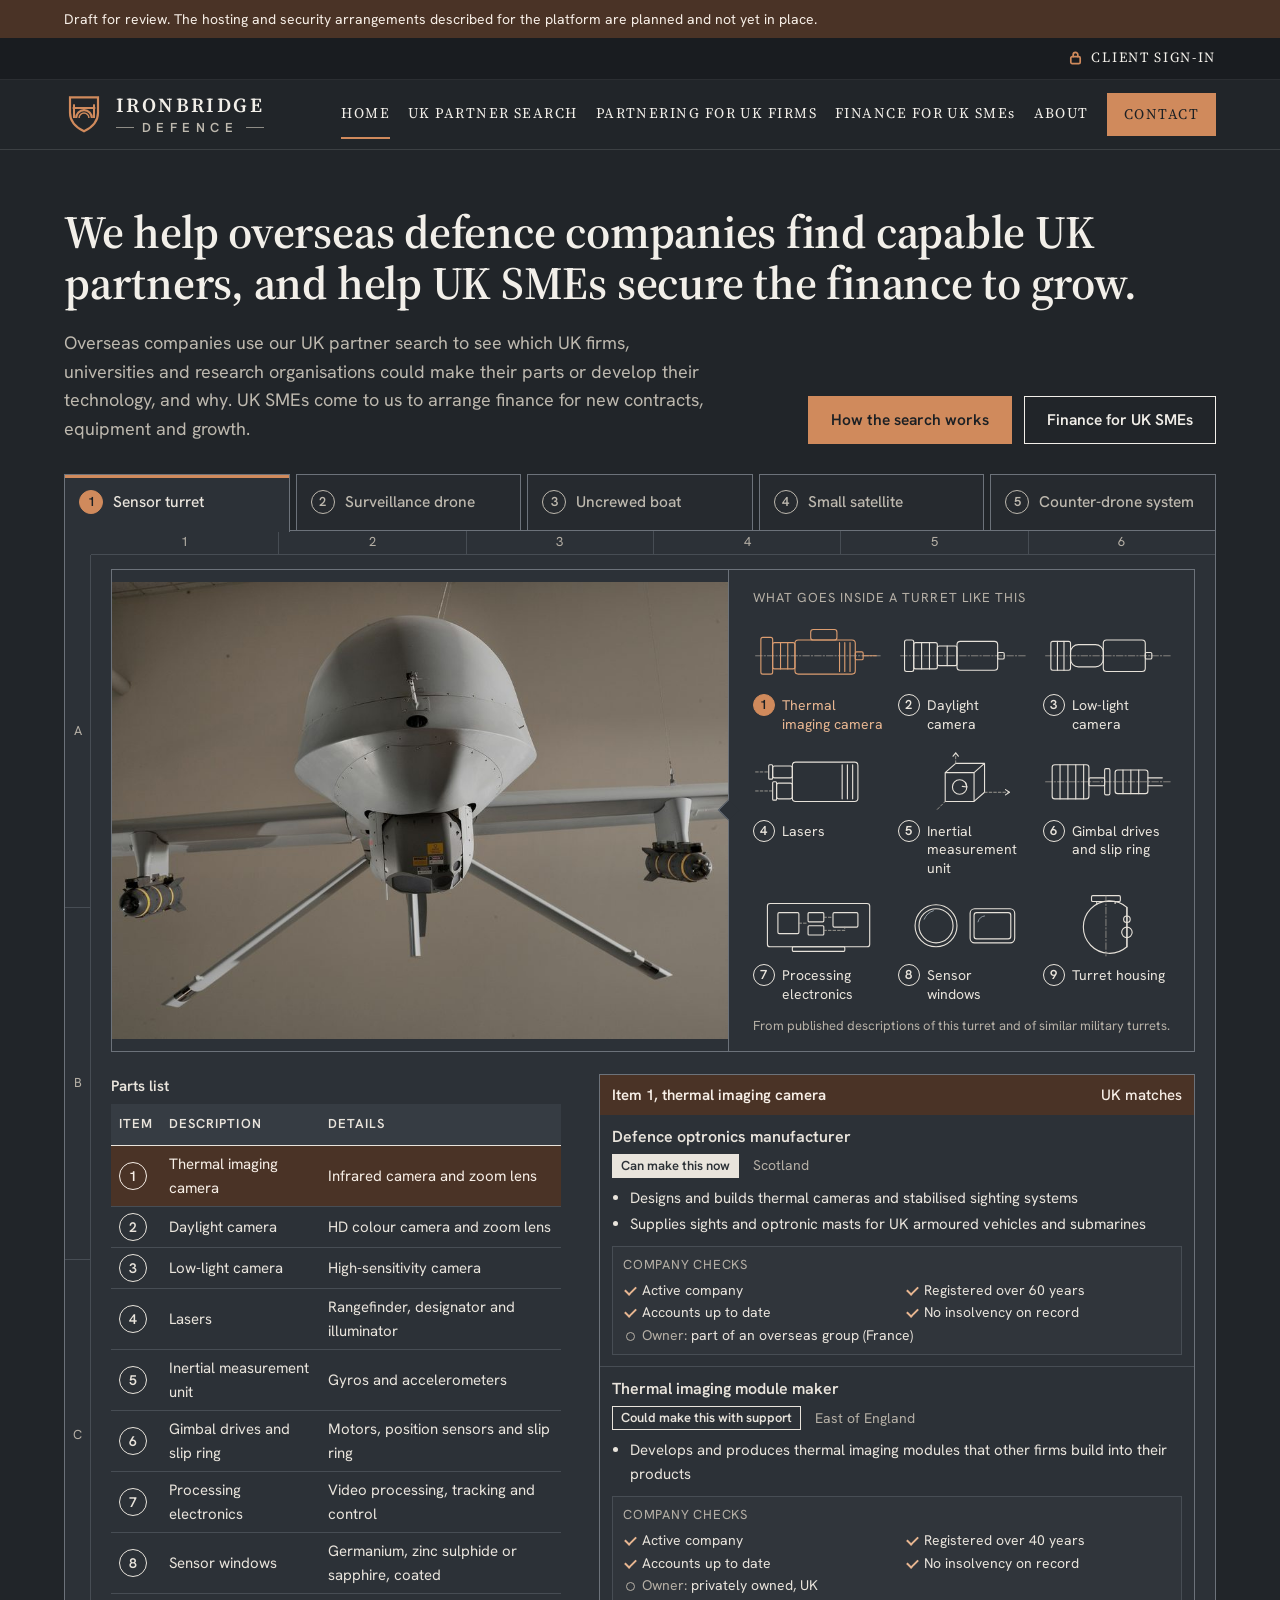
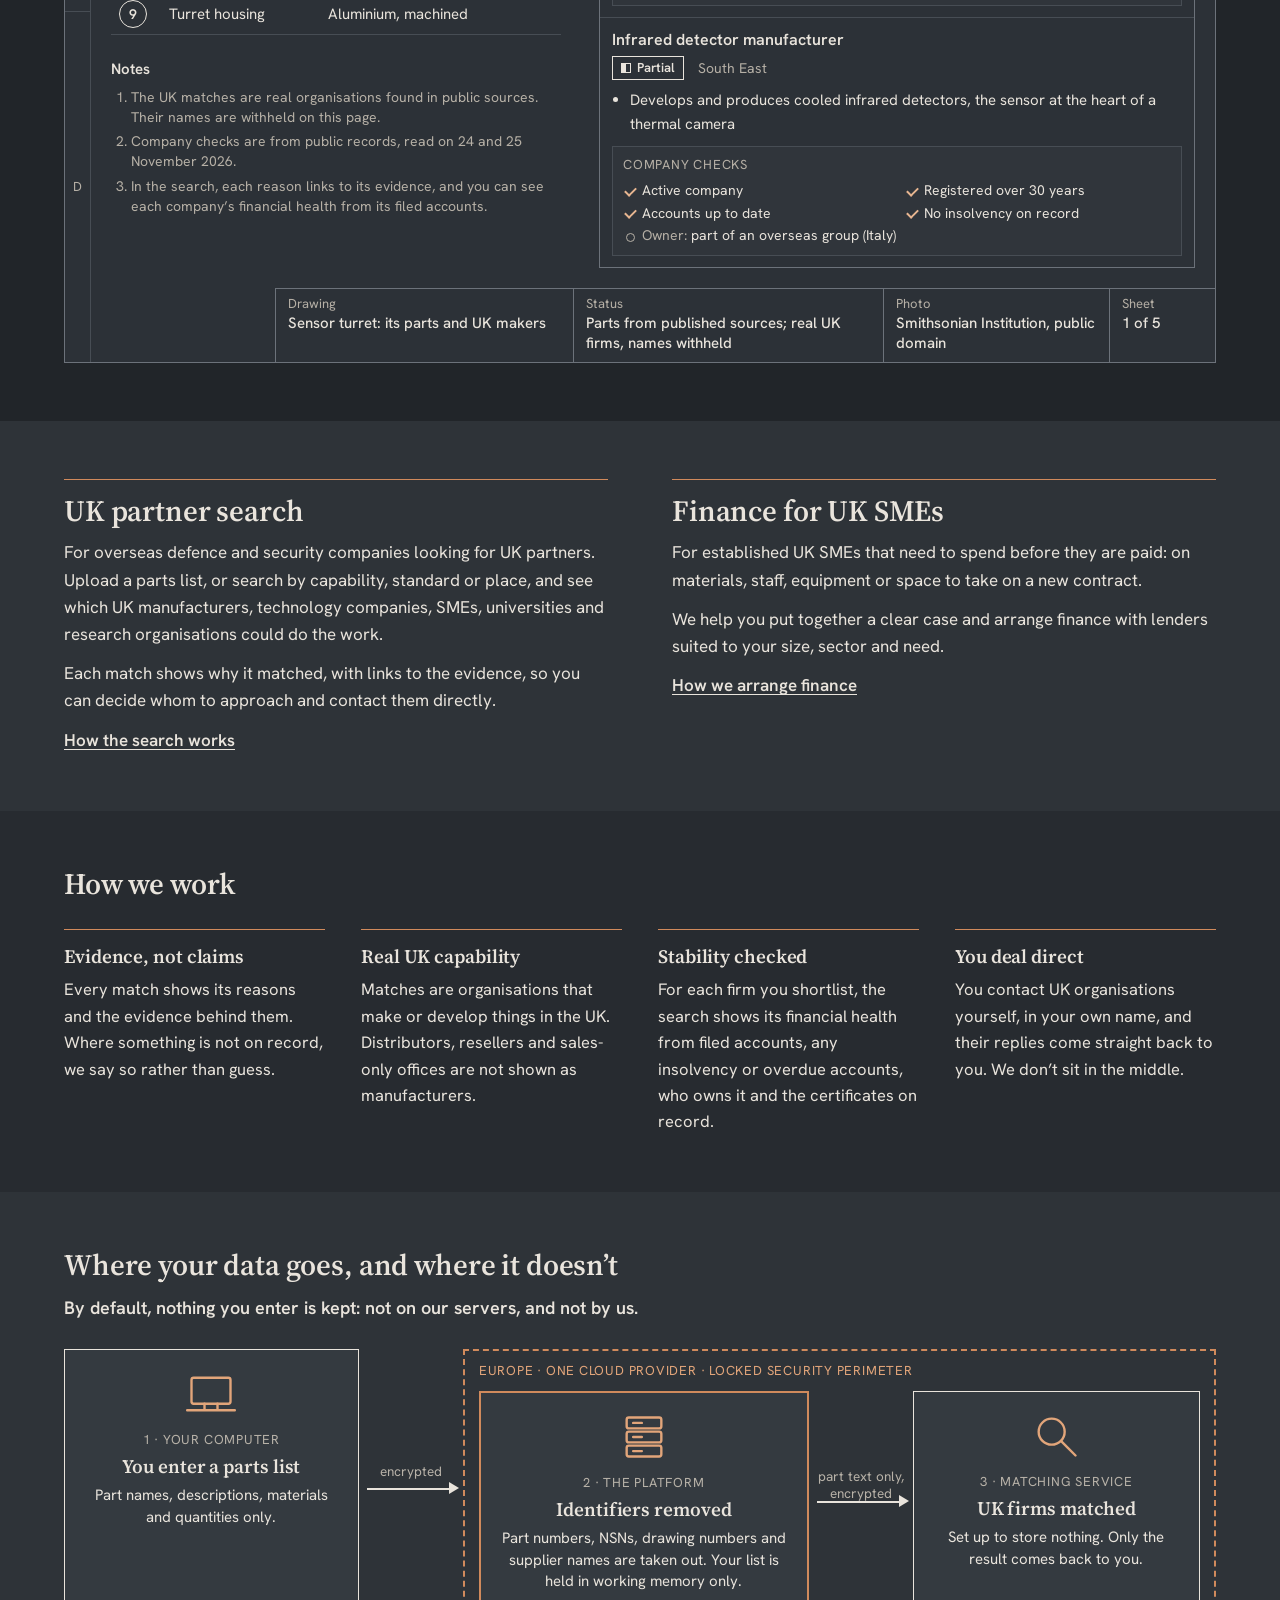
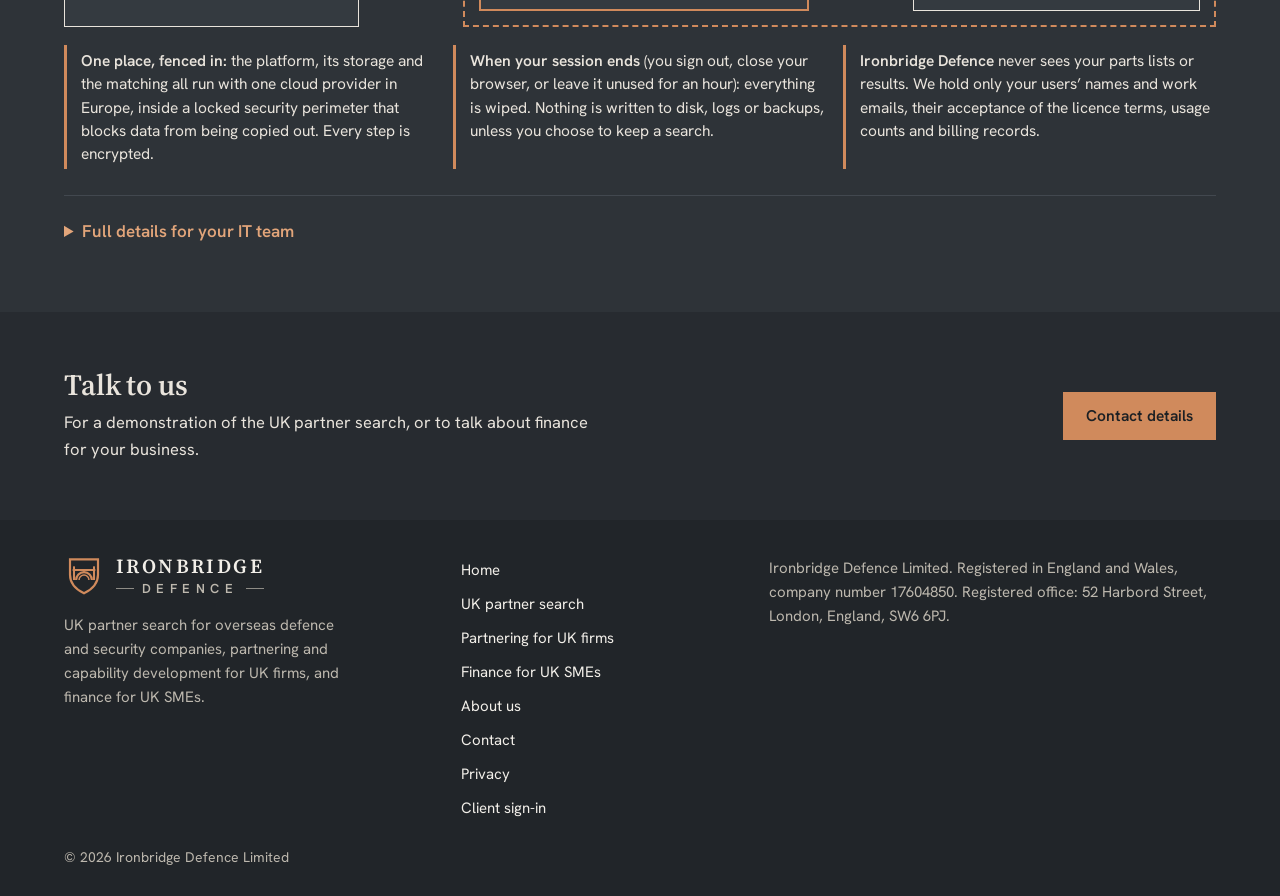
<file: index.html>
<!DOCTYPE html>
<html lang="en-GB">
<head>
<meta charset="utf-8">
<meta name="viewport" content="width=device-width, initial-scale=1">
<meta name="color-scheme" content="dark">
<meta name="theme-color" content="#212529">
<title>Ironbridge Defence</title>
<meta name="description" content="We help overseas defence companies find capable UK partners, and help UK SMEs secure the finance to grow.">
<meta name="robots" content="noindex">
<link rel="canonical" href="https://ironbridgedefence.com/">
<meta property="og:type" content="website">
<meta property="og:site_name" content="Ironbridge Defence">
<meta property="og:locale" content="en_GB">
<meta property="og:title" content="Ironbridge Defence">
<meta property="og:description" content="We help overseas defence companies find capable UK partners, and help UK SMEs secure the finance to grow.">
<meta property="og:url" content="https://ironbridgedefence.com/">
<meta property="og:image" content="https://ironbridgedefence.com/img/share-card-v2.jpg">
<meta property="og:image:width" content="1200">
<meta property="og:image:height" content="630">
<meta property="og:image:alt" content="Ironbridge Defence: UK partner search for overseas defence and security companies, and finance for UK SMEs.">
<meta name="twitter:card" content="summary_large_image">
<link rel="icon" href="favicon.svg?v=d7cbdb1c26" type="image/svg+xml">
<link rel="preload" href="fonts/hanken-grotesk-latin.woff2" as="font" type="font/woff2" crossorigin>
<link rel="preload" href="fonts/source-serif-4-latin.woff2" as="font" type="font/woff2" crossorigin>
<link rel="stylesheet" href="site.css?v=cce627031d">
</head>
<body>
<a class="skip" href="#main">Skip to content</a>
<p class="draft">Draft for review. The hosting and security arrangements described for the platform are planned and not yet in place.</p>
<div class="util"><div class="wrap"><a href="sign-in.html"><svg viewBox="0 0 16 16" aria-hidden="true"><rect x="3" y="7" width="10" height="7.5" rx="1.5"/><path d="M5.5 7V5a2.5 2.5 0 0 1 5 0v2"/></svg>Client sign-in</a></div></div>
<header class="top"><div class="wrap bar"><a class="brand" href="index.html" aria-label="Ironbridge Defence, home"><span class="bmark" aria-hidden="true"><svg viewBox="0 0 120 120" focusable="false"><path d="M18,10 H102 V56 C102,82 84,100 60,112 C36,100 18,82 18,56 Z" fill="none" stroke="currentColor" stroke-width="6.5" stroke-linejoin="miter"/><rect x="26" y="39" width="68" height="6" fill="currentColor"/><rect x="27" y="31" width="6" height="41" fill="currentColor"/><rect x="87" y="31" width="6" height="41" fill="currentColor"/><path d="M36.25,72.00 A23.75,23.75 0 0 1 83.75,72.00" fill="none" stroke="currentColor" stroke-width="6.5"/><path d="M45.25,72.00 A14.75,14.75 0 0 1 74.75,72.00" fill="none" stroke="currentColor" stroke-width="4.5"/></svg></span><span class="bwords" aria-hidden="true"><span class="bw1">IRONBRIDGE</span><span class="bw2"><i></i>DEFENCE<i></i></span></span></a><nav class="nav" aria-label="Main"><a href="index.html" aria-current="page">Home</a><a href="uk-partner-search.html">UK partner search</a><a href="uk-firms.html">Partnering for UK firms</a><a href="finance.html">Finance for UK SME<span class="lcs">s</span></a><a href="about.html">About</a><a class="navbtn" href="about.html#contact">Contact</a></nav></div></header>
<main id="main">
<section class="band"><div class="wrap hero">
  <h1>We help overseas defence companies find capable UK partners, and help UK&nbsp;SMEs secure the finance to grow.</h1>
  <p class="lede">Overseas companies use our UK partner search to see which UK firms, universities and research organisations could make their parts or develop their technology, and why. UK&nbsp;SMEs come to us to arrange finance for new contracts, equipment and growth.</p>
  <div class="actions"><a class="btn solid" href="uk-partner-search.html">How the search works</a><a class="btn" href="finance.html">Finance for UK&nbsp;SMEs</a></div>
  <div class="exset"><div class="extabs" role="tablist" aria-label="Example products" hidden><button class="extab" type="button" role="tab" id="tab-turret" aria-controls="ex-turret" aria-selected="true"><b>1</b><span>Sensor turret</span></button><button class="extab" type="button" role="tab" id="tab-drone" aria-controls="ex-drone" aria-selected="false"><b>2</b><span>Surveillance drone</span></button><button class="extab" type="button" role="tab" id="tab-usv" aria-controls="ex-usv" aria-selected="false"><b>3</b><span>Uncrewed boat</span></button><button class="extab" type="button" role="tab" id="tab-sat" aria-controls="ex-sat" aria-selected="false"><b>4</b><span>Small satellite</span></button><button class="extab" type="button" role="tab" id="tab-cuas" aria-controls="ex-cuas" aria-selected="false"><b>5</b><span>Counter-drone system</span></button></div><figure class="sheet pic expanel" id="ex-turret" aria-label="Example 1 of 5: sensor turret: its parts and uk makers"><div class="zt" aria-hidden="true"><span>1</span><span>2</span><span>3</span><span>4</span><span>5</span><span>6</span></div><div class="zl" aria-hidden="true"><span>A</span><span>B</span><span>C</span><span>D</span></div><div class="exfig"><div class="tphoto"><img src="img/ex-turret-900.jpg?v=20" srcset="img/ex-turret-900.jpg?v=20 900w, img/ex-turret-1800.jpg?v=20 1800w" sizes="(max-width: 900px) 92vw, 680px" width="1800" height="1334" alt="Photo of a military drone seen from the front, with its sensor turret under the nose and its wings either side." style="object-position:50% 50%"></div><div class="tparts"><p class="thead">What goes inside a turret like this</p><ol class="tgrid"><li class="tp sel"><svg viewBox="0 0 200 100" aria-hidden="true"><path class="cl" d="M4 50H196"/><rect x="12" y="22" width="18" height="56" rx="3"/><rect x="30" y="30" width="34" height="40" rx="3"/><path d="M42 30V70M53 30V70"/><rect x="64" y="26" width="92" height="52" rx="5"/><rect x="88" y="10" width="40" height="16" rx="4"/><path d="M132 30V74M140 30V74M148 30V74"/><rect x="156" y="44" width="12" height="12" rx="2"/><path d="M168 50H188"/></svg><p><b>1</b><span>Thermal imaging camera</span></p></li><li class="tp"><svg viewBox="0 0 200 100" aria-hidden="true"><path class="cl" d="M4 50H196"/><rect x="10" y="26" width="14" height="48" rx="3"/><rect x="24" y="30" width="36" height="40" rx="3"/><path d="M36 30V70M48 30V70"/><rect x="60" y="35" width="30" height="30" rx="3"/><path d="M75 35V65"/><rect x="90" y="28" width="62" height="44" rx="5"/><rect x="152" y="45" width="10" height="10" rx="2"/></svg><p><b>2</b><span>Daylight camera</span></p></li><li class="tp"><svg viewBox="0 0 200 100" aria-hidden="true"><path class="cl" d="M4 50H196"/><rect x="12" y="28" width="30" height="44" rx="3"/><path d="M22 28V72M32 28V72"/><rect x="42" y="33" width="50" height="34" rx="12"/><rect x="92" y="26" width="64" height="48" rx="5"/><rect x="156" y="45" width="10" height="10" rx="2"/></svg><p><b>3</b><span>Low-light camera</span></p></li><li class="tp"><svg viewBox="0 0 200 100" aria-hidden="true"><path class="bm" d="M4 35H24M4 64H30"/><rect x="24" y="24" width="6" height="22" rx="1.5"/><rect x="30" y="26" width="30" height="18" rx="3"/><rect x="30" y="50" width="6" height="28" rx="1.5"/><rect x="36" y="52" width="24" height="24" rx="3"/><rect x="60" y="20" width="100" height="60" rx="5"/><path d="M136 24V76M144 24V76M152 24V76"/></svg><p><b>4</b><span>Lasers</span></p></li><li class="tp"><svg viewBox="0 0 200 100" aria-hidden="true"><path d="M72 36H116V80H72Z M72 36 88 22H132L116 36 M116 80 132 66V22"/><circle cx="94" cy="58" r="11"/><path d="M103 51l2 7-7-1"/><path class="bm" d="M132 66H170M88 22V6M60 92 72 80"/><path d="M164 62l6 4-6 4M84 11l4-5 4 5"/></svg><p><b>5</b><span>Inertial measurement unit</span></p></li><li class="tp"><svg viewBox="0 0 200 100" aria-hidden="true"><path class="cl" d="M4 50H196"/><rect x="14" y="24" width="56" height="52" rx="4"/><path d="M26 24V76M38 24V76M50 24V76M62 24V76"/><rect x="70" y="44" width="24" height="12" rx="2"/><rect x="94" y="30" width="8" height="40" rx="2"/><rect x="110" y="32" width="50" height="36" rx="4"/><path d="M122 32V68M134 32V68M146 32V68M160 44H182M160 56H182"/></svg><p><b>6</b><span>Gimbal drives and slip ring</span></p></li><li class="tp"><svg viewBox="0 0 200 100" aria-hidden="true"><rect x="22" y="16" width="156" height="66" rx="4"/><rect x="38" y="30" width="32" height="32" rx="2"/><rect x="84" y="30" width="24" height="14" rx="1.5"/><rect x="84" y="50" width="24" height="14" rx="1.5"/><rect x="122" y="30" width="38" height="22" rx="2"/><rect x="60" y="82" width="80" height="7" rx="1.5"/><path class="bm" d="M70 46H84M108 37H122M108 57H140V52"/></svg><p><b>7</b><span>Processing electronics</span></p></li><li class="tp"><svg viewBox="0 0 200 100" aria-hidden="true"><circle cx="58" cy="50" r="32"/><circle cx="58" cy="50" r="26"/><path class="sh" d="M40 40Q44 30 54 27"/><rect x="110" y="24" width="68" height="52" rx="7"/><rect x="116" y="30" width="56" height="40" rx="4"/><path class="sh" d="M122 44Q124 36 132 35"/></svg><p><b>8</b><span>Sensor windows</span></p></li><li class="tp"><svg viewBox="0 0 200 100" aria-hidden="true"><path d="M128 22A40 40 0 1 0 128 82Z"/><path d="M128 22V82"/><rect x="74" y="4" width="44" height="9" rx="2"/><path d="M82 13V16M110 13V16"/><path class="cl" d="M96 4V96"/><circle cx="128" cy="40" r="5"/><circle cx="128" cy="60" r="8"/></svg><p><b>9</b><span>Turret housing</span></p></li></ol><p class="tsrc">From published descriptions of this turret and of similar military turrets.</p></div></div><div class="sgrid two-up"><div class="bomcell"><table class="bom"><caption>Parts list</caption><thead><tr><th>Item</th><th>Description</th><th>Details</th></tr></thead><tbody><tr class="sel"><td><span class="bl">1</span></td><td>Thermal imaging camera</td><td>Infrared camera and zoom lens</td></tr><tr><td><span class="bl">2</span></td><td>Daylight camera</td><td>HD colour camera and zoom lens</td></tr><tr><td><span class="bl">3</span></td><td>Low-light camera</td><td>High-sensitivity camera</td></tr><tr><td><span class="bl">4</span></td><td>Lasers</td><td>Rangefinder, designator and illuminator</td></tr><tr><td><span class="bl">5</span></td><td>Inertial measurement unit</td><td>Gyros and accelerometers</td></tr><tr><td><span class="bl">6</span></td><td>Gimbal drives and slip ring</td><td>Motors, position sensors and slip ring</td></tr><tr><td><span class="bl">7</span></td><td>Processing electronics</td><td>Video processing, tracking and control</td></tr><tr><td><span class="bl">8</span></td><td>Sensor windows</td><td>Germanium, zinc sulphide or sapphire, coated</td></tr><tr><td><span class="bl">9</span></td><td>Turret housing</td><td>Aluminium, machined</td></tr></tbody></table></div><div class="matchcell"><div class="match" aria-label="UK matches for item 1, the thermal imaging camera"><p class="mh">Item 1, thermal imaging camera<span>UK matches</span></p><div class="firm"><p class="fn">Defence optronics manufacturer</p><p class="fm"><span class="chip a">Can make this now</span><span>Scotland</span></p><ul class="why"><li>Designs and builds thermal cameras and stabilised sighting systems</li><li>Supplies sights and optronic masts for UK armoured vehicles and submarines</li></ul><div class="chkbox"><p class="chh">Company checks</p><ul class="chk"><li class="ok">Active company</li><li class="ok">Registered over 60 years</li><li class="ok">Accounts up to date</li><li class="ok">No insolvency on record</li><li class="own"><span>Owner:</span> part of an overseas group (France)</li></ul></div></div><div class="firm"><p class="fn">Thermal imaging module maker</p><p class="fm"><span class="chip">Could make this with support</span><span>East of England</span></p><ul class="why"><li>Develops and produces thermal imaging modules that other firms build into their products</li></ul><div class="chkbox"><p class="chh">Company checks</p><ul class="chk"><li class="ok">Active company</li><li class="ok">Registered over 40 years</li><li class="ok">Accounts up to date</li><li class="ok">No insolvency on record</li><li class="own"><span>Owner:</span> privately owned, UK</li></ul></div></div><div class="firm"><p class="fn">Infrared detector manufacturer</p><p class="fm"><span class="chip"><i class="half"></i>Partial</span><span>South East</span></p><ul class="why"><li>Develops and produces cooled infrared detectors, the sensor at the heart of a thermal camera</li></ul><div class="chkbox"><p class="chh">Company checks</p><ul class="chk"><li class="ok">Active company</li><li class="ok">Registered over 30 years</li><li class="ok">Accounts up to date</li><li class="ok">No insolvency on record</li><li class="own"><span>Owner:</span> part of an overseas group (Italy)</li></ul></div></div></div></div><div class="notes"><p class="nh">Notes</p><ol><li>The UK matches are real organisations found in public sources. Their names are withheld on this page.</li><li>Company checks are from public records, read on 24 and 25 November 2026.</li><li>In the search, each reason links to its evidence, and you can see each company’s financial health from its filed accounts.</li></ol></div></div><div class="tb photo"><div><span>Drawing</span><b>Sensor turret: its parts and UK makers</b></div><div><span>Status</span><b>Parts from published sources; real UK firms, names withheld</b></div><div><span>Photo</span><b>Smithsonian Institution, public domain</b></div><div><span>Sheet</span><b>1 of 5</b></div></div></figure><figure class="sheet pic expanel" id="ex-drone" aria-label="Example 2 of 5: surveillance drone: its parts and uk makers"><div class="zt" aria-hidden="true"><span>1</span><span>2</span><span>3</span><span>4</span><span>5</span><span>6</span></div><div class="zl" aria-hidden="true"><span>A</span><span>B</span><span>C</span><span>D</span></div><div class="exfig"><div class="tphoto"><img src="img/ex-drone-900.jpg?v=20" srcset="img/ex-drone-900.jpg?v=20 900w, img/ex-drone-1800.jpg?v=20 1800w" sizes="(max-width: 900px) 92vw, 680px" width="1800" height="1334" alt="Photo of a military surveillance drone on its launch catapult in the desert, ready for take-off." loading="lazy" style="object-position:50% 50%"></div><div class="tparts"><p class="thead">The parts of a drone like this</p><ol class="tgrid"><li class="tp"><svg viewBox="0 0 200 100" aria-hidden="true"><path class="cl" d="M100 2V98"/><path d="M94 40 14 58V68L94 54M106 40 186 58V68L106 54"/><rect x="94" y="8" width="12" height="78" rx="6"/><rect x="10" y="57" width="4" height="12" rx="1.5"/><rect x="186" y="57" width="4" height="12" rx="1.5"/><circle cx="100" cy="17" r="3.5"/><path d="M86 91H114"/><circle cx="100" cy="90" r="2.5"/><path class="sh" d="M18 64.3 52 58.4M182 64.3 148 58.4"/></svg><p><b>1</b><span>Airframe and wings</span></p></li><li class="tp sel"><svg viewBox="0 0 200 100" aria-hidden="true"><path class="cl" d="M4 50H196"/><path class="bm" d="M14 57H52"/><rect x="52" y="39" width="44" height="22" rx="6"/><rect x="60" y="13" width="28" height="26" rx="3"/><path d="M60 19H88M60 25H88M60 31H88"/><rect x="70" y="5" width="8" height="8" rx="1.5"/><path class="bm" d="M88 22H104V34"/><rect x="96" y="45" width="18" height="10" rx="2"/><rect x="114" y="40" width="12" height="20" rx="4"/><path d="M119 40C115 28 116 16 120 6C124 16 125 28 121 40Z"/><path d="M119 60C115 72 116 84 120 94C124 84 125 72 121 60Z"/></svg><p><b>2</b><span>Engine</span></p></li><li class="tp"><svg viewBox="0 0 200 100" aria-hidden="true"><path class="bm" d="M66 14Q82 3 98 14M73 19Q82 13 91 19"/><rect x="64" y="22" width="36" height="16" rx="2"/><rect x="74" y="26" width="16" height="8" rx="1"/><rect x="30" y="38" width="112" height="46" rx="4"/><rect x="44" y="50" width="26" height="24" rx="2"/><rect x="80" y="50" width="20" height="10" rx="1.5"/><rect x="80" y="64" width="20" height="10" rx="1.5"/><rect x="110" y="50" width="20" height="24" rx="2"/><rect x="142" y="48" width="10" height="8" rx="1.5"/><rect x="142" y="64" width="10" height="8" rx="1.5"/></svg><p><b>3</b><span>Avionics</span></p></li><li class="tp"><svg viewBox="0 0 200 100" aria-hidden="true"><rect x="34" y="44" width="92" height="40" rx="4"/><path d="M48 52V76M56 52V76M64 52V76"/><circle cx="96" cy="64" r="7"/><circle cx="112" cy="64" r="5"/><path d="M126 74H140"/><rect x="140" y="62" width="10" height="22" rx="2"/><path d="M145 62V12"/><path class="bm" d="M156 20Q166 31 156 42M164 12Q181 31 164 50"/></svg><p><b>4</b><span>Datalinks</span></p></li><li class="tp"><svg viewBox="0 0 200 100" aria-hidden="true"><rect x="70" y="6" width="60" height="8" rx="2"/><rect x="90" y="14" width="20" height="14" rx="2"/><circle cx="100" cy="58" r="30"/><circle cx="88" cy="60" r="9"/><circle cx="88" cy="60" r="4.5"/><rect x="103" y="51" width="18" height="18" rx="3"/><path class="sh" d="M79 41Q85 33 96 31"/></svg><p><b>5</b><span>Camera turret</span></p></li><li class="tp"><svg viewBox="0 0 200 100" aria-hidden="true"><path d="M36 60 180 6 182 12 38 66Z"/><rect x="26" y="66" width="118" height="8" rx="2"/><circle cx="48" cy="83" r="9"/><circle cx="48" cy="83" r="3.5"/><circle cx="122" cy="83" r="9"/><circle cx="122" cy="83" r="3.5"/><path d="M26 70H12"/><circle cx="10" cy="70" r="2"/><path d="M104 66V41.3M136 66V29.3"/><rect x="108" y="52" width="24" height="12" rx="6"/><g transform="rotate(-20.6 146.6 12.6)"><rect x="129.6" y="8.6" width="34" height="8" rx="4"/><path d="M138 8.6 135 0H141L145 8.6"/><path d="M127 5V20"/></g></svg><p><b>6</b><span>Launcher</span></p></li><li class="tp"><svg viewBox="0 0 200 100" aria-hidden="true"><rect x="18" y="80" width="58" height="7" rx="2"/><circle cx="32" cy="91" r="5"/><circle cx="62" cy="91" r="5"/><rect x="40" y="26" width="6" height="54" rx="2"/><path d="M46 28 152 6M46 40 152 6"/><path class="bm" d="M152 6V94"/><path d="M94 58H152M94 58V49M152 58V49"/><circle cx="123" cy="59" r="5"/><path class="sh" d="M152 49 157 45"/></svg><p><b>7</b><span>Recovery system</span></p></li><li class="tp"><svg viewBox="0 0 200 100" aria-hidden="true"><rect x="24" y="20" width="98" height="64" rx="5"/><rect x="32" y="28" width="82" height="48" rx="2"/><path class="sh" d="M42 66 58 50 74 56 92 38 106 42"/><circle cx="92" cy="38" r="3"/><path class="bm" d="M122 54H136"/><rect x="136" y="38" width="46" height="34" rx="12"/><circle cx="150" cy="55" r="6"/><circle cx="168" cy="55" r="6"/></svg><p><b>8</b><span>Ground control station</span></p></li></ol><p class="tsrc">From the maker’s published details for this type of drone, and a US Air Force fact sheet.</p></div></div><div class="sgrid two-up"><div class="bomcell"><table class="bom"><caption>Parts list</caption><thead><tr><th>Item</th><th>Description</th><th>Details</th></tr></thead><tbody><tr><td><span class="bl">1</span></td><td>Airframe and wings</td><td>3.1 m wingspan; up to 28 kg at take-off</td></tr><tr class="sel"><td><span class="bl">2</span></td><td>Engine</td><td>Heavy fuel (JP‑5 or JP‑8) or petrol; over 18 hours’ flight</td></tr><tr><td><span class="bl">3</span></td><td>Avionics</td><td>Flight control and satellite navigation, resilient to GPS jamming</td></tr><tr><td><span class="bl">4</span></td><td>Datalinks</td><td>Encrypted digital video and control links</td></tr><tr><td><span class="bl">5</span></td><td>Camera turret</td><td>Day and infrared cameras, in the nose</td></tr><tr><td><span class="bl">6</span></td><td>Launcher</td><td>A catapult on wheels, so no runway is needed</td></tr><tr><td><span class="bl">7</span></td><td>Recovery system</td><td>A hook on the wingtip catches a rope hanging from a pole</td></tr><tr><td><span class="bl">8</span></td><td>Ground control station</td><td>Small and modular; used from vehicles, on land or on ships</td></tr></tbody></table></div><div class="matchcell"><div class="match" aria-label="UK matches for item 2, the engine"><p class="mh">Item 2, engine<span>UK matches</span></p><div class="firm"><p class="fn">Rotary engine maker</p><p class="fm"><span class="chip a">Can make this now</span><span>West Midlands</span></p><ul class="why"><li>Designs and makes rotary engines for drones, at one site in the UK</li><li>Has a heavy-fuel engine for military drones, developed under a US Army research contract</li><li>Launched a 2 kg, 3.7 kW engine in 2024 that runs on petrol or jet fuel (JP‑5, JP‑8)</li><li>Certified to AS9100, the aerospace quality standard</li></ul><div class="chkbox"><p class="chh">Company checks</p><ul class="chk"><li class="ok">Active company</li><li class="ok">Registered over 10 years</li><li class="ok">Accounts up to date</li><li class="ok">No insolvency on record</li><li class="own"><span>Owner:</span> privately owned, UK</li></ul></div></div></div></div><div class="notes"><p class="nh">Notes</p><ol><li>The UK matches are real organisations found in public sources. Their names are withheld on this page.</li><li>Company checks are from public records, read on 24 and 25 November 2026.</li><li>In the search, each reason links to its evidence, and you can see each company’s financial health from its filed accounts.</li></ol></div></div><div class="tb photo"><div><span>Drawing</span><b>Surveillance drone: its parts and UK makers</b></div><div><span>Status</span><b>Parts from published sources; real UK firms, names withheld</b></div><div><span>Photo</span><b>US Marine Corps, public domain</b></div><div><span>Sheet</span><b>2 of 5</b></div></div></figure><figure class="sheet pic expanel" id="ex-usv" aria-label="Example 3 of 5: uncrewed boat: its parts and uk makers"><div class="zt" aria-hidden="true"><span>1</span><span>2</span><span>3</span><span>4</span><span>5</span><span>6</span></div><div class="zl" aria-hidden="true"><span>A</span><span>B</span><span>C</span><span>D</span></div><div class="exfig"><div class="tphoto"><img src="img/ex-usv-900.jpg?v=20" srcset="img/ex-usv-900.jpg?v=20 900w, img/ex-usv-1800.jpg?v=20 1800w" sizes="(max-width: 900px) 92vw, 680px" width="1800" height="1334" alt="Photo of a small uncrewed military boat at sea, with a mast carrying radar, a camera and antennas." loading="lazy" style="object-position:50% 50%"></div><div class="tparts"><p class="thead">The parts of a boat like this</p><ol class="tgrid"><li class="tp sel"><svg viewBox="0 0 200 100" aria-hidden="true"><path class="bm" d="M4 64H196"/><path d="M10 32H166Q182 30 194 18L190 32Q180 70 140 80H22Q10 80 10 70Z"/><rect x="12" y="37" width="164" height="12" rx="6"/><path class="sh" d="M24 58H150"/><path d="M40 32V26H64V32M120 32V27H132V32"/></svg><p><b>1</b><span>Hull and deck</span></p></li><li class="tp"><svg viewBox="0 0 200 100" aria-hidden="true"><path class="bm" d="M100 30 196 54"/><path d="M34 26V18H74V26"/><rect x="22" y="26" width="64" height="38" rx="4"/><path d="M22 36H86"/><rect x="86" y="34" width="20" height="24" rx="3"/><path d="M106 46 164 62"/><path d="M168 63C162 52 164 42 171 38C176 45 174 55 168 63Z"/><path d="M168 63C174 72 172 82 165 86C160 79 162 70 168 63Z"/></svg><p><b>2</b><span>Engine and drive</span></p></li><li class="tp"><svg viewBox="0 0 200 100" aria-hidden="true"><path d="M44 24V14M56 24V14M68 24V14M80 24V14M92 24V14M104 24V14M116 24V14M128 24V14M140 24V14M152 24V14"/><rect x="32" y="24" width="136" height="60" rx="6"/><path d="M32 38H168"/><circle cx="66" cy="62" r="10"/><circle cx="66" cy="62" r="4"/><circle cx="100" cy="62" r="10"/><circle cx="100" cy="62" r="4"/><circle cx="134" cy="62" r="10"/><circle cx="134" cy="62" r="4"/></svg><p><b>3</b><span>Autonomy computer</span></p></li><li class="tp"><svg viewBox="0 0 200 100" aria-hidden="true"><rect x="18" y="52" width="62" height="34" rx="3"/><path d="M28 62H58M28 70H58"/><circle cx="68" cy="77" r="5"/><path class="bm" d="M73 77H112V58"/><rect x="104" y="52" width="80" height="6" rx="2"/><rect x="118" y="38" width="7" height="14" rx="2"/><rect x="163" y="38" width="7" height="14" rx="2"/><path d="M121.5 38V6M166.5 38V6"/><path class="bm" d="M112 8Q104 16 112 24M176 8Q184 16 176 24"/></svg><p><b>4</b><span>Communications</span></p></li><li class="tp"><svg viewBox="0 0 200 100" aria-hidden="true"><path d="M50 62Q50 30 100 28Q150 30 150 62Z"/><rect x="46" y="62" width="108" height="10" rx="3"/><rect x="88" y="72" width="24" height="16" rx="2"/><path class="sh" d="M62 52Q66 38 84 34"/><path class="bm" d="M160 36Q172 47 160 58M168 28Q186 47 168 66"/></svg><p><b>5</b><span>Radar</span></p></li><li class="tp"><svg viewBox="0 0 200 100" aria-hidden="true"><rect x="80" y="74" width="40" height="14" rx="3"/><path d="M88 74V64H112V74"/><rect x="66" y="24" width="68" height="40" rx="14"/><circle cx="86" cy="44" r="10"/><circle cx="86" cy="44" r="5"/><circle cx="114" cy="44" r="7"/><circle cx="114" cy="44" r="3"/><path class="sh" d="M74 33Q78 28 86 27"/></svg><p><b>6</b><span>Camera</span></p></li><li class="tp"><svg viewBox="0 0 200 100" aria-hidden="true"><rect x="70" y="4" width="60" height="7" rx="2"/><path d="M80 11 60 90M120 11 140 90"/><path d="M73.2 38H126.8M66.1 66H133.9"/><path class="sh" d="M80 11 126.8 38M120 11 73.2 38M73.2 38 133.9 66M126.8 38 66.1 66M66.1 66 140 90M133.9 66 60 90"/><path d="M54 90H66M134 90H146"/></svg><p><b>7</b><span>Mast</span></p></li><li class="tp"><svg viewBox="0 0 200 100" aria-hidden="true"><path class="bm" d="M130 6V34"/><path d="M124 28 130 36 136 28"/><rect x="36" y="36" width="58" height="32" rx="3"/><path d="M36 46H94"/><rect x="106" y="46" width="48" height="22" rx="3"/><rect x="16" y="68" width="168" height="10" rx="2"/><circle cx="26" cy="73" r="2.5"/><circle cx="174" cy="73" r="2.5"/></svg><p><b>8</b><span>Payload space</span></p></li></ol><p class="tsrc">From published descriptions of this boat, and the photo.</p></div></div><div class="sgrid two-up"><div class="bomcell"><table class="bom"><caption>Parts list</caption><thead><tr><th>Item</th><th>Description</th><th>Details</th></tr></thead><tbody><tr class="sel"><td><span class="bl">1</span></td><td>Hull and deck</td><td>Small boat hull, 4.8 metres long</td></tr><tr><td><span class="bl">2</span></td><td>Engine and drive</td><td>Range of 700 nautical miles at 22 knots</td></tr><tr><td><span class="bl">3</span></td><td>Autonomy computer</td><td>Computing equipment in a modular enclosure</td></tr><tr><td><span class="bl">4</span></td><td>Communications</td><td>Radio equipment and antennas</td></tr><tr><td><span class="bl">5</span></td><td>Radar</td><td>Finds a target for the boat to follow</td></tr><tr><td><span class="bl">6</span></td><td>Camera</td><td>On the mast, above the radar</td></tr><tr><td><span class="bl">7</span></td><td>Mast</td><td>Frame that carries the sensors</td></tr><tr><td><span class="bl">8</span></td><td>Payload space</td><td>Up to about 450 kg of equipment</td></tr></tbody></table></div><div class="matchcell"><div class="match" aria-label="UK matches for item 1, the hull and deck"><p class="mh">Item 1, hull and deck<span>UK matches</span></p><div class="firm"><p class="fn">Boatbuilder</p><p class="fm"><span class="chip a">Can make this now</span><span>Wales</span></p><ul class="why"><li>Builds aluminium, steel and GRP boats up to 24 metres for military and commercial clients</li><li>Designs, engineers and fabricates at its own yard</li></ul><div class="chkbox"><p class="chh">Company checks</p><ul class="chk"><li class="ok">Active company</li><li class="ok">Registered over 50 years</li><li class="ok">Accounts up to date</li><li class="ok">No insolvency on record</li><li class="own"><span>Owner:</span> part of a UK private group</li></ul></div></div><div class="firm"><p class="fn">Patrol boat builder</p><p class="fm"><span class="chip a">Can make this now</span><span>North West</span></p><ul class="why"><li>Builds aluminium and composite boats from 5 to 24 metres at its own shipyard</li><li>Won a UK Ministry of Defence contract for 18 police patrol craft</li></ul><div class="chkbox"><p class="chh">Company checks</p><ul class="chk"><li class="ok">Active company</li><li class="ok">Registered over 20 years</li><li class="ok">Accounts up to date</li><li class="ok">No insolvency on record</li><li class="own"><span>Owner:</span> privately owned, UK</li></ul></div></div></div></div><div class="notes"><p class="nh">Notes</p><ol><li>The UK matches are real organisations found in public sources. Their names are withheld on this page.</li><li>Company checks are from public records, read on 24 and 25 November 2026.</li><li>In the search, each reason links to its evidence, and you can see each company’s financial health from its filed accounts.</li></ol></div></div><div class="tb photo"><div><span>Drawing</span><b>Uncrewed boat: its parts and UK makers</b></div><div><span>Status</span><b>Parts from published sources; real UK firms, names withheld</b></div><div><span>Photo</span><b>US Navy, public domain</b></div><div><span>Sheet</span><b>3 of 5</b></div></div></figure><figure class="sheet pic expanel" id="ex-sat" aria-label="Example 4 of 5: small satellite: its parts and uk makers"><div class="zt" aria-hidden="true"><span>1</span><span>2</span><span>3</span><span>4</span><span>5</span><span>6</span></div><div class="zl" aria-hidden="true"><span>A</span><span>B</span><span>C</span><span>D</span></div><div class="exfig"><div class="tphoto"><img src="img/ex-sat-900.jpg?v=20" srcset="img/ex-sat-900.jpg?v=20 900w, img/ex-sat-1800.jpg?v=20 1800w" sizes="(max-width: 900px) 92vw, 680px" width="1800" height="1334" alt="Photo of two small satellites in orbit just after their release, with the Earth below." loading="lazy" style="object-position:50% 50%"></div><div class="tparts"><p class="thead">The parts of a small satellite like these</p><ol class="tgrid"><li class="tp"><svg viewBox="0 0 200 100" aria-hidden="true"><path d="M24 40H56V72H24Z"/><path d="M24 40 136 18H168L56 40M168 18V50L56 72"/><rect x="29" y="45" width="22" height="22" rx="1"/><path class="sh" d="M61.3 32.7H93.3V64.7M98.7 25.3H130.7V57.3"/></svg><p><b>1</b><span>Structure</span></p></li><li class="tp"><svg viewBox="0 0 200 100" aria-hidden="true"><rect x="14" y="32" width="38" height="36" rx="2"/><path d="M52 44H60M52 56H60"/><rect x="60" y="20" width="126" height="60" rx="2"/><path d="M91.5 20V80M123 20V80M154.5 20V80M60 50H186"/></svg><p><b>2</b><span>Solar panels</span></p></li><li class="tp sel"><svg viewBox="0 0 200 100" aria-hidden="true"><rect x="18" y="16" width="92" height="68" rx="4"/><circle cx="26" cy="24" r="3"/><circle cx="102" cy="24" r="3"/><circle cx="26" cy="76" r="3"/><circle cx="102" cy="76" r="3"/><rect x="38" y="34" width="26" height="22" rx="2"/><rect x="72" y="34" width="22" height="12" rx="1.5"/><rect x="72" y="52" width="22" height="12" rx="1.5"/><path class="bm" d="M110 50H122"/><rect x="124" y="26" width="58" height="20" rx="10"/><rect x="124" y="54" width="58" height="20" rx="10"/><rect x="182" y="32" width="5" height="8" rx="1"/><rect x="182" y="60" width="5" height="8" rx="1"/></svg><p><b>3</b><span>Power system and batteries</span></p></li><li class="tp"><svg viewBox="0 0 200 100" aria-hidden="true"><rect x="36" y="12" width="128" height="76" rx="4"/><circle cx="44" cy="20" r="3"/><circle cx="156" cy="20" r="3"/><circle cx="44" cy="80" r="3"/><circle cx="156" cy="80" r="3"/><rect x="58" y="18" width="84" height="8" rx="1.5"/><path d="M66 18V26M74 18V26M82 18V26M90 18V26M98 18V26M106 18V26M114 18V26M122 18V26M130 18V26"/><rect x="82" y="40" width="36" height="34" rx="2"/><path d="M88 40V36M96 40V36M104 40V36M112 40V36M88 74V78M96 74V78M104 74V78M112 74V78"/><rect x="50" y="44" width="20" height="10" rx="1.5"/><rect x="50" y="60" width="20" height="10" rx="1.5"/><rect x="130" y="44" width="20" height="26" rx="1.5"/></svg><p><b>4</b><span>On-board computer</span></p></li><li class="tp"><svg viewBox="0 0 200 100" aria-hidden="true"><rect x="18" y="52" width="76" height="34" rx="3"/><rect x="28" y="60" width="22" height="18" rx="1.5"/><circle cx="80" cy="69" r="5"/><path class="bm" d="M85 69H110"/><rect x="110" y="58" width="40" height="22" rx="2"/><path d="M122 58C122 34 146 16 188 12M140 58C142 42 160 32 192 32"/></svg><p><b>5</b><span>Radio and antennas</span></p></li><li class="tp"><svg viewBox="0 0 200 100" aria-hidden="true"><rect x="46" y="16" width="108" height="68" rx="8"/><circle cx="100" cy="50" r="25"/><circle cx="100" cy="50" r="17"/><circle cx="100" cy="50" r="5"/><path class="bm" d="M115 22A32 32 0 0 1 115 78"/><path d="M107 75 115 78 113 70"/></svg><p><b>6</b><span>Attitude control</span></p></li><li class="tp"><svg viewBox="0 0 200 100" aria-hidden="true"><path class="cl" d="M4 50H196"/><rect x="20" y="30" width="22" height="40" rx="3"/><rect x="42" y="34" width="58" height="32" rx="3"/><path d="M56 34V66M70 34V66M84 34V66"/><rect x="100" y="24" width="56" height="52" rx="4"/><rect x="156" y="30" width="7" height="40" rx="1.5"/><path d="M163 42H182M163 58H182"/></svg><p><b>7</b><span>Payload</span></p></li><li class="tp"><svg viewBox="0 0 200 100" aria-hidden="true"><rect x="16" y="60" width="78" height="12" rx="2"/><path d="M104 62 155.8 24.4 162.8 34.1 111 71.7Z"/><circle cx="99" cy="66" r="5"/><circle class="sh" cx="99" cy="66" r="10"/><path class="bm" d="M179 66A80 80 0 0 0 171 30"/><path d="M165 35 171 29 175 37"/></svg><p><b>8</b><span>Deployment mechanisms</span></p></li></ol><p class="tsrc">From NASA’s published guides to small satellites, and the photo.</p></div></div><div class="sgrid two-up"><div class="bomcell"><table class="bom"><caption>Parts list</caption><thead><tr><th>Item</th><th>Description</th><th>Details</th></tr></thead><tbody><tr><td><span class="bl">1</span></td><td>Structure</td><td>Frame in standard CubeSat sizes</td></tr><tr><td><span class="bl">2</span></td><td>Solar panels</td><td>Fixed to the body, or folding out</td></tr><tr class="sel"><td><span class="bl">3</span></td><td>Power system and batteries</td><td>Charges, stores and distributes power</td></tr><tr><td><span class="bl">4</span></td><td>On-board computer</td><td>Runs the satellite and stores its data</td></tr><tr><td><span class="bl">5</span></td><td>Radio and antennas</td><td>Antennas that unfold in orbit</td></tr><tr><td><span class="bl">6</span></td><td>Attitude control</td><td>Keeps the satellite steady and pointed</td></tr><tr><td><span class="bl">7</span></td><td>Payload</td><td>The mission’s camera or instrument</td></tr><tr><td><span class="bl">8</span></td><td>Deployment mechanisms</td><td>Hinges and releases for panels and antennas</td></tr></tbody></table></div><div class="matchcell"><div class="match" aria-label="UK matches for item 3, the power system and batteries"><p class="mh">Item 3, power system and batteries<span>UK matches</span></p><div class="firm"><p class="fn">Small satellite maker</p><p class="fm"><span class="chip a">Can make this now</span><span>Scotland</span></p><ul class="why"><li>Supplies its own range of power systems for small satellites</li><li>Develops solar panels for spacecraft in Glasgow</li></ul><div class="chkbox"><p class="chh">Company checks</p><ul class="chk"><li class="ok">Active company</li><li class="ok">Registered over 20 years</li><li class="ok">Accounts up to date</li><li class="ok">No insolvency on record</li><li class="own"><span>Owner:</span> part of an overseas group (Sweden)</li></ul></div></div><div class="firm"><p class="fn">Satellite manufacturer</p><p class="fm"><span class="chip">Could make this with support</span><span>South East</span></p><ul class="why"><li>Designs, builds and tests complete small satellites, about 70 so far for 22 countries</li></ul><div class="chkbox"><p class="chh">Company checks</p><ul class="chk"><li class="ok">Active company</li><li class="ok">Registered over 40 years</li><li class="ok">Accounts up to date</li><li class="ok">No insolvency on record</li><li class="own"><span>Owner:</span> part of a European aerospace group</li></ul></div></div></div></div><div class="notes"><p class="nh">Notes</p><ol><li>The UK matches are real organisations found in public sources. Their names are withheld on this page.</li><li>Company checks are from public records, read on 24 and 25 November 2026.</li><li>In the search, each reason links to its evidence, and you can see each company’s financial health from its filed accounts.</li></ol></div></div><div class="tb photo"><div><span>Drawing</span><b>Small satellite: its parts and UK makers</b></div><div><span>Status</span><b>Parts from published sources; real UK firms, names withheld</b></div><div><span>Photo</span><b>NASA, public domain</b></div><div><span>Sheet</span><b>4 of 5</b></div></div></figure><figure class="sheet pic expanel" id="ex-cuas" aria-label="Example 5 of 5: counter-drone system: its parts and uk makers"><div class="zt" aria-hidden="true"><span>1</span><span>2</span><span>3</span><span>4</span><span>5</span><span>6</span></div><div class="zl" aria-hidden="true"><span>A</span><span>B</span><span>C</span><span>D</span></div><div class="exfig"><div class="tphoto"><img src="img/ex-cuas-900.jpg?v=20" srcset="img/ex-cuas-900.jpg?v=20 900w, img/ex-cuas-1800.jpg?v=20 1800w" sizes="(max-width: 900px) 92vw, 680px" width="1800" height="1334" alt="Photo of a military counter-drone vehicle, with radar panels, a camera and antennas on a mast above the cab." loading="lazy" style="object-position:50% 50%"></div><div class="tparts"><p class="thead">The parts of a system like this</p><ol class="tgrid"><li class="tp"><svg viewBox="0 0 200 100" aria-hidden="true"><circle cx="46" cy="76" r="14"/><circle cx="46" cy="76" r="6"/><circle cx="154" cy="76" r="14"/><circle cx="154" cy="76" r="6"/><path d="M14 62H32M60 62H140M168 62H186V48L160 40H44L22 48Z"/><path d="M56 40V18H150V40M56 18 44 40M150 18 160 40"/><path d="M98 18V40"/></svg><p><b>1</b><span>Vehicles</span></p></li><li class="tp sel"><svg viewBox="0 0 200 100" aria-hidden="true"><rect x="92" y="8" width="16" height="20" rx="3"/><path d="M100 28V40"/><rect x="56" y="40" width="88" height="10" rx="2"/><path d="M58 50 34 58V86L60 78ZM142 50 166 58V86L140 78Z"/><rect x="72" y="52" width="56" height="34" rx="4"/><path class="sh" d="M80 60H120M80 68H120M80 76H120"/><path class="bm" d="M26 46Q16 60 26 74M174 46Q184 60 174 74"/></svg><p><b>2</b><span>Radar</span></p></li><li class="tp"><svg viewBox="0 0 200 100" aria-hidden="true"><rect x="62" y="56" width="76" height="30" rx="4"/><path d="M76 56V30M100 56V22M124 56V30"/><circle cx="76" cy="28" r="3"/><circle cx="100" cy="20" r="3"/><circle cx="124" cy="28" r="3"/><path class="bm" d="M24 20Q36 32 24 44M14 12Q32 32 14 52M176 20Q164 32 176 44M186 12Q168 32 186 52"/><path d="M74 71H126"/></svg><p><b>3</b><span>Radio-frequency sensor</span></p></li><li class="tp"><svg viewBox="0 0 200 100" aria-hidden="true"><rect x="84" y="78" width="32" height="12" rx="2"/><path d="M100 78V68"/><rect x="74" y="44" width="52" height="24" rx="4"/><rect x="62" y="12" width="76" height="32" rx="6"/><circle cx="82" cy="28" r="9"/><circle cx="82" cy="28" r="4"/><rect x="100" y="20" width="26" height="16" rx="2"/></svg><p><b>4</b><span>Camera</span></p></li><li class="tp"><svg viewBox="0 0 200 100" aria-hidden="true"><rect x="22" y="48" width="70" height="38" rx="4"/><path d="M32 58V76M40 58V76M48 58V76"/><circle cx="74" cy="67" r="6"/><path d="M92 62H112"/><path d="M112 46 136 34V90L112 78Z"/><path class="bm" d="M146 40Q160 62 146 84M158 30Q178 62 158 94"/></svg><p><b>5</b><span>Electronic jammer</span></p></li><li class="tp"><svg viewBox="0 0 200 100" aria-hidden="true"><rect x="30" y="14" width="110" height="68" rx="5"/><rect x="38" y="22" width="94" height="52" rx="2"/><circle cx="85" cy="48" r="18" class="sh"/><path class="sh" d="M85 30V66M67 48H103"/><path d="M96 38l5 5-5 5-5-5Z"/><rect x="60" y="82" width="50" height="6" rx="1.5"/><rect x="150" y="34" width="30" height="48" rx="4"/><path d="M156 44H174M156 52H174"/></svg><p><b>6</b><span>Command and control</span></p></li><li class="tp"><svg viewBox="0 0 200 100" aria-hidden="true"><rect x="14" y="54" width="54" height="30" rx="3"/><path d="M58 54V22"/><rect x="132" y="54" width="54" height="30" rx="3"/><path d="M142 54V22"/><path class="bm" d="M64 30H136"/><path d="M128 25 136 30 128 35M72 25 64 30 72 35"/><path d="M24 64H50M142 64H168"/></svg><p><b>7</b><span>Data link</span></p></li><li class="tp"><svg viewBox="0 0 200 100" aria-hidden="true"><rect x="30" y="74" width="140" height="12" rx="2"/><rect x="48" y="62" width="10" height="12" rx="2"/><rect x="96" y="62" width="10" height="12" rx="2"/><rect x="142" y="62" width="10" height="12" rx="2"/><path d="M53 62V10M101 62V22M147 62V14"/><circle cx="101" cy="20" r="3"/></svg><p><b>8</b><span>Antennas</span></p></li></ol><p class="tsrc">From the US Marine Corps’ published description of this system, and the photo.</p></div></div><div class="sgrid two-up"><div class="bomcell"><table class="bom"><caption>Parts list</caption><thead><tr><th>Item</th><th>Description</th><th>Details</th></tr></thead><tbody><tr><td><span class="bl">1</span></td><td>Vehicles</td><td>Two ultra-light tactical vehicles</td></tr><tr class="sel"><td><span class="bl">2</span></td><td>Radar</td><td>Four panels covering 360 degrees</td></tr><tr><td><span class="bl">3</span></td><td>Radio-frequency sensor</td><td>Detects drones up to 3,000 metres away</td></tr><tr><td><span class="bl">4</span></td><td>Camera</td><td>On the mast, above the radar</td></tr><tr><td><span class="bl">5</span></td><td>Electronic jammer</td><td>Cuts the drone’s control links</td></tr><tr><td><span class="bl">6</span></td><td>Command and control</td><td>One vehicle directs the other</td></tr><tr><td><span class="bl">7</span></td><td>Data link</td><td>Sends live data to a ship or command post</td></tr><tr><td><span class="bl">8</span></td><td>Antennas</td><td>For sensing, jamming and radios</td></tr></tbody></table></div><div class="matchcell"><div class="match" aria-label="UK matches for item 2, the radar"><p class="mh">Item 2, radar<span>UK matches</span></p><div class="firm"><p class="fn">Counter-drone radar maker</p><p class="fm"><span class="chip a">Can make this now</span><span>East of England</span></p><ul class="why"><li>Designs and manufactures electronic-scanning radars, including a range made to detect small drones</li><li>Its radars are in use in 35 countries</li></ul><div class="chkbox"><p class="chh">Company checks</p><ul class="chk"><li class="ok">Active company</li><li class="ok">Registered over 10 years</li><li class="ok">Accounts up to date</li><li class="ok">No insolvency on record</li><li class="own"><span>Owner:</span> privately owned, UK</li></ul></div></div></div></div><div class="notes"><p class="nh">Notes</p><ol><li>The UK matches are real organisations found in public sources. Their names are withheld on this page.</li><li>Company checks are from public records, read on 24 and 25 November 2026.</li><li>In the search, each reason links to its evidence, and you can see each company’s financial health from its filed accounts.</li></ol></div></div><div class="tb photo"><div><span>Drawing</span><b>Counter-drone system: its parts and UK makers</b></div><div><span>Status</span><b>Parts from published sources; real UK firms, names withheld</b></div><div><span>Photo</span><b>US Marine Corps, public domain</b></div><div><span>Sheet</span><b>5 of 5</b></div></div></figure></div>
</div></section>

<section class="band plane"><div class="wrap two">
  <article class="svc">
    <h2>UK partner search</h2>
    <p>For overseas defence and security companies looking for UK partners. Upload a parts list, or search by capability, standard or place, and see which UK manufacturers, technology companies, SMEs, universities and research organisations could do the work.</p>
    <p>Each match shows why it matched, with links to the evidence, so you can decide whom to approach and contact them directly.</p>
    <p><a class="more" href="uk-partner-search.html">How the search works</a></p>
  </article>
  <article class="svc">
    <h2>Finance for UK&nbsp;SMEs</h2>
    <p>For established UK&nbsp;SMEs that need to spend before they are paid: on materials, staff, equipment or space to take on a new contract.</p>
    <p>We help you put together a clear case and arrange finance with lenders suited to your size, sector and need.</p>
    <p><a class="more" href="finance.html">How we arrange finance</a></p>
  </article>
</div></section>

<section class="band"><div class="wrap">
  <h2>How we work</h2>
  <div class="four">
    <div class="item"><h3>Evidence, not claims</h3><p>Every match shows its reasons and the evidence behind them. Where something is not on record, we say so rather than guess.</p></div>
    <div class="item"><h3>Real UK capability</h3><p>Matches are organisations that make or develop things in the UK. Distributors, resellers and sales-only offices are not shown as manufacturers.</p></div>
    <div class="item"><h3>Stability checked</h3><p>For each firm you shortlist, the search shows its financial health from filed accounts, any insolvency or overdue accounts, who owns it and the certificates on record.</p></div>
    <div class="item"><h3>You deal direct</h3><p>You contact UK organisations yourself, in your own name, and their replies come straight back to you. We don’t sit in the middle.</p></div>
  </div>
</div></section>

<section class="band plane" id="data"><div class="wrap">
  <h2>Where your data goes, and where it doesn’t</h2>
  <p class="sub flowlead">By default, nothing you enter is kept: not on our servers, and not by us.</p>
  <div class="simple" role="group" aria-label="Your parts list makes one trip and is then wiped">
    <div class="sn"><span class="si" aria-hidden="true"><svg viewBox="0 0 48 48"><rect x="6" y="9" width="36" height="24" rx="2"/><path d="M2 39H46M18 33V39M30 33V39"/></svg></span>
      <p class="sk">1 · Your computer</p><h3>You enter a parts list</h3><p>Part names, descriptions, materials and quantities only.</p></div>
    <div class="sa" aria-hidden="true"><span>encrypted</span></div>
    <div class="fence"><p class="fl">Europe · one cloud provider · locked security perimeter</p>
    <div class="sn main"><span class="si" aria-hidden="true"><svg viewBox="0 0 48 48"><rect x="8" y="6" width="32" height="10" rx="2"/><rect x="8" y="19" width="32" height="10" rx="2"/><rect x="8" y="32" width="32" height="10" rx="2"/><path d="M14 11H22M14 24H22M14 37H22"/></svg></span>
      <p class="sk">2 · The platform</p><h3>Identifiers removed</h3><p>Part numbers, NSNs, drawing numbers and supplier names are taken out. Your list is held in working memory only.</p></div>
    <div class="sa" aria-hidden="true"><span>part text only, encrypted</span></div>
    <div class="sn"><span class="si" aria-hidden="true"><svg viewBox="0 0 48 48"><circle cx="20" cy="20" r="12"/><path d="M29 29 42 42"/></svg></span>
      <p class="sk">3 · Matching service</p><h3>UK firms matched</h3><p>Set up to store nothing. Only the result comes back to you.</p></div>
    </div>
  </div>
  <div class="send">
    <p><b>One place, fenced in:</b> the platform, its storage and the matching all run with one cloud provider in Europe, inside a locked security perimeter that blocks data from being copied out. Every step is encrypted.</p>
    <p><b>When your session ends</b> (you sign out, close your browser, or leave it unused for an hour): everything is wiped. Nothing is written to disk, logs or backups, unless you choose to keep a search.</p>
    <p><b>Ironbridge Defence</b> never sees your parts lists or results. We hold only your users’ names and work emails, their acceptance of the licence terms, usage counts and billing records.</p>
  </div>
  <details class="fmore"><summary>Full details for your IT team</summary>
  <div class="flow" role="group" aria-label="How your parts lists, results and plans are handled">
    <div class="fbox org"><h3>Your organisation</h3><p>Your users, each with their own sign-in, working in their web browser.</p><p>Results show on screen. Reports, spreadsheets, PDFs, enquiry letters and your search file download to your own computer.</p><p>To carry on later, you open your own search file.</p></div>
    <div class="farrows a1"><span class="fa r">your list</span><span class="fa l">results and downloads</span></div>
    <div class="fbox plat"><h3>The platform</h3><p class="fmeta">Hosted in Europe · inside the security perimeter · reached only over an encrypted connection</p><p>Your parts list, results, notes, shortlists, visit plans and enquiries are held only in your session’s working memory.</p><p><b>They are never written to disk, a temporary file, a log or a backup.</b></p><p>They are deleted when your session ends: when you sign out or close the page, and in any case after 60 minutes without use.</p></div>
    <div class="farrows a2"><span class="fa r">cleaned part text</span><span class="fa l">the result</span></div>
    <div class="fbox match2"><h3>Automated matching service</h3><p class="fmeta">Hosted in Europe · inside the security perimeter</p><p>Gets only part names and descriptions, materials, required certificates, assembly names and the purpose you type. Part numbers, NSNs, drawing numbers and supplier names are taken out first. For a one-page summary, it also gets that UK organisation’s public details.</p><p>Acts only on our instructions and sends back the result. Set up to store nothing: no caching and no logging of requests.</p></div>
    <div class="fdown d1" aria-hidden="true"><span>signs in</span></div>
    <div class="fdown d2 opt" aria-hidden="true"><span>only if you choose to keep it</span></div>
    <div class="felbow" aria-hidden="true"><i></i><span>usage counts only</span></div>
    <div class="fbox sign"><p class="fvia">Your users sign in here</p><h3>Sign-in service</h3><p class="fmeta">Hosted in Europe</p><p>Checks who is signing in. Holds each user’s name and work email.</p><p>Never sees your parts lists or results.</p></div>
    <div class="fbox kept"><p class="fvia">From the platform, only if you choose to keep a search</p><h3>Only if you choose: a kept search</h3><p>Stored in Europe, inside the security perimeter, encrypted, in your organisation’s own private area.</p><p>Only your organisation’s signed-in users can open it.</p><p>Deleted automatically 30 days after it was last opened, at once if you delete it, and within 30 days after your access ends.</p></div>
    <div class="fbox oper"><p class="fvia">From the platform: usage counts only</p><h3>Ironbridge Defence, the operator</h3><p>Holds only, apart from the platform: your users’ names and work emails, their acceptance of the licence terms, usage counts and billing records.</p><p><b>Never your parts lists, results, notes or plans, or which UK organisations you look at or contact.</b> We have no way to open your data through the platform.</p></div>
  </div>
  <div class="three fnotes">
    <div class="item"><h3>Maps, travel and places</h3><p>Visit planner maps: your own browser sends the places on your trip (the UK organisations, your hotel, stations and airports) straight to Google Maps, not through our servers. Google may set its own cookies there.</p><p>Rail times, fares and weather use station and town names only.</p><p>Our servers find postcodes and places themselves: nothing you type is sent out from them to find a place.</p></div>
    <div class="item"><h3>What never happens</h3><p>Your data is never sold or used for advertising.</p><p>It is never written to disk, logs or backups, unless you choose to keep a search.</p><p>No tracking or advertising cookies.</p><p>We never contact UK organisations for you: you send enquiries yourself, from your own email.</p></div>
    <div class="item"><h3>Before you upload</h3><p>Enter only part names, descriptions, materials and quantities.</p><p>No drawings, specifications, technical data or software.</p><p>Nothing classified, ITAR or EAR controlled, needing an export licence or clearance, or UK OFFICIAL-SENSITIVE.</p><p>Take out part numbers, NSNs, drawing numbers and supplier names. The platform removes them too, as a safety net.</p></div>
  </div>
  <p class="fsmall">Checked on every new version: automated tests fail if any of your data is written to disk, or if anything you type is sent from our servers to find a place. Solid arrows happen in every session; the dashed arrow only if you choose it. Full details are in the platform’s licence terms and privacy notice, available on request.</p>
  </details>
</div></section>

<section class="band"><div class="wrap cta">
  <div><h2>Talk to us</h2><p>For a demonstration of the UK partner search, or to talk about finance for your business.</p></div>
  <div class="actions"><a class="btn solid" href="about.html#contact">Contact details</a></div>
</div></section>
</main>
<footer class="foot"><div class="wrap">
  <div class="fgrid">
    <div><a class="brand" href="index.html" aria-label="Ironbridge Defence, home"><span class="bmark" aria-hidden="true"><svg viewBox="0 0 120 120" focusable="false"><path d="M18,10 H102 V56 C102,82 84,100 60,112 C36,100 18,82 18,56 Z" fill="none" stroke="currentColor" stroke-width="6.5" stroke-linejoin="miter"/><rect x="26" y="39" width="68" height="6" fill="currentColor"/><rect x="27" y="31" width="6" height="41" fill="currentColor"/><rect x="87" y="31" width="6" height="41" fill="currentColor"/><path d="M36.25,72.00 A23.75,23.75 0 0 1 83.75,72.00" fill="none" stroke="currentColor" stroke-width="6.5"/><path d="M45.25,72.00 A14.75,14.75 0 0 1 74.75,72.00" fill="none" stroke="currentColor" stroke-width="4.5"/></svg></span><span class="bwords" aria-hidden="true"><span class="bw1">IRONBRIDGE</span><span class="bw2"><i></i>DEFENCE<i></i></span></span></a>
      <p class="fdesc">UK partner search for overseas defence and security companies, partnering and capability development for UK firms, and finance for UK&nbsp;SMEs.</p></div>
    <nav class="flinks" aria-label="Footer"><a href="index.html">Home</a><a href="uk-partner-search.html">UK partner search</a><a href="uk-firms.html">Partnering for UK firms</a><a href="finance.html">Finance for UK&nbsp;SMEs</a><a href="about.html">About us</a><a href="about.html#contact">Contact</a><a href="about.html#privacy">Privacy</a><a href="sign-in.html">Client sign-in</a></nav>
    <p class="legal">Ironbridge Defence Limited. Registered in England and Wales, company number 17604850. Registered office: 52 Harbord Street, London, England, SW6 6PJ.</p>
  </div>
  <p class="copy">© 2026 Ironbridge Defence Limited</p>
</div></footer>
<script>
(()=>{const set=document.querySelector('.exset');if(!set)return;
const bar=set.querySelector('.extabs'),tabs=[...bar.querySelectorAll('.extab')],panels=tabs.map(t=>document.getElementById(t.getAttribute('aria-controls')));
panels.forEach((p,i)=>{p.setAttribute('role','tabpanel');p.setAttribute('aria-labelledby',tabs[i].id);p.removeAttribute('aria-label');p.tabIndex=0;});
const show=(i,focus)=>{tabs.forEach((t,j)=>{const on=i===j;t.setAttribute('aria-selected',on?'true':'false');t.tabIndex=on?0:-1;panels[j].hidden=!on;});if(focus)tabs[i].focus();};
tabs.forEach((t,i)=>{t.addEventListener('click',()=>show(i));
  t.addEventListener('keydown',e=>{const n={ArrowRight:(i+1)%tabs.length,ArrowLeft:(i+tabs.length-1)%tabs.length,Home:0,End:tabs.length-1}[e.key];
    if(n!==undefined){e.preventDefault();show(n,true);}});});
bar.hidden=false;set.classList.add('tabbed');show(0);})();
</script>
</body>
</html>
</file>
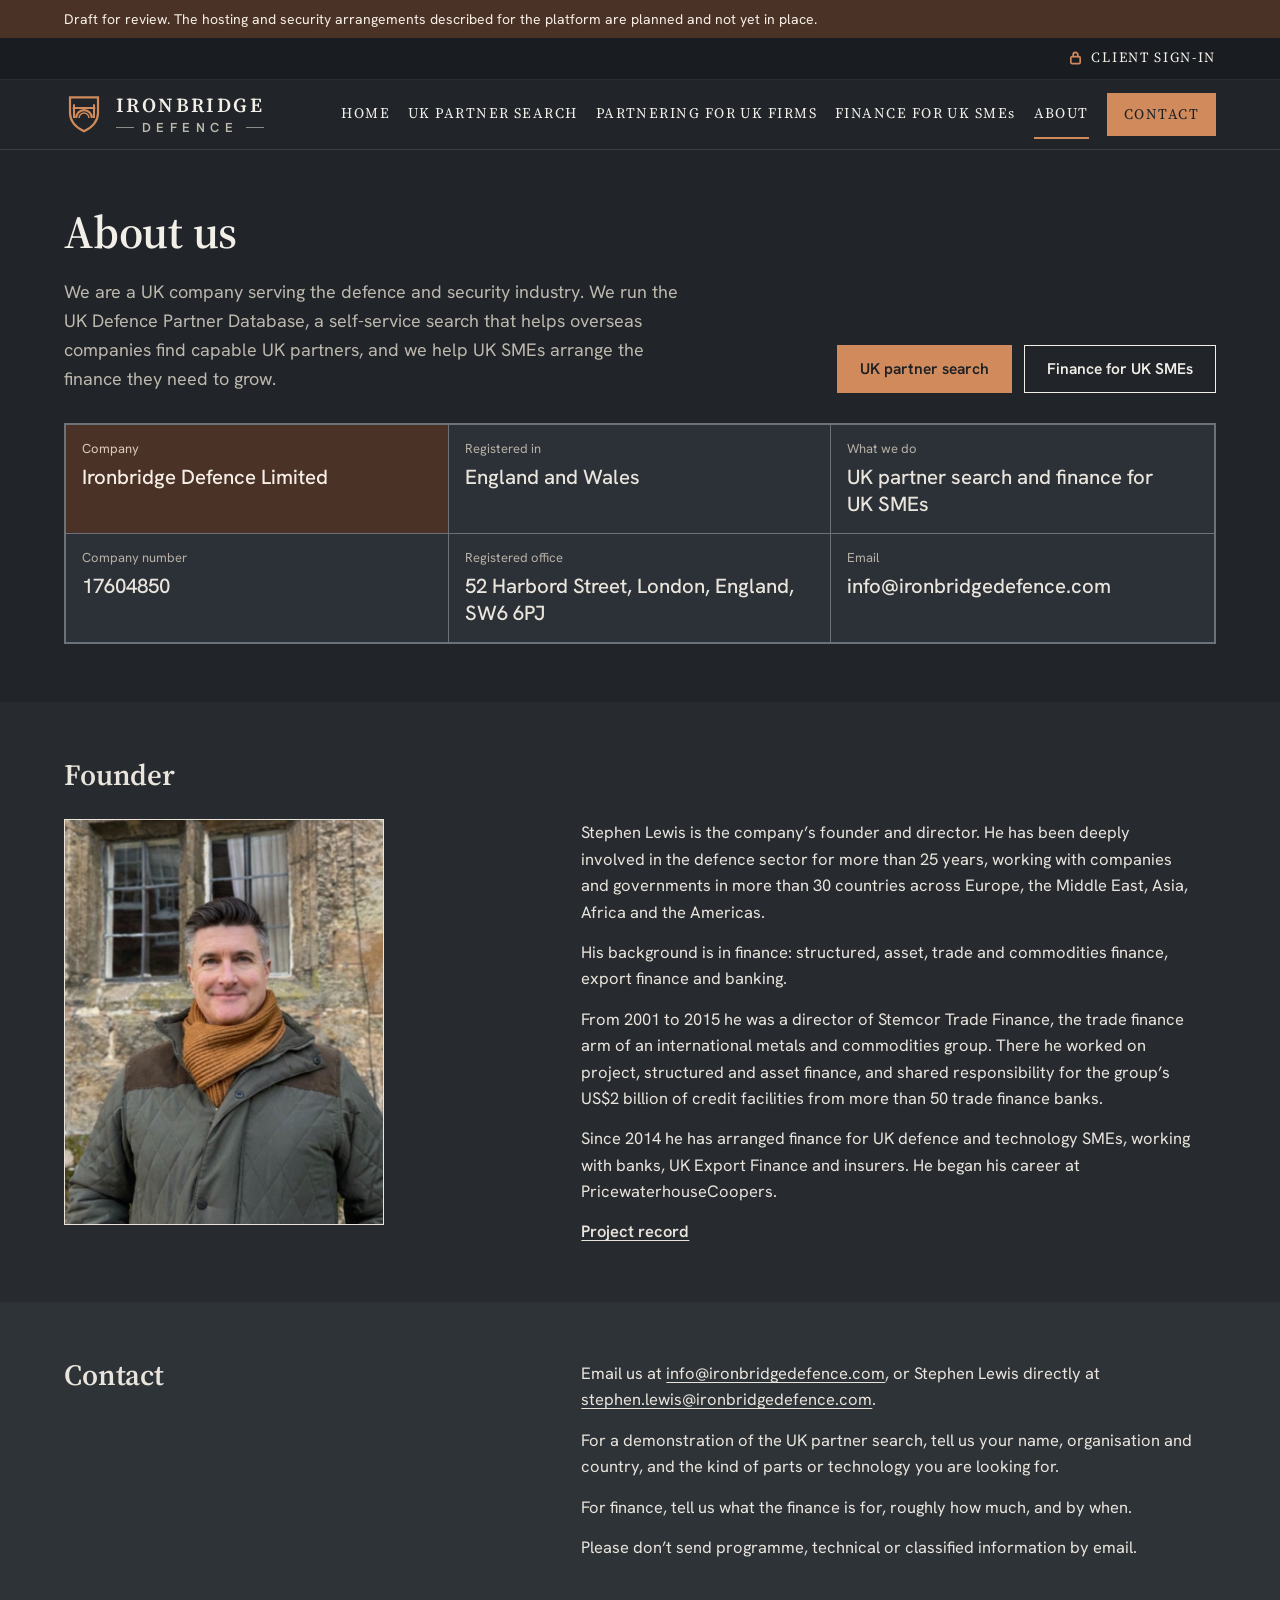
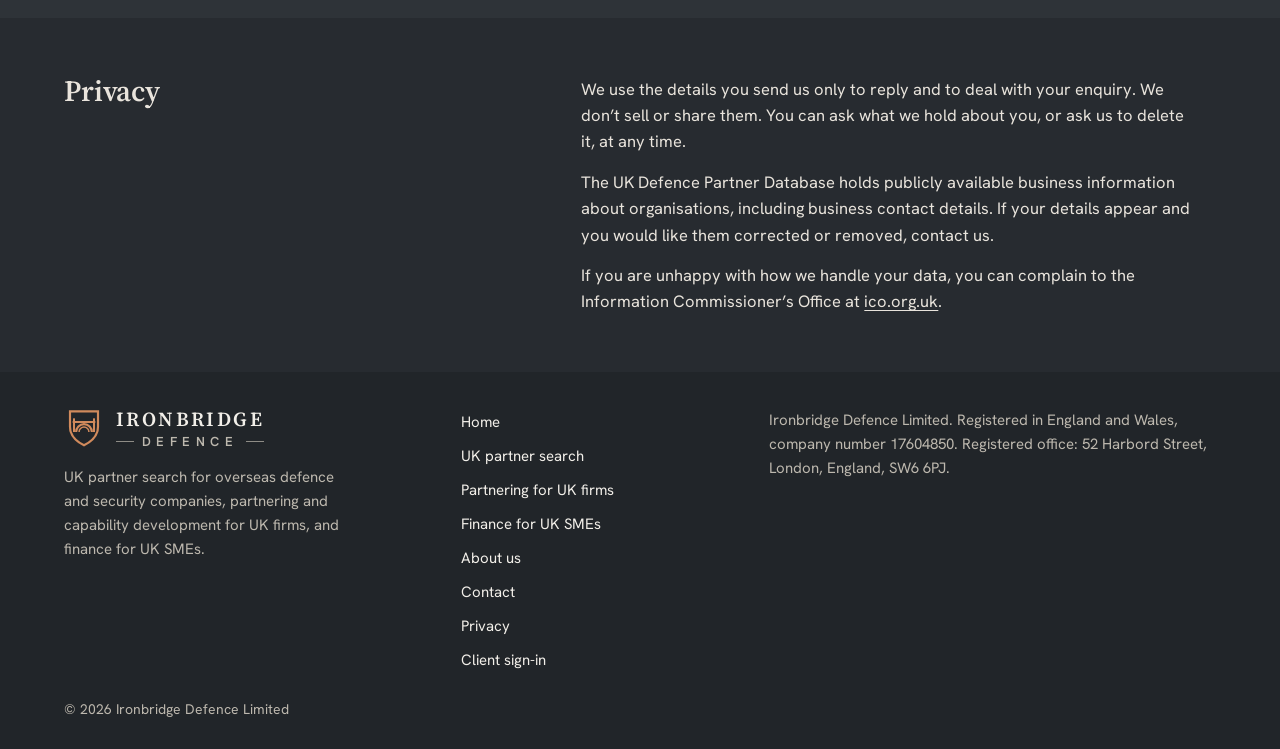
<file: about.html>
<!DOCTYPE html>
<html lang="en-GB">
<head>
<meta charset="utf-8">
<meta name="viewport" content="width=device-width, initial-scale=1">
<meta name="color-scheme" content="dark">
<meta name="theme-color" content="#212529">
<title>About us · Ironbridge Defence</title>
<meta name="description" content="About us, our company details, how to contact us and how we handle your data.">
<meta name="robots" content="noindex">
<link rel="canonical" href="https://ironbridgedefence.com/about.html">
<meta property="og:type" content="website">
<meta property="og:site_name" content="Ironbridge Defence">
<meta property="og:locale" content="en_GB">
<meta property="og:title" content="About us · Ironbridge Defence">
<meta property="og:description" content="About us, our company details, how to contact us and how we handle your data.">
<meta property="og:url" content="https://ironbridgedefence.com/about.html">
<meta property="og:image" content="https://ironbridgedefence.com/img/share-card-v2.jpg">
<meta property="og:image:width" content="1200">
<meta property="og:image:height" content="630">
<meta property="og:image:alt" content="Ironbridge Defence: UK partner search for overseas defence and security companies, and finance for UK SMEs.">
<meta name="twitter:card" content="summary_large_image">
<link rel="icon" href="favicon.svg?v=d7cbdb1c26" type="image/svg+xml">
<link rel="preload" href="fonts/hanken-grotesk-latin.woff2" as="font" type="font/woff2" crossorigin>
<link rel="preload" href="fonts/source-serif-4-latin.woff2" as="font" type="font/woff2" crossorigin>
<link rel="stylesheet" href="site.css?v=cce627031d">
</head>
<body>
<a class="skip" href="#main">Skip to content</a>
<p class="draft">Draft for review. The hosting and security arrangements described for the platform are planned and not yet in place.</p>
<div class="util"><div class="wrap"><a href="sign-in.html"><svg viewBox="0 0 16 16" aria-hidden="true"><rect x="3" y="7" width="10" height="7.5" rx="1.5"/><path d="M5.5 7V5a2.5 2.5 0 0 1 5 0v2"/></svg>Client sign-in</a></div></div>
<header class="top"><div class="wrap bar"><a class="brand" href="index.html" aria-label="Ironbridge Defence, home"><span class="bmark" aria-hidden="true"><svg viewBox="0 0 120 120" focusable="false"><path d="M18,10 H102 V56 C102,82 84,100 60,112 C36,100 18,82 18,56 Z" fill="none" stroke="currentColor" stroke-width="6.5" stroke-linejoin="miter"/><rect x="26" y="39" width="68" height="6" fill="currentColor"/><rect x="27" y="31" width="6" height="41" fill="currentColor"/><rect x="87" y="31" width="6" height="41" fill="currentColor"/><path d="M36.25,72.00 A23.75,23.75 0 0 1 83.75,72.00" fill="none" stroke="currentColor" stroke-width="6.5"/><path d="M45.25,72.00 A14.75,14.75 0 0 1 74.75,72.00" fill="none" stroke="currentColor" stroke-width="4.5"/></svg></span><span class="bwords" aria-hidden="true"><span class="bw1">IRONBRIDGE</span><span class="bw2"><i></i>DEFENCE<i></i></span></span></a><nav class="nav" aria-label="Main"><a href="index.html">Home</a><a href="uk-partner-search.html">UK partner search</a><a href="uk-firms.html">Partnering for UK firms</a><a href="finance.html">Finance for UK SME<span class="lcs">s</span></a><a href="about.html" aria-current="page">About</a><a class="navbtn" href="about.html#contact">Contact</a></nav></div></header>
<main id="main">
<section class="band"><div class="wrap hero">
  <h1>About us</h1>
  <p class="lede">We are a UK company serving the defence and security industry. We run the UK Defence Partner Database, a self-service search that helps overseas companies find capable UK partners, and we help UK&nbsp;SMEs arrange the finance they need to grow.</p>
  <div class="actions"><a class="btn solid" href="uk-partner-search.html">UK partner search</a><a class="btn" href="finance.html">Finance for UK&nbsp;SMEs</a></div>
  <figure class="tblock pic" aria-label="Company details">
    <div class="c y"><span>Company</span><b>Ironbridge Defence Limited</b></div>
    <div class="c"><span>Registered in</span><b>England and Wales</b></div>
    <div class="c"><span>What we do</span><b>UK partner search and finance for UK&nbsp;SMEs</b></div>
    <div class="c"><span>Company number</span><b>17604850</b></div>
    <div class="c"><span>Registered office</span><b>52 Harbord Street, London, England, SW6 6PJ</b></div>
    <div class="c"><span>Email</span><b>info@ironbridgedefence.com</b></div>
  </figure>
</div></section>

<section class="band" id="founder"><div class="wrap">
  <h2 class="fhead">Founder</h2>
  <div class="split founder">
  <div class="founder-pic"><img src="img/stephen-lewis.jpg" alt="Stephen Lewis" width="703" height="893" loading="lazy"></div>
  <div class="prose">
    <p>Stephen Lewis is the company’s founder and director. He has been deeply involved in the defence sector for more than 25 years, working with companies and governments in more than 30 countries across Europe, the Middle East, Asia, Africa and the Americas.</p>
    <p>His background is in finance: structured, asset, trade and commodities finance, export finance and banking.</p>
    <p>From 2001 to 2015 he was a director of Stemcor Trade Finance, the trade finance arm of an international metals and commodities group. There he worked on project, structured and asset finance, and shared responsibility for the group’s US$2 billion of credit facilities from more than 50 trade finance banks.</p>
    <p>Since 2014 he has arranged finance for UK defence and technology SMEs, working with banks, UK Export Finance and insurers. He began his career at PricewaterhouseCoopers.</p>
    <p><a class="more" href="finance.html#record">Project record</a></p>
  </div>
  </div>
</div></section>

<section class="band plane" id="contact"><div class="wrap split">
  <h2>Contact</h2>
  <div class="prose">
    <p>Email us at <a href="mailto:info@ironbridgedefence.com">info@ironbridgedefence.com</a>, or Stephen Lewis directly at <a href="mailto:stephen.lewis@ironbridgedefence.com">stephen.lewis@ironbridgedefence.com</a>.</p>
    <p>For a demonstration of the UK partner search, tell us your name, organisation and country, and the kind of parts or technology you are looking for.</p>
    <p>For finance, tell us what the finance is for, roughly how much, and by when.</p>
    <p>Please don’t send programme, technical or classified information by email.</p>
  </div>
</div></section>

<section class="band" id="privacy"><div class="wrap split">
  <h2>Privacy</h2>
  <div class="prose">
    <p>We use the details you send us only to reply and to deal with your enquiry. We don’t sell or share them. You can ask what we hold about you, or ask us to delete it, at any time.</p>
    <p>The UK Defence Partner Database holds publicly available business information about organisations, including business contact details. If your details appear and you would like them corrected or removed, contact us.</p>
    <p>If you are unhappy with how we handle your data, you can complain to the Information Commissioner’s Office at <a href="https://ico.org.uk">ico.org.uk</a>.</p>
  </div>
</div></section>
</main>
<footer class="foot"><div class="wrap">
  <div class="fgrid">
    <div><a class="brand" href="index.html" aria-label="Ironbridge Defence, home"><span class="bmark" aria-hidden="true"><svg viewBox="0 0 120 120" focusable="false"><path d="M18,10 H102 V56 C102,82 84,100 60,112 C36,100 18,82 18,56 Z" fill="none" stroke="currentColor" stroke-width="6.5" stroke-linejoin="miter"/><rect x="26" y="39" width="68" height="6" fill="currentColor"/><rect x="27" y="31" width="6" height="41" fill="currentColor"/><rect x="87" y="31" width="6" height="41" fill="currentColor"/><path d="M36.25,72.00 A23.75,23.75 0 0 1 83.75,72.00" fill="none" stroke="currentColor" stroke-width="6.5"/><path d="M45.25,72.00 A14.75,14.75 0 0 1 74.75,72.00" fill="none" stroke="currentColor" stroke-width="4.5"/></svg></span><span class="bwords" aria-hidden="true"><span class="bw1">IRONBRIDGE</span><span class="bw2"><i></i>DEFENCE<i></i></span></span></a>
      <p class="fdesc">UK partner search for overseas defence and security companies, partnering and capability development for UK firms, and finance for UK&nbsp;SMEs.</p></div>
    <nav class="flinks" aria-label="Footer"><a href="index.html">Home</a><a href="uk-partner-search.html">UK partner search</a><a href="uk-firms.html">Partnering for UK firms</a><a href="finance.html">Finance for UK&nbsp;SMEs</a><a href="about.html">About us</a><a href="about.html#contact">Contact</a><a href="about.html#privacy">Privacy</a><a href="sign-in.html">Client sign-in</a></nav>
    <p class="legal">Ironbridge Defence Limited. Registered in England and Wales, company number 17604850. Registered office: 52 Harbord Street, London, England, SW6 6PJ.</p>
  </div>
  <p class="copy">© 2026 Ironbridge Defence Limited</p>
</div></footer>

</body>
</html>
</file>
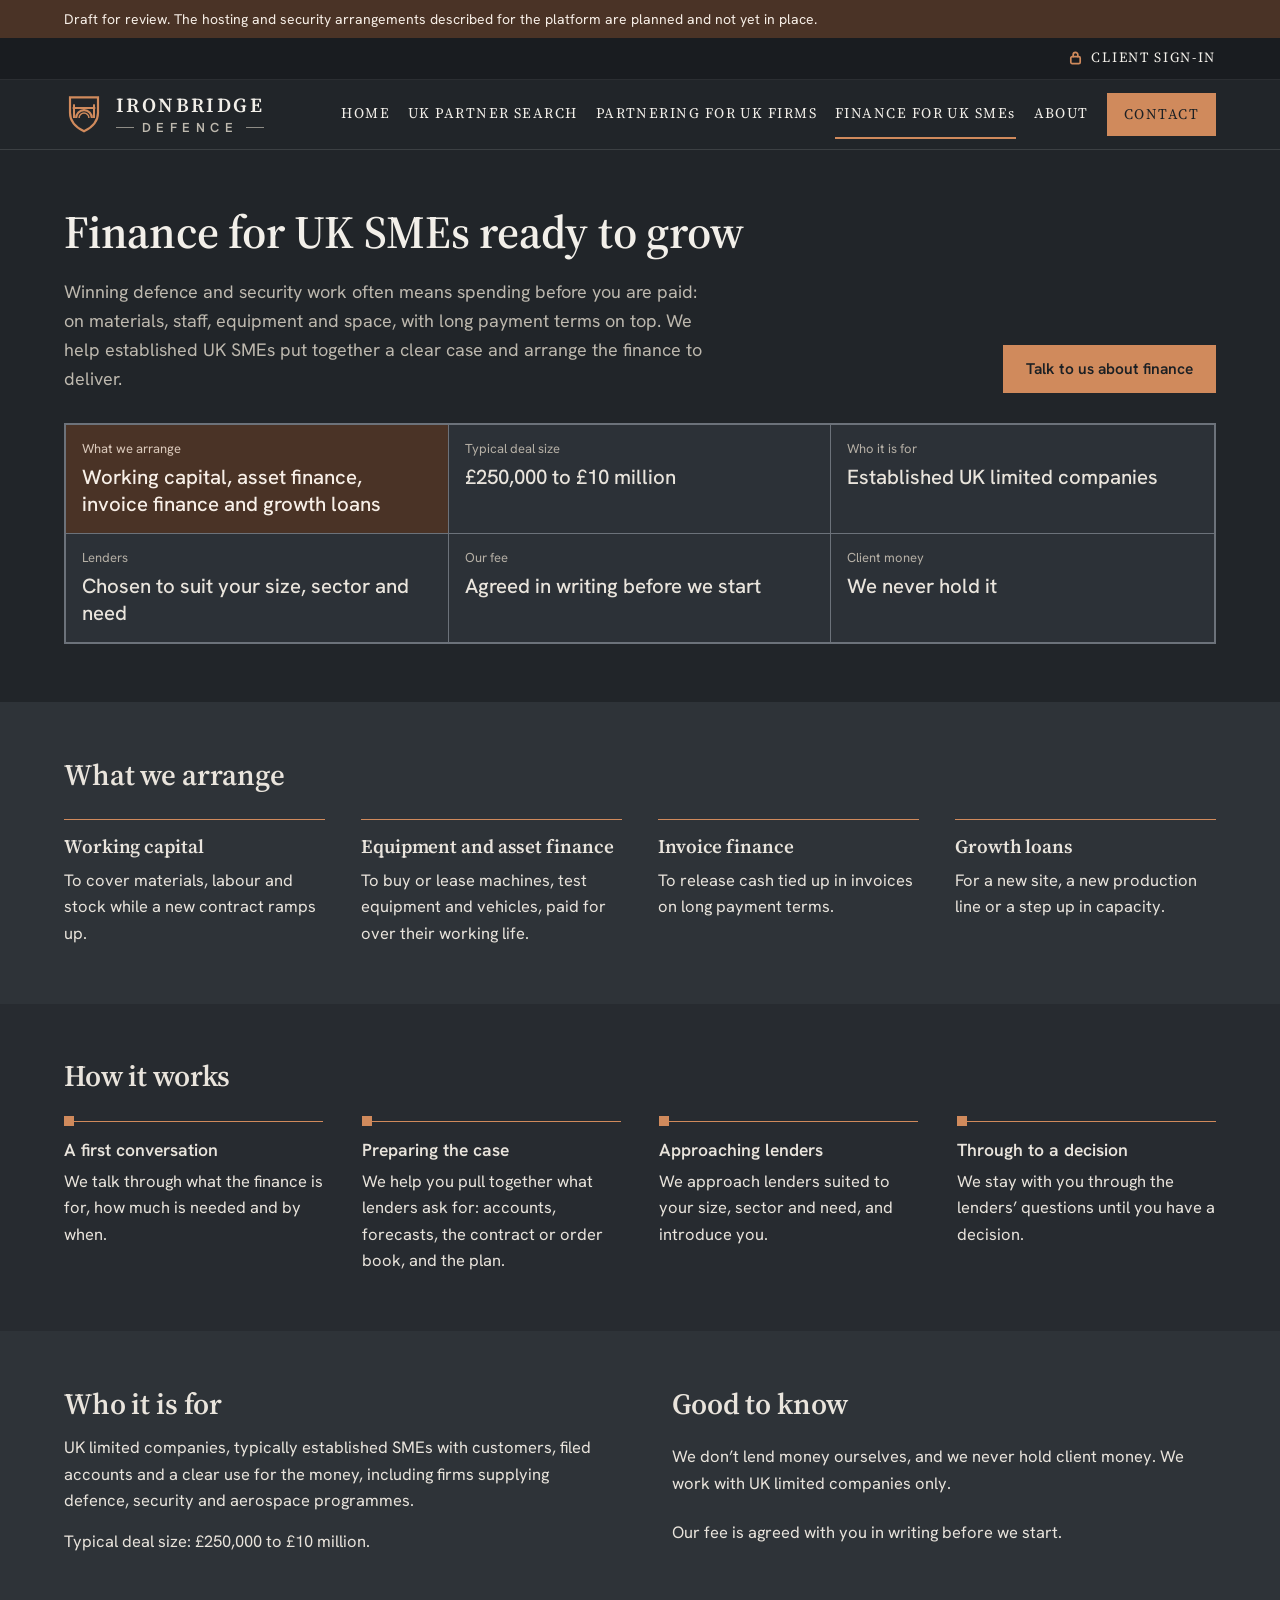
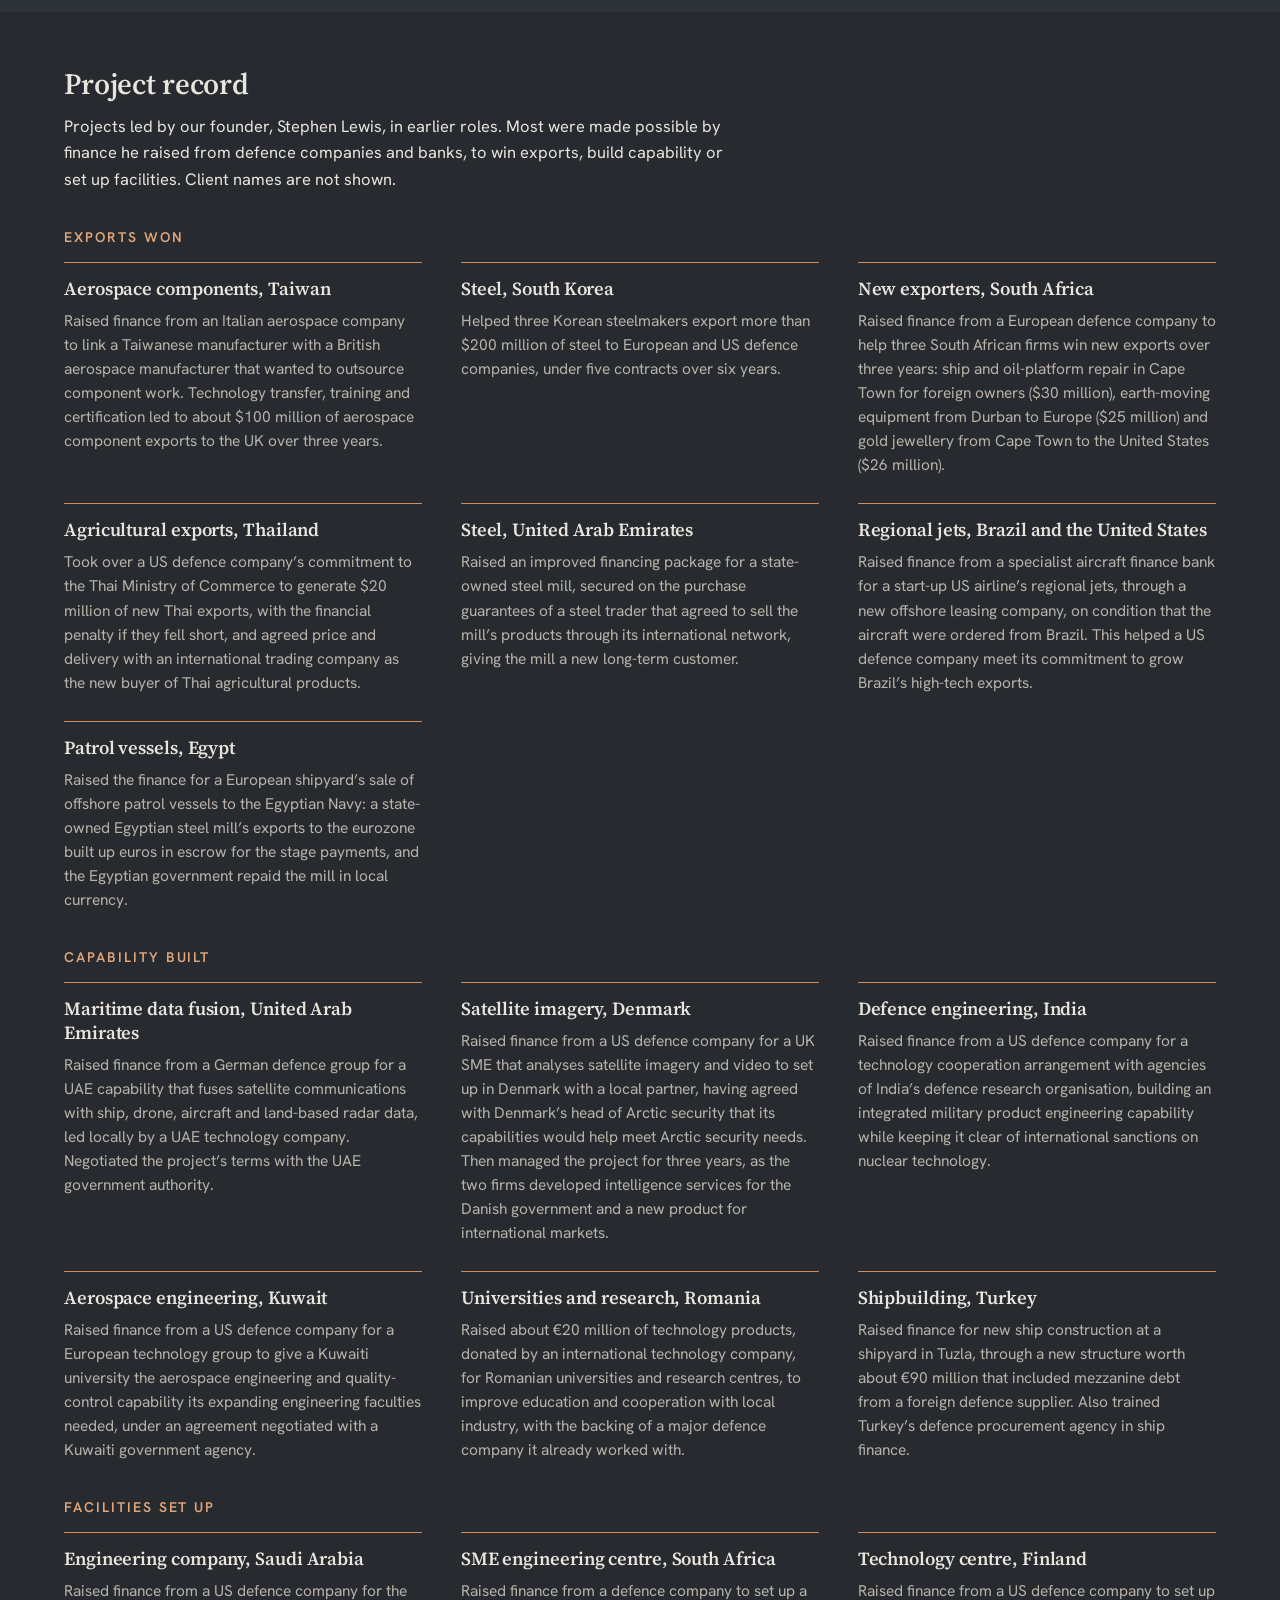
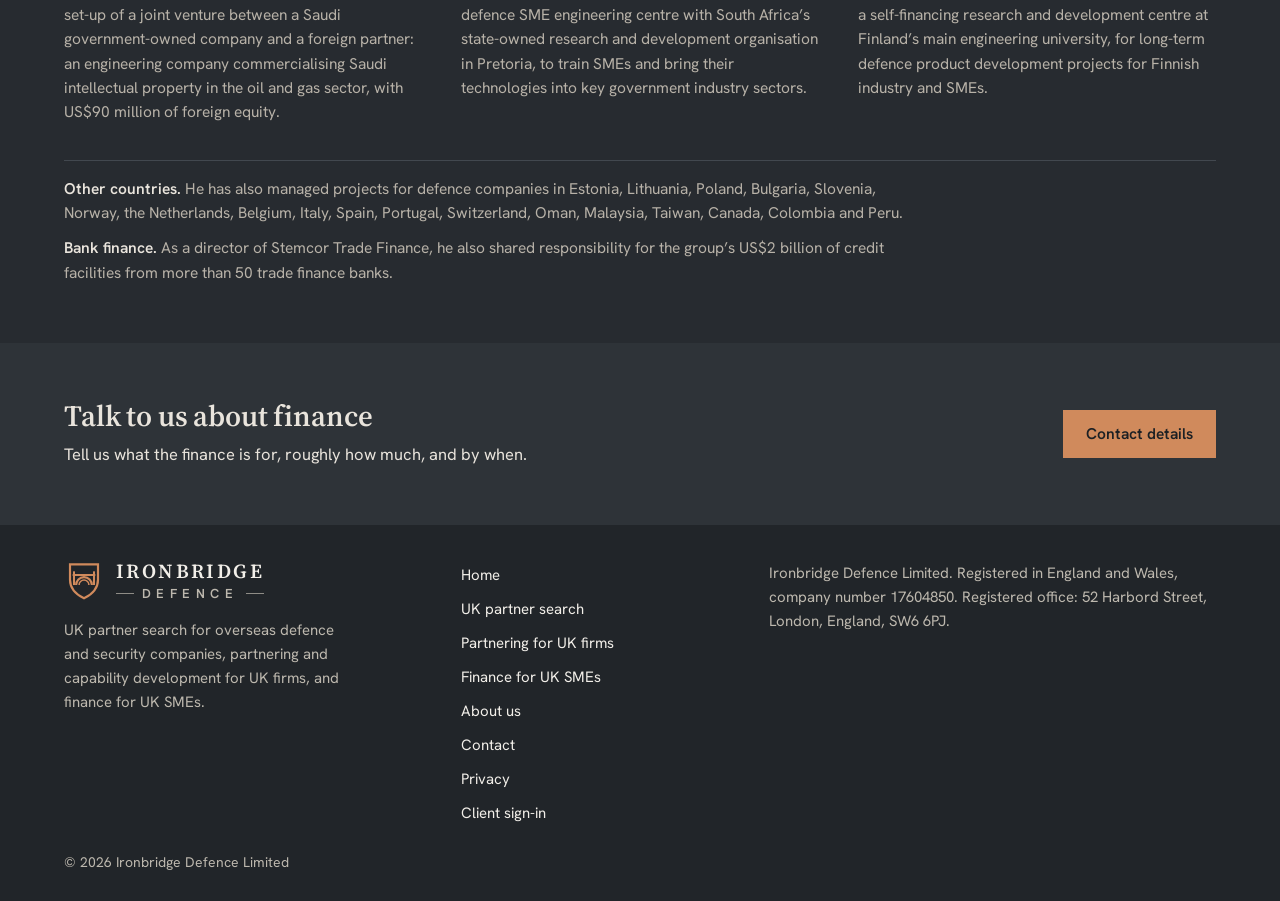
<file: finance.html>
<!DOCTYPE html>
<html lang="en-GB">
<head>
<meta charset="utf-8">
<meta name="viewport" content="width=device-width, initial-scale=1">
<meta name="color-scheme" content="dark">
<meta name="theme-color" content="#212529">
<title>Finance for UK SMEs · Ironbridge Defence</title>
<meta name="description" content="We help established UK SMEs put together a clear case and arrange the finance to take on new contracts and grow.">
<meta name="robots" content="noindex">
<link rel="canonical" href="https://ironbridgedefence.com/finance.html">
<meta property="og:type" content="website">
<meta property="og:site_name" content="Ironbridge Defence">
<meta property="og:locale" content="en_GB">
<meta property="og:title" content="Finance for UK SMEs · Ironbridge Defence">
<meta property="og:description" content="We help established UK SMEs put together a clear case and arrange the finance to take on new contracts and grow.">
<meta property="og:url" content="https://ironbridgedefence.com/finance.html">
<meta property="og:image" content="https://ironbridgedefence.com/img/share-card-v2.jpg">
<meta property="og:image:width" content="1200">
<meta property="og:image:height" content="630">
<meta property="og:image:alt" content="Ironbridge Defence: UK partner search for overseas defence and security companies, and finance for UK SMEs.">
<meta name="twitter:card" content="summary_large_image">
<link rel="icon" href="favicon.svg?v=d7cbdb1c26" type="image/svg+xml">
<link rel="preload" href="fonts/hanken-grotesk-latin.woff2" as="font" type="font/woff2" crossorigin>
<link rel="preload" href="fonts/source-serif-4-latin.woff2" as="font" type="font/woff2" crossorigin>
<link rel="stylesheet" href="site.css?v=cce627031d">
</head>
<body>
<a class="skip" href="#main">Skip to content</a>
<p class="draft">Draft for review. The hosting and security arrangements described for the platform are planned and not yet in place.</p>
<div class="util"><div class="wrap"><a href="sign-in.html"><svg viewBox="0 0 16 16" aria-hidden="true"><rect x="3" y="7" width="10" height="7.5" rx="1.5"/><path d="M5.5 7V5a2.5 2.5 0 0 1 5 0v2"/></svg>Client sign-in</a></div></div>
<header class="top"><div class="wrap bar"><a class="brand" href="index.html" aria-label="Ironbridge Defence, home"><span class="bmark" aria-hidden="true"><svg viewBox="0 0 120 120" focusable="false"><path d="M18,10 H102 V56 C102,82 84,100 60,112 C36,100 18,82 18,56 Z" fill="none" stroke="currentColor" stroke-width="6.5" stroke-linejoin="miter"/><rect x="26" y="39" width="68" height="6" fill="currentColor"/><rect x="27" y="31" width="6" height="41" fill="currentColor"/><rect x="87" y="31" width="6" height="41" fill="currentColor"/><path d="M36.25,72.00 A23.75,23.75 0 0 1 83.75,72.00" fill="none" stroke="currentColor" stroke-width="6.5"/><path d="M45.25,72.00 A14.75,14.75 0 0 1 74.75,72.00" fill="none" stroke="currentColor" stroke-width="4.5"/></svg></span><span class="bwords" aria-hidden="true"><span class="bw1">IRONBRIDGE</span><span class="bw2"><i></i>DEFENCE<i></i></span></span></a><nav class="nav" aria-label="Main"><a href="index.html">Home</a><a href="uk-partner-search.html">UK partner search</a><a href="uk-firms.html">Partnering for UK firms</a><a href="finance.html" aria-current="page">Finance for UK SME<span class="lcs">s</span></a><a href="about.html">About</a><a class="navbtn" href="about.html#contact">Contact</a></nav></div></header>
<main id="main">
<section class="band"><div class="wrap hero">
  <h1>Finance for UK&nbsp;SMEs ready to grow</h1>
  <p class="lede">Winning defence and security work often means spending before you are paid: on materials, staff, equipment and space, with long payment terms on top. We help established UK&nbsp;SMEs put together a clear case and arrange the finance to deliver.</p>
  <div class="actions"><a class="btn solid" href="about.html#contact">Talk to us about finance</a></div>
  <figure class="tblock pic" aria-label="Finance at a glance">
    <div class="c y"><span>What we arrange</span><b>Working capital, asset finance, invoice finance and growth loans</b></div>
    <div class="c"><span>Typical deal size</span><b>£250,000 to £10 million</b></div>
    <div class="c"><span>Who it is for</span><b>Established UK limited companies</b></div>
    <div class="c"><span>Lenders</span><b>Chosen to suit your size, sector and need</b></div>
    <div class="c"><span>Our fee</span><b>Agreed in writing before we start</b></div>
    <div class="c"><span>Client money</span><b>We never hold it</b></div>
  </figure>
</div></section>

<section class="band plane"><div class="wrap">
  <h2>What we arrange</h2>
  <div class="four"><div class="item"><h3>Working capital</h3><p>To cover materials, labour and stock while a new contract ramps up.</p></div><div class="item"><h3>Equipment and asset finance</h3><p>To buy or lease machines, test equipment and vehicles, paid for over their working life.</p></div><div class="item"><h3>Invoice finance</h3><p>To release cash tied up in invoices on long payment terms.</p></div><div class="item"><h3>Growth loans</h3><p>For a new site, a new production line or a step up in capacity.</p></div></div>
</div></section>

<section class="band"><div class="wrap">
  <h2>How it works</h2>
  <ol class="steps four-up"><li><b>A first conversation</b><p>We talk through what the finance is for, how much is needed and by when.</p></li><li><b>Preparing the case</b><p>We help you pull together what lenders ask for: accounts, forecasts, the contract or order book, and the plan.</p></li><li><b>Approaching lenders</b><p>We approach lenders suited to your size, sector and need, and introduce you.</p></li><li><b>Through to a decision</b><p>We stay with you through the lenders’ questions until you have a decision.</p></li></ol>
</div></section>

<section class="band plane"><div class="wrap two">
  <div class="prose">
    <h2>Who it is for</h2>
    <p>UK limited companies, typically established SMEs with customers, filed accounts and a clear use for the money, including firms supplying defence, security and aerospace programmes.</p>
    <p>Typical deal size: £250,000 to £10 million.</p>
  </div>
  <div class="prose">
    <h2>Good to know</h2>
    <p>We don’t lend money ourselves, and we never hold client money. We work with UK limited companies only.</p>
    <p>Our fee is agreed with you in writing before we start.</p>
  </div>
</div></section>

<section class="band rec" id="record"><div class="wrap">
  <h2>Project record</h2>
  <p class="sub">Projects led by our founder, Stephen Lewis, in earlier roles. Most were made possible by finance he raised from defence companies and banks, to win exports, build capability or set up facilities. Client names are not shown.</p>
  <div class="rgroup"><h3>Exports won</h3><div class="rgrid"><div class="item"><h4>Aerospace components, Taiwan</h4><p>Raised finance from an Italian aerospace company to link a Taiwanese manufacturer with a British aerospace manufacturer that wanted to outsource component work. Technology transfer, training and certification led to about $100 million of aerospace component exports to the UK over three years.</p></div><div class="item"><h4>Steel, South Korea</h4><p>Helped three Korean steelmakers export more than $200 million of steel to European and US defence companies, under five contracts over six years.</p></div><div class="item"><h4>New exporters, South Africa</h4><p>Raised finance from a European defence company to help three South African firms win new exports over three years: ship and oil-platform repair in Cape Town for foreign owners ($30 million), earth-moving equipment from Durban to Europe ($25 million) and gold jewellery from Cape Town to the United States ($26 million).</p></div><div class="item"><h4>Agricultural exports, Thailand</h4><p>Took over a US defence company’s commitment to the Thai Ministry of Commerce to generate $20 million of new Thai exports, with the financial penalty if they fell short, and agreed price and delivery with an international trading company as the new buyer of Thai agricultural products.</p></div><div class="item"><h4>Steel, United Arab Emirates</h4><p>Raised an improved financing package for a state-owned steel mill, secured on the purchase guarantees of a steel trader that agreed to sell the mill’s products through its international network, giving the mill a new long-term customer.</p></div><div class="item"><h4>Regional jets, Brazil and the United States</h4><p>Raised finance from a specialist aircraft finance bank for a start-up US airline’s regional jets, through a new offshore leasing company, on condition that the aircraft were ordered from Brazil. This helped a US defence company meet its commitment to grow Brazil’s high-tech exports.</p></div><div class="item"><h4>Patrol vessels, Egypt</h4><p>Raised the finance for a European shipyard’s sale of offshore patrol vessels to the Egyptian Navy: a state-owned Egyptian steel mill’s exports to the eurozone built up euros in escrow for the stage payments, and the Egyptian government repaid the mill in local currency.</p></div></div></div>
  <div class="rgroup"><h3>Capability built</h3><div class="rgrid"><div class="item"><h4>Maritime data fusion, United Arab Emirates</h4><p>Raised finance from a German defence group for a UAE capability that fuses satellite communications with ship, drone, aircraft and land-based radar data, led locally by a UAE technology company. Negotiated the project’s terms with the UAE government authority.</p></div><div class="item"><h4>Satellite imagery, Denmark</h4><p>Raised finance from a US defence company for a UK SME that analyses satellite imagery and video to set up in Denmark with a local partner, having agreed with Denmark’s head of Arctic security that its capabilities would help meet Arctic security needs. Then managed the project for three years, as the two firms developed intelligence services for the Danish government and a new product for international markets.</p></div><div class="item"><h4>Defence engineering, India</h4><p>Raised finance from a US defence company for a technology cooperation arrangement with agencies of India’s defence research organisation, building an integrated military product engineering capability while keeping it clear of international sanctions on nuclear technology.</p></div><div class="item"><h4>Aerospace engineering, Kuwait</h4><p>Raised finance from a US defence company for a European technology group to give a Kuwaiti university the aerospace engineering and quality-control capability its expanding engineering faculties needed, under an agreement negotiated with a Kuwaiti government agency.</p></div><div class="item"><h4>Universities and research, Romania</h4><p>Raised about €20 million of technology products, donated by an international technology company, for Romanian universities and research centres, to improve education and cooperation with local industry, with the backing of a major defence company it already worked with.</p></div><div class="item"><h4>Shipbuilding, Turkey</h4><p>Raised finance for new ship construction at a shipyard in Tuzla, through a new structure worth about €90 million that included mezzanine debt from a foreign defence supplier. Also trained Turkey’s defence procurement agency in ship finance.</p></div></div></div>
  <div class="rgroup"><h3>Facilities set up</h3><div class="rgrid"><div class="item"><h4>Engineering company, Saudi Arabia</h4><p>Raised finance from a US defence company for the set-up of a joint venture between a Saudi government-owned company and a foreign partner: an engineering company commercialising Saudi intellectual property in the oil and gas sector, with US$90 million of foreign equity.</p></div><div class="item"><h4>SME engineering centre, South Africa</h4><p>Raised finance from a defence company to set up a defence SME engineering centre with South Africa’s state-owned research and development organisation in Pretoria, to train SMEs and bring their technologies into key government industry sectors.</p></div><div class="item"><h4>Technology centre, Finland</h4><p>Raised finance from a US defence company to set up a self-financing research and development centre at Finland’s main engineering university, for long-term defence product development projects for Finnish industry and SMEs.</p></div></div></div>
  <div class="rnotes"><p><b>Other countries.</b> He has also managed projects for defence companies in Estonia, Lithuania, Poland, Bulgaria, Slovenia, Norway, the Netherlands, Belgium, Italy, Spain, Portugal, Switzerland, Oman, Malaysia, Taiwan, Canada, Colombia and Peru.</p><p><b>Bank finance.</b> As a director of Stemcor Trade Finance, he also shared responsibility for the group’s US$2 billion of credit facilities from more than 50 trade finance banks.</p></div>
</div></section>

<section class="band plane"><div class="wrap cta">
  <div><h2>Talk to us about finance</h2><p>Tell us what the finance is for, roughly how much, and by when.</p></div>
  <div class="actions"><a class="btn solid" href="about.html#contact">Contact details</a></div>
</div></section>
</main>
<footer class="foot"><div class="wrap">
  <div class="fgrid">
    <div><a class="brand" href="index.html" aria-label="Ironbridge Defence, home"><span class="bmark" aria-hidden="true"><svg viewBox="0 0 120 120" focusable="false"><path d="M18,10 H102 V56 C102,82 84,100 60,112 C36,100 18,82 18,56 Z" fill="none" stroke="currentColor" stroke-width="6.5" stroke-linejoin="miter"/><rect x="26" y="39" width="68" height="6" fill="currentColor"/><rect x="27" y="31" width="6" height="41" fill="currentColor"/><rect x="87" y="31" width="6" height="41" fill="currentColor"/><path d="M36.25,72.00 A23.75,23.75 0 0 1 83.75,72.00" fill="none" stroke="currentColor" stroke-width="6.5"/><path d="M45.25,72.00 A14.75,14.75 0 0 1 74.75,72.00" fill="none" stroke="currentColor" stroke-width="4.5"/></svg></span><span class="bwords" aria-hidden="true"><span class="bw1">IRONBRIDGE</span><span class="bw2"><i></i>DEFENCE<i></i></span></span></a>
      <p class="fdesc">UK partner search for overseas defence and security companies, partnering and capability development for UK firms, and finance for UK&nbsp;SMEs.</p></div>
    <nav class="flinks" aria-label="Footer"><a href="index.html">Home</a><a href="uk-partner-search.html">UK partner search</a><a href="uk-firms.html">Partnering for UK firms</a><a href="finance.html">Finance for UK&nbsp;SMEs</a><a href="about.html">About us</a><a href="about.html#contact">Contact</a><a href="about.html#privacy">Privacy</a><a href="sign-in.html">Client sign-in</a></nav>
    <p class="legal">Ironbridge Defence Limited. Registered in England and Wales, company number 17604850. Registered office: 52 Harbord Street, London, England, SW6 6PJ.</p>
  </div>
  <p class="copy">© 2026 Ironbridge Defence Limited</p>
</div></footer>

</body>
</html>
</file>
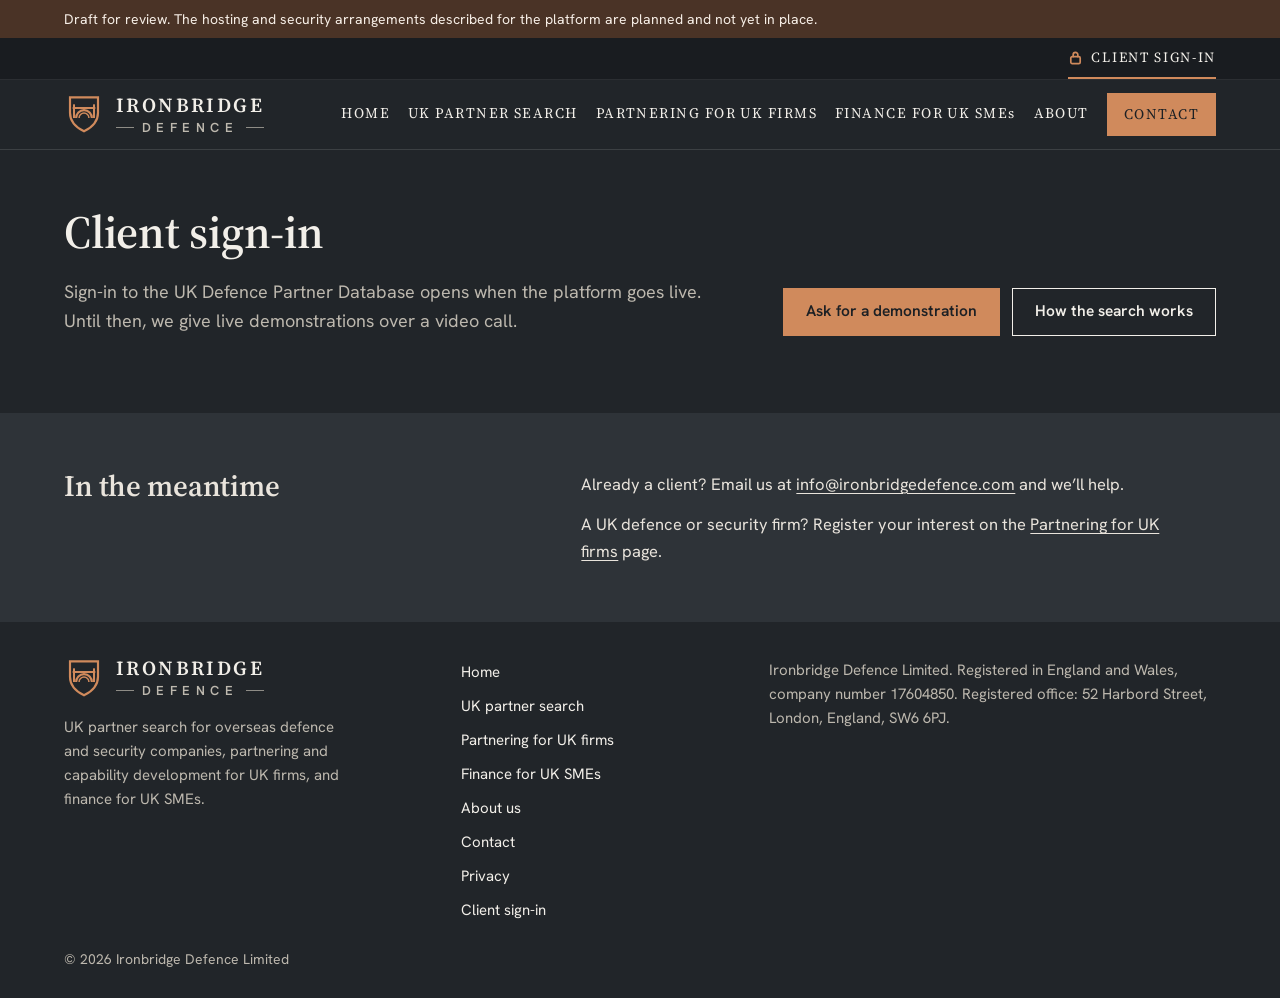
<file: sign-in.html>
<!DOCTYPE html>
<html lang="en-GB">
<head>
<meta charset="utf-8">
<meta name="viewport" content="width=device-width, initial-scale=1">
<meta name="color-scheme" content="dark">
<meta name="theme-color" content="#212529">
<title>Client sign-in · Ironbridge Defence</title>
<meta name="description" content="Client sign-in to the UK Defence Partner Database.">
<meta name="robots" content="noindex">
<link rel="canonical" href="https://ironbridgedefence.com/sign-in.html">
<meta property="og:type" content="website">
<meta property="og:site_name" content="Ironbridge Defence">
<meta property="og:locale" content="en_GB">
<meta property="og:title" content="Client sign-in · Ironbridge Defence">
<meta property="og:description" content="Client sign-in to the UK Defence Partner Database.">
<meta property="og:url" content="https://ironbridgedefence.com/sign-in.html">
<meta property="og:image" content="https://ironbridgedefence.com/img/share-card-v2.jpg">
<meta property="og:image:width" content="1200">
<meta property="og:image:height" content="630">
<meta property="og:image:alt" content="Ironbridge Defence: UK partner search for overseas defence and security companies, and finance for UK SMEs.">
<meta name="twitter:card" content="summary_large_image">
<link rel="icon" href="favicon.svg?v=d7cbdb1c26" type="image/svg+xml">
<link rel="preload" href="fonts/hanken-grotesk-latin.woff2" as="font" type="font/woff2" crossorigin>
<link rel="preload" href="fonts/source-serif-4-latin.woff2" as="font" type="font/woff2" crossorigin>
<link rel="stylesheet" href="site.css?v=cce627031d">
</head>
<body>
<a class="skip" href="#main">Skip to content</a>
<p class="draft">Draft for review. The hosting and security arrangements described for the platform are planned and not yet in place.</p>
<div class="util"><div class="wrap"><a href="sign-in.html" aria-current="page"><svg viewBox="0 0 16 16" aria-hidden="true"><rect x="3" y="7" width="10" height="7.5" rx="1.5"/><path d="M5.5 7V5a2.5 2.5 0 0 1 5 0v2"/></svg>Client sign-in</a></div></div>
<header class="top"><div class="wrap bar"><a class="brand" href="index.html" aria-label="Ironbridge Defence, home"><span class="bmark" aria-hidden="true"><svg viewBox="0 0 120 120" focusable="false"><path d="M18,10 H102 V56 C102,82 84,100 60,112 C36,100 18,82 18,56 Z" fill="none" stroke="currentColor" stroke-width="6.5" stroke-linejoin="miter"/><rect x="26" y="39" width="68" height="6" fill="currentColor"/><rect x="27" y="31" width="6" height="41" fill="currentColor"/><rect x="87" y="31" width="6" height="41" fill="currentColor"/><path d="M36.25,72.00 A23.75,23.75 0 0 1 83.75,72.00" fill="none" stroke="currentColor" stroke-width="6.5"/><path d="M45.25,72.00 A14.75,14.75 0 0 1 74.75,72.00" fill="none" stroke="currentColor" stroke-width="4.5"/></svg></span><span class="bwords" aria-hidden="true"><span class="bw1">IRONBRIDGE</span><span class="bw2"><i></i>DEFENCE<i></i></span></span></a><nav class="nav" aria-label="Main"><a href="index.html">Home</a><a href="uk-partner-search.html">UK partner search</a><a href="uk-firms.html">Partnering for UK firms</a><a href="finance.html">Finance for UK SME<span class="lcs">s</span></a><a href="about.html">About</a><a class="navbtn" href="about.html#contact">Contact</a></nav></div></header>
<main id="main">
<section class="band"><div class="wrap hero">
  <h1>Client sign-in</h1>
  <p class="lede">Sign-in to the UK Defence Partner Database opens when the platform goes live. Until then, we give live demonstrations over a video call.</p>
  <div class="actions"><a class="btn solid" href="mailto:info@ironbridgedefence.com">Ask for a demonstration</a><a class="btn" href="uk-partner-search.html">How the search works</a></div>
</div></section>

<section class="band plane"><div class="wrap split">
  <h2>In the meantime</h2>
  <div class="prose">
    <p>Already a client? Email us at <a href="mailto:info@ironbridgedefence.com">info@ironbridgedefence.com</a> and we’ll help.</p>
    <p>A UK defence or security firm? Register your interest on the <a href="uk-firms.html">Partnering for UK firms</a> page.</p>
  </div>
</div></section>
</main>
<footer class="foot"><div class="wrap">
  <div class="fgrid">
    <div><a class="brand" href="index.html" aria-label="Ironbridge Defence, home"><span class="bmark" aria-hidden="true"><svg viewBox="0 0 120 120" focusable="false"><path d="M18,10 H102 V56 C102,82 84,100 60,112 C36,100 18,82 18,56 Z" fill="none" stroke="currentColor" stroke-width="6.5" stroke-linejoin="miter"/><rect x="26" y="39" width="68" height="6" fill="currentColor"/><rect x="27" y="31" width="6" height="41" fill="currentColor"/><rect x="87" y="31" width="6" height="41" fill="currentColor"/><path d="M36.25,72.00 A23.75,23.75 0 0 1 83.75,72.00" fill="none" stroke="currentColor" stroke-width="6.5"/><path d="M45.25,72.00 A14.75,14.75 0 0 1 74.75,72.00" fill="none" stroke="currentColor" stroke-width="4.5"/></svg></span><span class="bwords" aria-hidden="true"><span class="bw1">IRONBRIDGE</span><span class="bw2"><i></i>DEFENCE<i></i></span></span></a>
      <p class="fdesc">UK partner search for overseas defence and security companies, partnering and capability development for UK firms, and finance for UK&nbsp;SMEs.</p></div>
    <nav class="flinks" aria-label="Footer"><a href="index.html">Home</a><a href="uk-partner-search.html">UK partner search</a><a href="uk-firms.html">Partnering for UK firms</a><a href="finance.html">Finance for UK&nbsp;SMEs</a><a href="about.html">About us</a><a href="about.html#contact">Contact</a><a href="about.html#privacy">Privacy</a><a href="sign-in.html">Client sign-in</a></nav>
    <p class="legal">Ironbridge Defence Limited. Registered in England and Wales, company number 17604850. Registered office: 52 Harbord Street, London, England, SW6 6PJ.</p>
  </div>
  <p class="copy">© 2026 Ironbridge Defence Limited</p>
</div></footer>

</body>
</html>
</file>
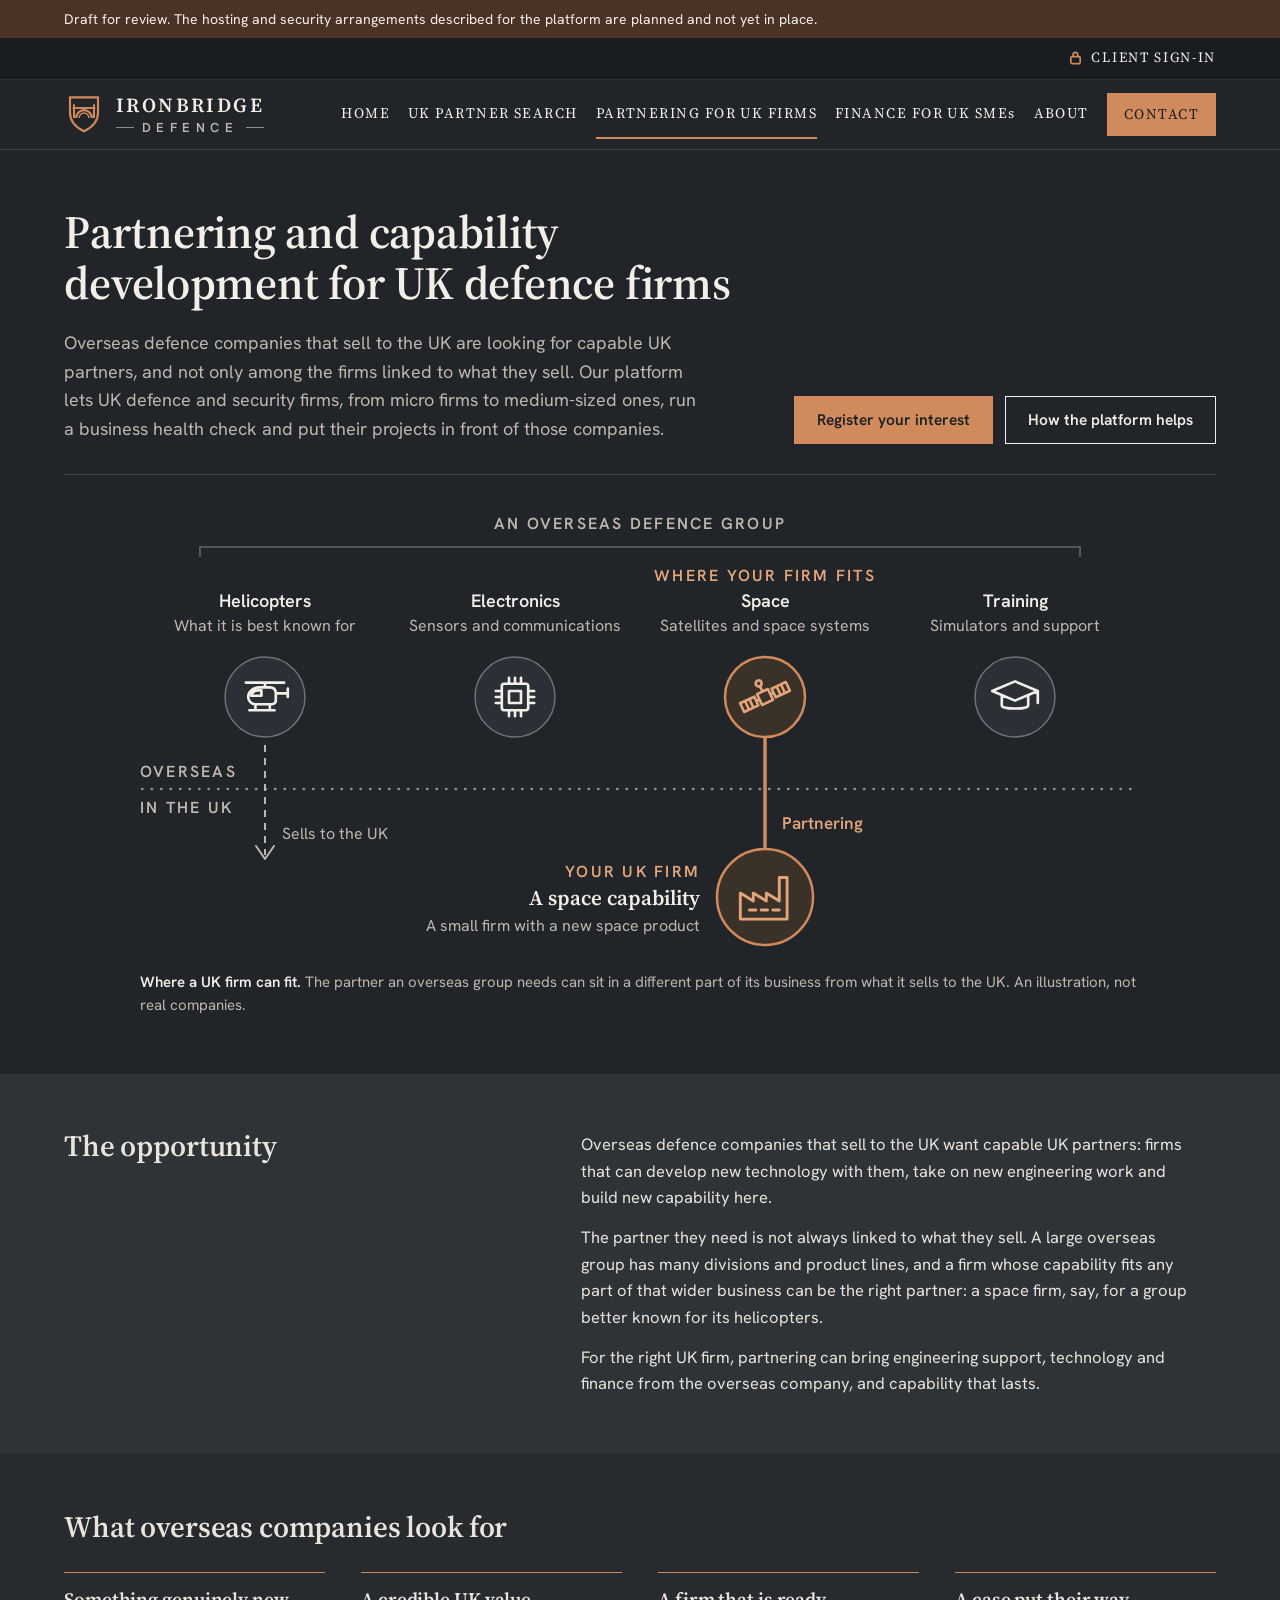
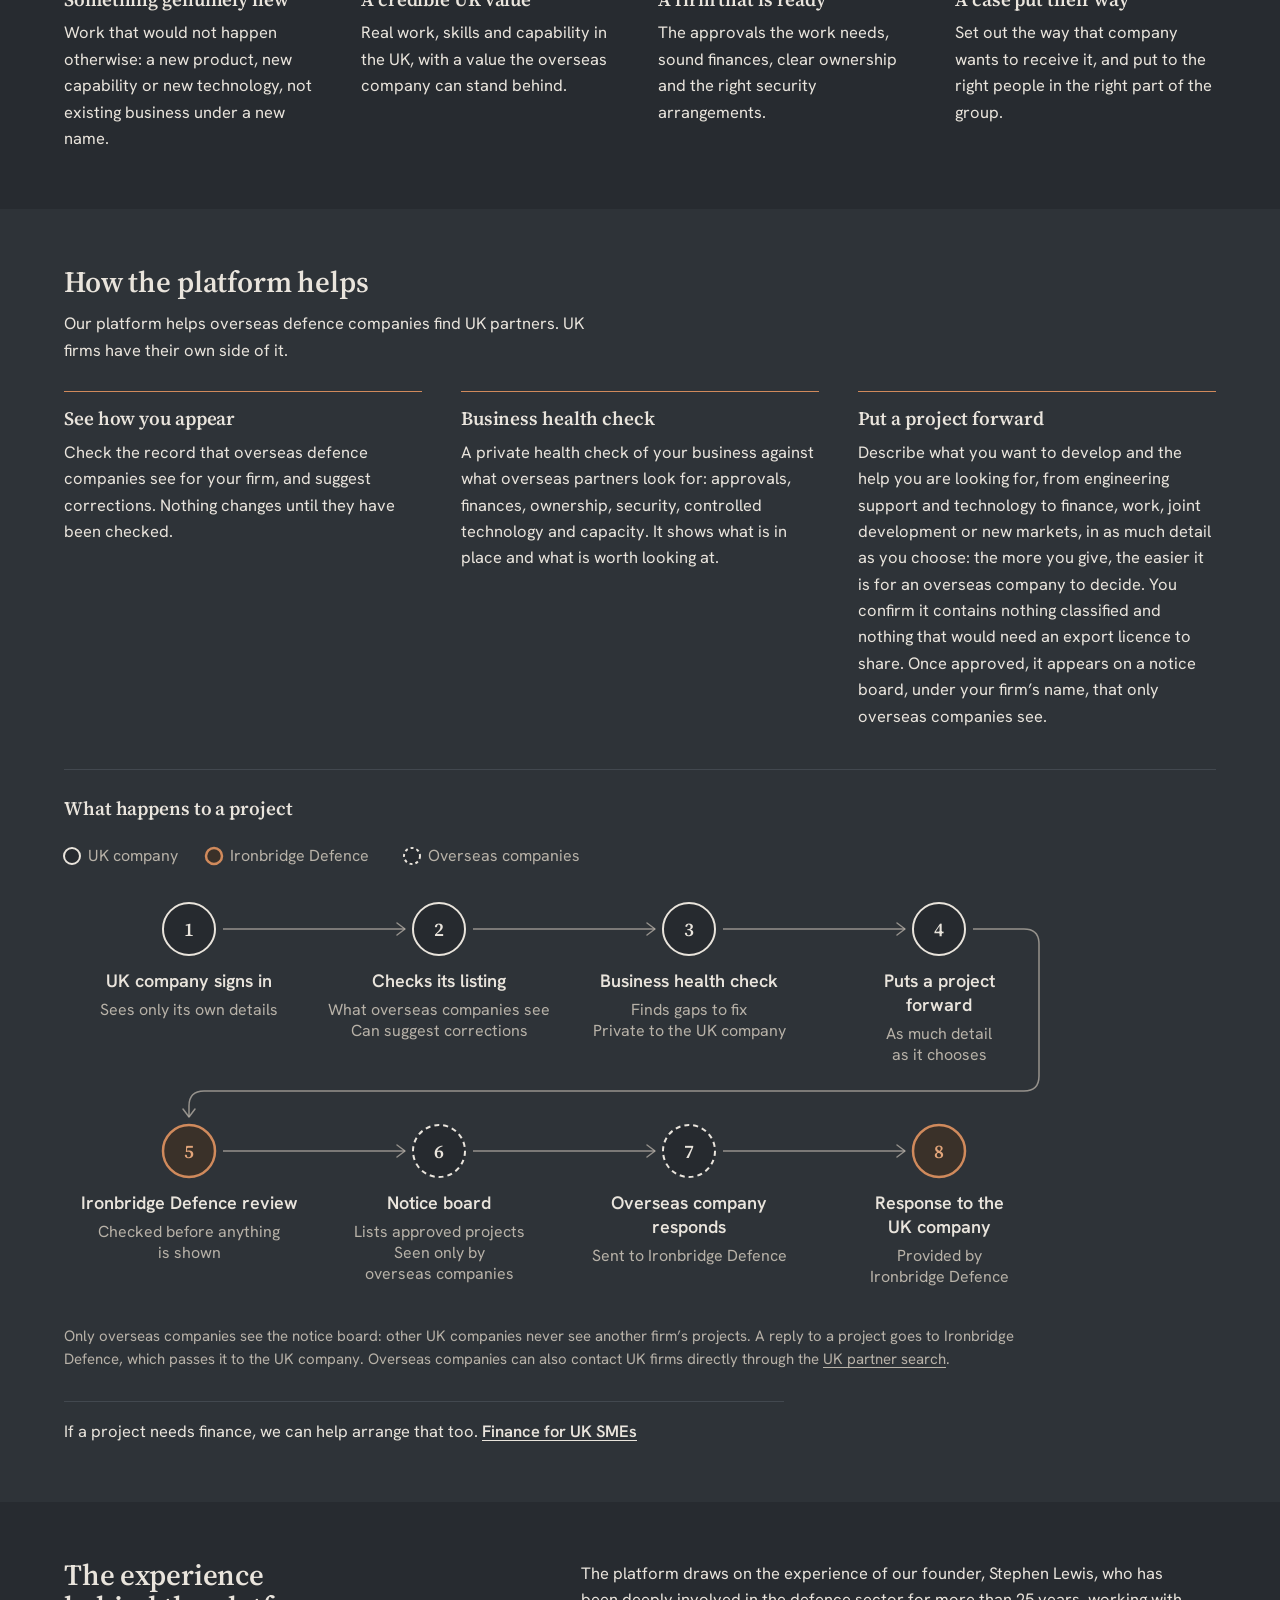
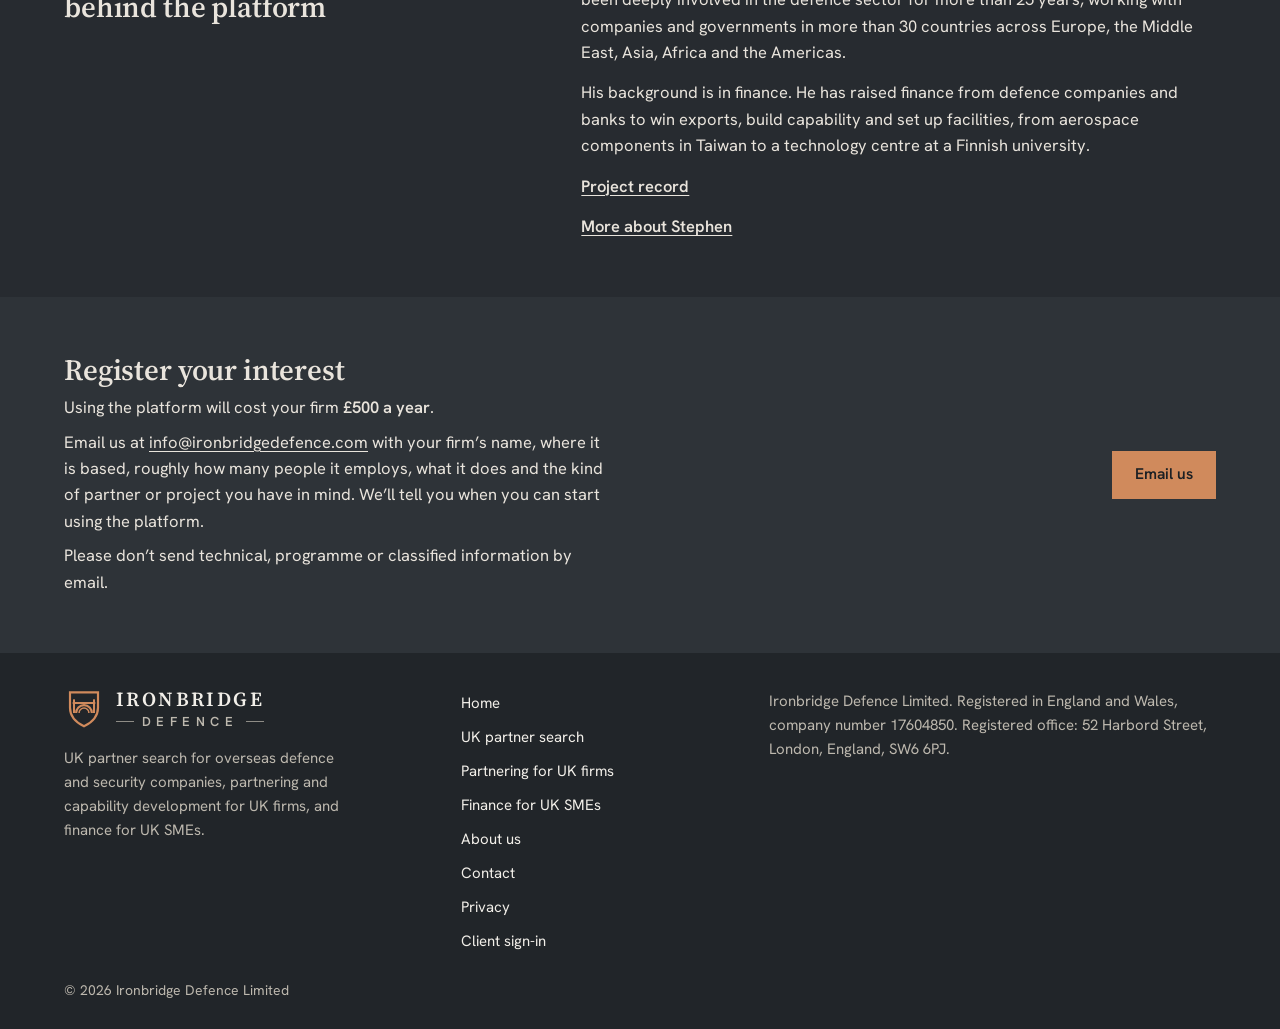
<file: uk-firms.html>
<!DOCTYPE html>
<html lang="en-GB">
<head>
<meta charset="utf-8">
<meta name="viewport" content="width=device-width, initial-scale=1">
<meta name="color-scheme" content="dark">
<meta name="theme-color" content="#212529">
<title>Partnering for UK firms · Ironbridge Defence</title>
<meta name="description" content="Partnering and capability development for UK defence and security firms: where your capability can fit in an overseas group, what overseas companies look for, and how our platform helps.">
<meta name="robots" content="noindex">
<link rel="canonical" href="https://ironbridgedefence.com/uk-firms.html">
<meta property="og:type" content="website">
<meta property="og:site_name" content="Ironbridge Defence">
<meta property="og:locale" content="en_GB">
<meta property="og:title" content="Partnering for UK firms · Ironbridge Defence">
<meta property="og:description" content="Partnering and capability development for UK defence and security firms: where your capability can fit in an overseas group, what overseas companies look for, and how our platform helps.">
<meta property="og:url" content="https://ironbridgedefence.com/uk-firms.html">
<meta property="og:image" content="https://ironbridgedefence.com/img/share-card-v2.jpg">
<meta property="og:image:width" content="1200">
<meta property="og:image:height" content="630">
<meta property="og:image:alt" content="Ironbridge Defence: UK partner search for overseas defence and security companies, and finance for UK SMEs.">
<meta name="twitter:card" content="summary_large_image">
<link rel="icon" href="favicon.svg?v=d7cbdb1c26" type="image/svg+xml">
<link rel="preload" href="fonts/hanken-grotesk-latin.woff2" as="font" type="font/woff2" crossorigin>
<link rel="preload" href="fonts/source-serif-4-latin.woff2" as="font" type="font/woff2" crossorigin>
<link rel="stylesheet" href="site.css?v=cce627031d">
</head>
<body>
<a class="skip" href="#main">Skip to content</a>
<p class="draft">Draft for review. The hosting and security arrangements described for the platform are planned and not yet in place.</p>
<div class="util"><div class="wrap"><a href="sign-in.html"><svg viewBox="0 0 16 16" aria-hidden="true"><rect x="3" y="7" width="10" height="7.5" rx="1.5"/><path d="M5.5 7V5a2.5 2.5 0 0 1 5 0v2"/></svg>Client sign-in</a></div></div>
<header class="top"><div class="wrap bar"><a class="brand" href="index.html" aria-label="Ironbridge Defence, home"><span class="bmark" aria-hidden="true"><svg viewBox="0 0 120 120" focusable="false"><path d="M18,10 H102 V56 C102,82 84,100 60,112 C36,100 18,82 18,56 Z" fill="none" stroke="currentColor" stroke-width="6.5" stroke-linejoin="miter"/><rect x="26" y="39" width="68" height="6" fill="currentColor"/><rect x="27" y="31" width="6" height="41" fill="currentColor"/><rect x="87" y="31" width="6" height="41" fill="currentColor"/><path d="M36.25,72.00 A23.75,23.75 0 0 1 83.75,72.00" fill="none" stroke="currentColor" stroke-width="6.5"/><path d="M45.25,72.00 A14.75,14.75 0 0 1 74.75,72.00" fill="none" stroke="currentColor" stroke-width="4.5"/></svg></span><span class="bwords" aria-hidden="true"><span class="bw1">IRONBRIDGE</span><span class="bw2"><i></i>DEFENCE<i></i></span></span></a><nav class="nav" aria-label="Main"><a href="index.html">Home</a><a href="uk-partner-search.html">UK partner search</a><a href="uk-firms.html" aria-current="page">Partnering for UK firms</a><a href="finance.html">Finance for UK SME<span class="lcs">s</span></a><a href="about.html">About</a><a class="navbtn" href="about.html#contact">Contact</a></nav></div></header>
<main id="main">
<section class="band"><div class="wrap hero">
  <h1>Partnering and capability development for UK defence firms</h1>
  <p class="lede">Overseas defence companies that sell to the UK are looking for capable UK partners, and not only among the firms linked to what they sell. Our platform lets UK defence and security firms, from micro firms to medium-sized ones, run a business health check and put their projects in front of those companies.</p>
  <div class="actions"><a class="btn solid" href="#register">Register your interest</a><a class="btn" href="#help">How the platform helps</a></div>
  <figure class="fitmap pic">
    <svg class="fm-w" viewBox="0 0 1000 446" role="img" aria-label="Illustration: an overseas defence group with four divisions: helicopters, which it is best known for and sells to the UK; electronics; space; and training. A UK firm with a space capability is partnering with the group’s space division."><text class="cap" x="500" y="24" text-anchor="middle">AN OVERSEAS DEFENCE GROUP</text><path class="br" d="M60 52V42H940V52"/><text class="nm" x="125" y="102" text-anchor="middle">Helicopters</text><text class="ds" x="125" y="126" text-anchor="middle">What it is best known for</text><circle class="nd" cx="125" cy="192" r="40"/><g class="ic" transform="translate(96.2 163.2) scale(1.2)"><path d="M8 12H40M24 12V16M10 24C10 19.5 14 16 19.5 16H28C31.5 16 33 18 33 21V27C33 28.7 31.7 30 30 30H16C12.7 30 10 27.3 10 24ZM12.5 23C13 20 15.5 18.5 18.5 18.5H21V23ZM33 21H43M43 17V24M11 35H32M16 30V35M28 30V35"/></g><text class="nm" x="375" y="102" text-anchor="middle">Electronics</text><text class="ds" x="375" y="126" text-anchor="middle">Sensors and communications</text><circle class="nd" cx="375" cy="192" r="40"/><g class="ic" transform="translate(346.2 163.2) scale(1.2)"><path d="M15 13H33A2 2 0 0 1 35 15V33A2 2 0 0 1 33 35H15A2 2 0 0 1 13 33V15A2 2 0 0 1 15 13ZM19 19H29V29H19ZM19 8V13M24 8V13M29 8V13M19 35V40M24 35V40M29 35V40M8 19H13M8 24H13M8 29H13M35 19H40M35 24H40M35 29H40"/></g><text class="cap hot" x="625" y="76" text-anchor="middle">WHERE YOUR FIRM FITS</text><text class="nm" x="625" y="102" text-anchor="middle">Space</text><text class="ds" x="625" y="126" text-anchor="middle">Satellites and space systems</text><circle class="nd on" cx="625" cy="192" r="40"/><g class="ic on" transform="translate(596.2 163.2) scale(1.2)"><g transform="rotate(-25 24 24)"><path d="M19 19H29V29H19ZM3 20H16V28H3ZM32 20H45V28H32ZM7.5 20V28M11.5 20V28M36.5 20V28M40.5 20V28M16 24H19M29 24H32M24 19V14"/><circle cx="24" cy="11.5" r="2.5"/></g></g><text class="nm" x="875" y="102" text-anchor="middle">Training</text><text class="ds" x="875" y="126" text-anchor="middle">Simulators and support</text><circle class="nd" cx="875" cy="192" r="40"/><g class="ic" transform="translate(846.2 163.2) scale(1.2)"><path d="M5 19L24 11L43 19L24 27ZM13 23.5V31C13 34.5 35 34.5 35 31V23.5M43 19V29"/></g><path class="bd" d="M2 284H998"/><text class="cap" x="0" y="272" text-anchor="start">OVERSEAS</text><text class="cap" x="0" y="308" text-anchor="start">IN THE UK</text><path class="sale" d="M125 240V350"/><path class="saleh" d="M116 341L125 354L134 341"/><text class="ds" x="142" y="334" text-anchor="start">Sells to the UK</text><path class="link" d="M625 234V342"/><text class="pl hot" x="642" y="324" text-anchor="start">Partnering</text><circle class="nd on" cx="625" cy="392" r="48"/><g class="ic on" transform="translate(593.8 360.8) scale(1.3)"><path d="M5 41V21l10 6v-6l10 6v-6l10 6V9h6v32ZM12 34h5M21 34h5M30 34h5"/></g><text class="cap hot" x="560" y="372" text-anchor="end">YOUR UK FIRM</text><text class="sf" x="560" y="400" text-anchor="end">A space capability</text><text class="ds" x="560" y="426" text-anchor="end">A small firm with a new space product</text></svg>
    <svg class="fm-n" viewBox="0 0 400 714" role="img" aria-label="Illustration: an overseas defence group with four divisions: helicopters, which it is best known for and sells to the UK; electronics; space; and training. A UK firm with a space capability is partnering with the group’s space division."><text class="cap" x="200" y="22" text-anchor="middle">AN OVERSEAS DEFENCE GROUP</text><path class="br" d="M14 50V40H386V50"/><text class="nm" x="100" y="84" text-anchor="middle">Electronics</text><text class="ds" x="100" y="106" text-anchor="middle">Sensors and</text><text class="ds" x="100" y="128" text-anchor="middle">communications</text><circle class="nd" cx="100" cy="194" r="38"/><g class="ic" transform="translate(72.4 166.4) scale(1.15)"><path d="M15 13H33A2 2 0 0 1 35 15V33A2 2 0 0 1 33 35H15A2 2 0 0 1 13 33V15A2 2 0 0 1 15 13ZM19 19H29V29H19ZM19 8V13M24 8V13M29 8V13M19 35V40M24 35V40M29 35V40M8 19H13M8 24H13M8 29H13M35 19H40M35 24H40M35 29H40"/></g><text class="nm" x="290" y="84" text-anchor="middle">Training</text><text class="ds" x="290" y="106" text-anchor="middle">Simulators and</text><text class="ds" x="290" y="128" text-anchor="middle">support</text><circle class="nd" cx="290" cy="194" r="38"/><g class="ic" transform="translate(262.4 166.4) scale(1.15)"><path d="M5 19L24 11L43 19L24 27ZM13 23.5V31C13 34.5 35 34.5 35 31V23.5M43 19V29"/></g><text class="cap hot tight" x="290" y="272" text-anchor="middle">WHERE YOUR FIRM FITS</text><text class="nm" x="100" y="296" text-anchor="middle">Helicopters</text><text class="ds" x="100" y="318" text-anchor="middle">What it is</text><text class="ds" x="100" y="340" text-anchor="middle">best known for</text><circle class="nd" cx="100" cy="404" r="38"/><g class="ic" transform="translate(72.4 376.4) scale(1.15)"><path d="M8 12H40M24 12V16M10 24C10 19.5 14 16 19.5 16H28C31.5 16 33 18 33 21V27C33 28.7 31.7 30 30 30H16C12.7 30 10 27.3 10 24ZM12.5 23C13 20 15.5 18.5 18.5 18.5H21V23ZM33 21H43M43 17V24M11 35H32M16 30V35M28 30V35"/></g><text class="nm" x="290" y="296" text-anchor="middle">Space</text><text class="ds" x="290" y="318" text-anchor="middle">Satellites and</text><text class="ds" x="290" y="340" text-anchor="middle">space systems</text><circle class="nd on" cx="290" cy="404" r="38"/><g class="ic on" transform="translate(262.4 376.4) scale(1.15)"><g transform="rotate(-25 24 24)"><path d="M19 19H29V29H19ZM3 20H16V28H3ZM32 20H45V28H32ZM7.5 20V28M11.5 20V28M36.5 20V28M40.5 20V28M16 24H19M29 24H32M24 19V14"/><circle cx="24" cy="11.5" r="2.5"/></g></g><path class="bd" d="M2 494H398"/><text class="cap" x="195" y="482" text-anchor="middle">OVERSEAS</text><text class="cap" x="195" y="516" text-anchor="middle">IN THE UK</text><path class="sale" d="M100 450V598"/><path class="saleh" d="M91 589L100 602L109 589"/><text class="ds" x="114" y="566" text-anchor="start">Sells to the UK</text><path class="link" d="M290 444V604"/><text class="pl hot" x="303" y="566" text-anchor="start">Partnering</text><circle class="nd on" cx="290" cy="652" r="46"/><g class="ic on" transform="translate(260 622) scale(1.25)"><path d="M5 41V21l10 6v-6l10 6v-6l10 6V9h6v32ZM12 34h5M21 34h5M30 34h5"/></g><text class="cap hot" x="230" y="630" text-anchor="end">YOUR UK FIRM</text><text class="sf" x="230" y="656" text-anchor="end">A space capability</text><text class="ds" x="230" y="680" text-anchor="end">A small firm with a</text><text class="ds" x="230" y="702" text-anchor="end">new space product</text></svg>
    <figcaption><b>Where a UK firm can fit.</b> The partner an overseas group needs can sit in a different part of its business from what it sells to the UK. An illustration, not real companies.</figcaption>
  </figure>
</div></section>

<section class="band plane" id="opportunity"><div class="wrap split">
  <h2>The opportunity</h2>
  <div class="prose">
    <p>Overseas defence companies that sell to the UK want capable UK partners: firms that can develop new technology with them, take on new engineering work and build new capability here.</p>
    <p>The partner they need is not always linked to what they sell. A large overseas group has many divisions and product lines, and a firm whose capability fits any part of that wider business can be the right partner: a space firm, say, for a group better known for its helicopters.</p>
    <p>For the right UK firm, partnering can bring engineering support, technology and finance from the overseas company, and capability that lasts.</p>
  </div>
</div></section>

<section class="band" id="look"><div class="wrap">
  <h2>What overseas companies look for</h2>
  <div class="four">
    <div class="item"><h3>Something genuinely new</h3><p>Work that would not happen otherwise: a new product, new capability or new technology, not existing business under a new name.</p></div>
    <div class="item"><h3>A credible UK value</h3><p>Real work, skills and capability in the UK, with a value the overseas company can stand behind.</p></div>
    <div class="item"><h3>A firm that is ready</h3><p>The approvals the work needs, sound finances, clear ownership and the right security arrangements.</p></div>
    <div class="item"><h3>A case put their way</h3><p>Set out the way that company wants to receive it, and put to the right people in the right part of the group.</p></div>
  </div>
</div></section>

<section class="band plane" id="help"><div class="wrap">
  <h2>How the platform helps</h2>
  <p class="sub">Our platform helps overseas defence companies find UK partners. UK firms have their own side of it.</p>
  <div class="three">
    <div class="item"><h3>See how you appear</h3><p>Check the record that overseas defence companies see for your firm, and suggest corrections. Nothing changes until they have been checked.</p></div>
    <div class="item"><h3>Business health check</h3><p>A private health check of your business against what overseas partners look for: approvals, finances, ownership, security, controlled technology and capacity. It shows what is in place and what is worth looking at.</p></div>
    <div class="item"><h3>Put a project forward</h3><p>Describe what you want to develop and the help you are looking for, from engineering support and technology to finance, work, joint development or new markets, in as much detail as you choose: the more you give, the easier it is for an overseas company to decide. You confirm it contains nothing classified and nothing that would need an export licence to share. Once approved, it appears on a notice board, under your firm’s name, that only overseas companies see.</p></div>
  </div>
  <figure class="procmap">
    <h3 class="ph">What happens to a project</h3>
    <svg class="pm-w" viewBox="0 0 1000 462" role="img" aria-label="What happens to a project, in eight steps: 1. UK company signs in: Sees only its own details (UK company); 2. Checks its listing: What overseas companies see, Can suggest corrections (UK company); 3. Business health check: Finds gaps to fix, Private to the UK company (UK company); 4. Puts a project forward: As much detail as it chooses (UK company); 5. Ironbridge Defence review: Checked before anything is shown (Ironbridge Defence); 6. Notice board: Lists approved projects, Seen only by overseas companies (overseas companies); 7. Overseas company responds: Sent to Ironbridge Defence (overseas companies); 8. Response to the UK company: Provided by Ironbridge Defence (Ironbridge Defence)."><circle class="pn uk k" cx="8" cy="15" r="8"/><text class="pk" x="24" y="20" text-anchor="start">UK company</text><circle class="pn ib k" cx="150" cy="15" r="8"/><text class="pk" x="166" y="20" text-anchor="start">Ironbridge Defence</text><circle class="pn os k" cx="348" cy="15" r="8"/><text class="pk" x="364" y="20" text-anchor="start">Overseas companies</text><circle class="pn uk" cx="125" cy="88" r="26"/><text class="pnum uk" x="125" y="94.5" text-anchor="middle">1</text><text class="ptt" x="125" y="146" text-anchor="middle">UK company signs in</text><text class="pds" x="125" y="174" text-anchor="middle">Sees only its own details</text><path class="pl" d="M159 88H341"/><path class="pa" d="M333 82L341 88L333 94"/><circle class="pn uk" cx="375" cy="88" r="26"/><text class="pnum uk" x="375" y="94.5" text-anchor="middle">2</text><text class="ptt" x="375" y="146" text-anchor="middle">Checks its listing</text><text class="pds" x="375" y="174" text-anchor="middle">What overseas companies see</text><text class="pds" x="375" y="195" text-anchor="middle">Can suggest corrections</text><path class="pl" d="M409 88H591"/><path class="pa" d="M583 82L591 88L583 94"/><circle class="pn uk" cx="625" cy="88" r="26"/><text class="pnum uk" x="625" y="94.5" text-anchor="middle">3</text><text class="ptt" x="625" y="146" text-anchor="middle">Business health check</text><text class="pds" x="625" y="174" text-anchor="middle">Finds gaps to fix</text><text class="pds" x="625" y="195" text-anchor="middle">Private to the UK company</text><path class="pl" d="M659 88H841"/><path class="pa" d="M833 82L841 88L833 94"/><circle class="pn uk" cx="875" cy="88" r="26"/><text class="pnum uk" x="875" y="94.5" text-anchor="middle">4</text><text class="ptt" x="875" y="146" text-anchor="middle">Puts a project</text><text class="ptt" x="875" y="170" text-anchor="middle">forward</text><text class="pds" x="875" y="198" text-anchor="middle">As much detail</text><text class="pds" x="875" y="219" text-anchor="middle">as it chooses</text><circle class="pn ib" cx="125" cy="310" r="26"/><text class="pnum ib" x="125" y="316.5" text-anchor="middle">5</text><text class="ptt" x="125" y="368" text-anchor="middle">Ironbridge Defence review</text><text class="pds" x="125" y="396" text-anchor="middle">Checked before anything</text><text class="pds" x="125" y="417" text-anchor="middle">is shown</text><path class="pl" d="M159 310H341"/><path class="pa" d="M333 304L341 310L333 316"/><circle class="pn os" cx="375" cy="310" r="26"/><text class="pnum os" x="375" y="316.5" text-anchor="middle">6</text><text class="ptt" x="375" y="368" text-anchor="middle">Notice board</text><text class="pds" x="375" y="396" text-anchor="middle">Lists approved projects</text><text class="pds" x="375" y="417" text-anchor="middle">Seen only by</text><text class="pds" x="375" y="438" text-anchor="middle">overseas companies</text><path class="pl" d="M409 310H591"/><path class="pa" d="M583 304L591 310L583 316"/><circle class="pn os" cx="625" cy="310" r="26"/><text class="pnum os" x="625" y="316.5" text-anchor="middle">7</text><text class="ptt" x="625" y="368" text-anchor="middle">Overseas company</text><text class="ptt" x="625" y="392" text-anchor="middle">responds</text><text class="pds" x="625" y="420" text-anchor="middle">Sent to Ironbridge Defence</text><path class="pl" d="M659 310H841"/><path class="pa" d="M833 304L841 310L833 316"/><circle class="pn ib" cx="875" cy="310" r="26"/><text class="pnum ib" x="875" y="316.5" text-anchor="middle">8</text><text class="ptt" x="875" y="368" text-anchor="middle">Response to the</text><text class="ptt" x="875" y="392" text-anchor="middle">UK company</text><text class="pds" x="875" y="420" text-anchor="middle">Provided by</text><text class="pds" x="875" y="441" text-anchor="middle">Ironbridge Defence</text><path class="pl" d="M909 88H960Q975 88 975 103V235Q975 250 960 250H140Q125 250 125 265V276"/><path class="pa" d="M119 268L125 276L131 268"/></svg>
    <svg class="pm-n" viewBox="0 0 400 837" role="img" aria-label="What happens to a project, in eight steps: 1. UK company signs in: Sees only its own details (UK company); 2. Checks its listing: What overseas companies see, Can suggest corrections (UK company); 3. Business health check: Finds gaps to fix, Private to the UK company (UK company); 4. Puts a project forward: As much detail as it chooses (UK company); 5. Ironbridge Defence review: Checked before anything is shown (Ironbridge Defence); 6. Notice board: Lists approved projects, Seen only by overseas companies (overseas companies); 7. Overseas company responds: Sent to Ironbridge Defence (overseas companies); 8. Response to the UK company: Provided by Ironbridge Defence (Ironbridge Defence)."><circle class="pn uk k" cx="10" cy="15" r="8"/><text class="pk" x="26" y="20" text-anchor="start">UK company</text><circle class="pn ib k" cx="10" cy="41" r="8"/><text class="pk" x="26" y="46" text-anchor="start">Ironbridge Defence</text><circle class="pn os k" cx="10" cy="67" r="8"/><text class="pk" x="26" y="72" text-anchor="start">Overseas companies</text><circle class="pn uk" cx="34" cy="126" r="24"/><text class="pnum uk" x="34" y="132.5" text-anchor="middle">1</text><text class="ptt" x="74" y="122" text-anchor="start">UK company signs in</text><text class="pds" x="74" y="146" text-anchor="start">Sees only its own details</text><path class="pl" d="M34 154V184"/><path class="pa" d="M28 178L34 186L40 178"/><circle class="pn uk" cx="34" cy="214" r="24"/><text class="pnum uk" x="34" y="220.5" text-anchor="middle">2</text><text class="ptt" x="74" y="210" text-anchor="start">Checks its listing</text><text class="pds" x="74" y="234" text-anchor="start">What overseas companies see</text><text class="pds" x="74" y="255" text-anchor="start">Can suggest corrections</text><path class="pl" d="M34 242V293"/><path class="pa" d="M28 287L34 295L40 287"/><circle class="pn uk" cx="34" cy="323" r="24"/><text class="pnum uk" x="34" y="329.5" text-anchor="middle">3</text><text class="ptt" x="74" y="319" text-anchor="start">Business health check</text><text class="pds" x="74" y="343" text-anchor="start">Finds gaps to fix</text><text class="pds" x="74" y="364" text-anchor="start">Private to the UK company</text><path class="pl" d="M34 351V402"/><path class="pa" d="M28 396L34 404L40 396"/><circle class="pn uk" cx="34" cy="432" r="24"/><text class="pnum uk" x="34" y="438.5" text-anchor="middle">4</text><text class="ptt" x="74" y="428" text-anchor="start">Puts a project forward</text><text class="pds" x="74" y="452" text-anchor="start">As much detail as it chooses</text><path class="pl" d="M34 460V490"/><path class="pa" d="M28 484L34 492L40 484"/><circle class="pn ib" cx="34" cy="520" r="24"/><text class="pnum ib" x="34" y="526.5" text-anchor="middle">5</text><text class="ptt" x="74" y="516" text-anchor="start">Ironbridge Defence review</text><text class="pds" x="74" y="540" text-anchor="start">Checked before anything is shown</text><path class="pl" d="M34 548V578"/><path class="pa" d="M28 572L34 580L40 572"/><circle class="pn os" cx="34" cy="608" r="24"/><text class="pnum os" x="34" y="614.5" text-anchor="middle">6</text><text class="ptt" x="74" y="604" text-anchor="start">Notice board</text><text class="pds" x="74" y="628" text-anchor="start">Lists approved projects</text><text class="pds" x="74" y="649" text-anchor="start">Seen only by overseas companies</text><path class="pl" d="M34 636V687"/><path class="pa" d="M28 681L34 689L40 681"/><circle class="pn os" cx="34" cy="717" r="24"/><text class="pnum os" x="34" y="723.5" text-anchor="middle">7</text><text class="ptt" x="74" y="713" text-anchor="start">Overseas company responds</text><text class="pds" x="74" y="737" text-anchor="start">Sent to Ironbridge Defence</text><path class="pl" d="M34 745V775"/><path class="pa" d="M28 769L34 777L40 769"/><circle class="pn ib" cx="34" cy="805" r="24"/><text class="pnum ib" x="34" y="811.5" text-anchor="middle">8</text><text class="ptt" x="74" y="801" text-anchor="start">Response to the UK company</text><text class="pds" x="74" y="825" text-anchor="start">Provided by Ironbridge Defence</text></svg>
    <figcaption>Only overseas companies see the notice board: other UK companies never see another firm’s projects. A reply to a project goes to Ironbridge Defence, which passes it to the UK company. Overseas companies can also contact UK firms directly through the <a href="uk-partner-search.html">UK partner search</a>.</figcaption>
  </figure>
  <p class="sub helpnote">If a project needs finance, we can help arrange that too. <a class="more" href="finance.html">Finance for UK&nbsp;SMEs</a></p>
</div></section>

<section class="band" id="experience"><div class="wrap split">
  <h2>The experience behind the platform</h2>
  <div class="prose">
    <p>The platform draws on the experience of our founder, Stephen Lewis, who has been deeply involved in the defence sector for more than 25 years, working with companies and governments in more than 30 countries across Europe, the Middle East, Asia, Africa and the Americas.</p>
    <p>His background is in finance. He has raised finance from defence companies and banks to win exports, build capability and set up facilities, from aerospace components in Taiwan to a technology centre at a Finnish university.</p>
    <p><a class="more" href="finance.html#record">Project record</a></p>
    <p><a class="more" href="about.html#founder">More about Stephen</a></p>
  </div>
</div></section>

<section class="band plane" id="register"><div class="wrap cta">
  <div><h2>Register your interest</h2>
    <p>Using the platform will cost your firm <b>£500 a year</b>.</p>
    <p>Email us at <a href="mailto:info@ironbridgedefence.com">info@ironbridgedefence.com</a> with your firm’s name, where it is based, roughly how many people it employs, what it does and the kind of partner or project you have in mind. We’ll tell you when you can start using the platform.</p>
    <p>Please don’t send technical, programme or classified information by email.</p></div>
  <div class="actions"><a class="btn solid" href="mailto:info@ironbridgedefence.com">Email us</a></div>
</div></section>
</main>
<footer class="foot"><div class="wrap">
  <div class="fgrid">
    <div><a class="brand" href="index.html" aria-label="Ironbridge Defence, home"><span class="bmark" aria-hidden="true"><svg viewBox="0 0 120 120" focusable="false"><path d="M18,10 H102 V56 C102,82 84,100 60,112 C36,100 18,82 18,56 Z" fill="none" stroke="currentColor" stroke-width="6.5" stroke-linejoin="miter"/><rect x="26" y="39" width="68" height="6" fill="currentColor"/><rect x="27" y="31" width="6" height="41" fill="currentColor"/><rect x="87" y="31" width="6" height="41" fill="currentColor"/><path d="M36.25,72.00 A23.75,23.75 0 0 1 83.75,72.00" fill="none" stroke="currentColor" stroke-width="6.5"/><path d="M45.25,72.00 A14.75,14.75 0 0 1 74.75,72.00" fill="none" stroke="currentColor" stroke-width="4.5"/></svg></span><span class="bwords" aria-hidden="true"><span class="bw1">IRONBRIDGE</span><span class="bw2"><i></i>DEFENCE<i></i></span></span></a>
      <p class="fdesc">UK partner search for overseas defence and security companies, partnering and capability development for UK firms, and finance for UK&nbsp;SMEs.</p></div>
    <nav class="flinks" aria-label="Footer"><a href="index.html">Home</a><a href="uk-partner-search.html">UK partner search</a><a href="uk-firms.html">Partnering for UK firms</a><a href="finance.html">Finance for UK&nbsp;SMEs</a><a href="about.html">About us</a><a href="about.html#contact">Contact</a><a href="about.html#privacy">Privacy</a><a href="sign-in.html">Client sign-in</a></nav>
    <p class="legal">Ironbridge Defence Limited. Registered in England and Wales, company number 17604850. Registered office: 52 Harbord Street, London, England, SW6 6PJ.</p>
  </div>
  <p class="copy">© 2026 Ironbridge Defence Limited</p>
</div></footer>

</body>
</html>
</file>
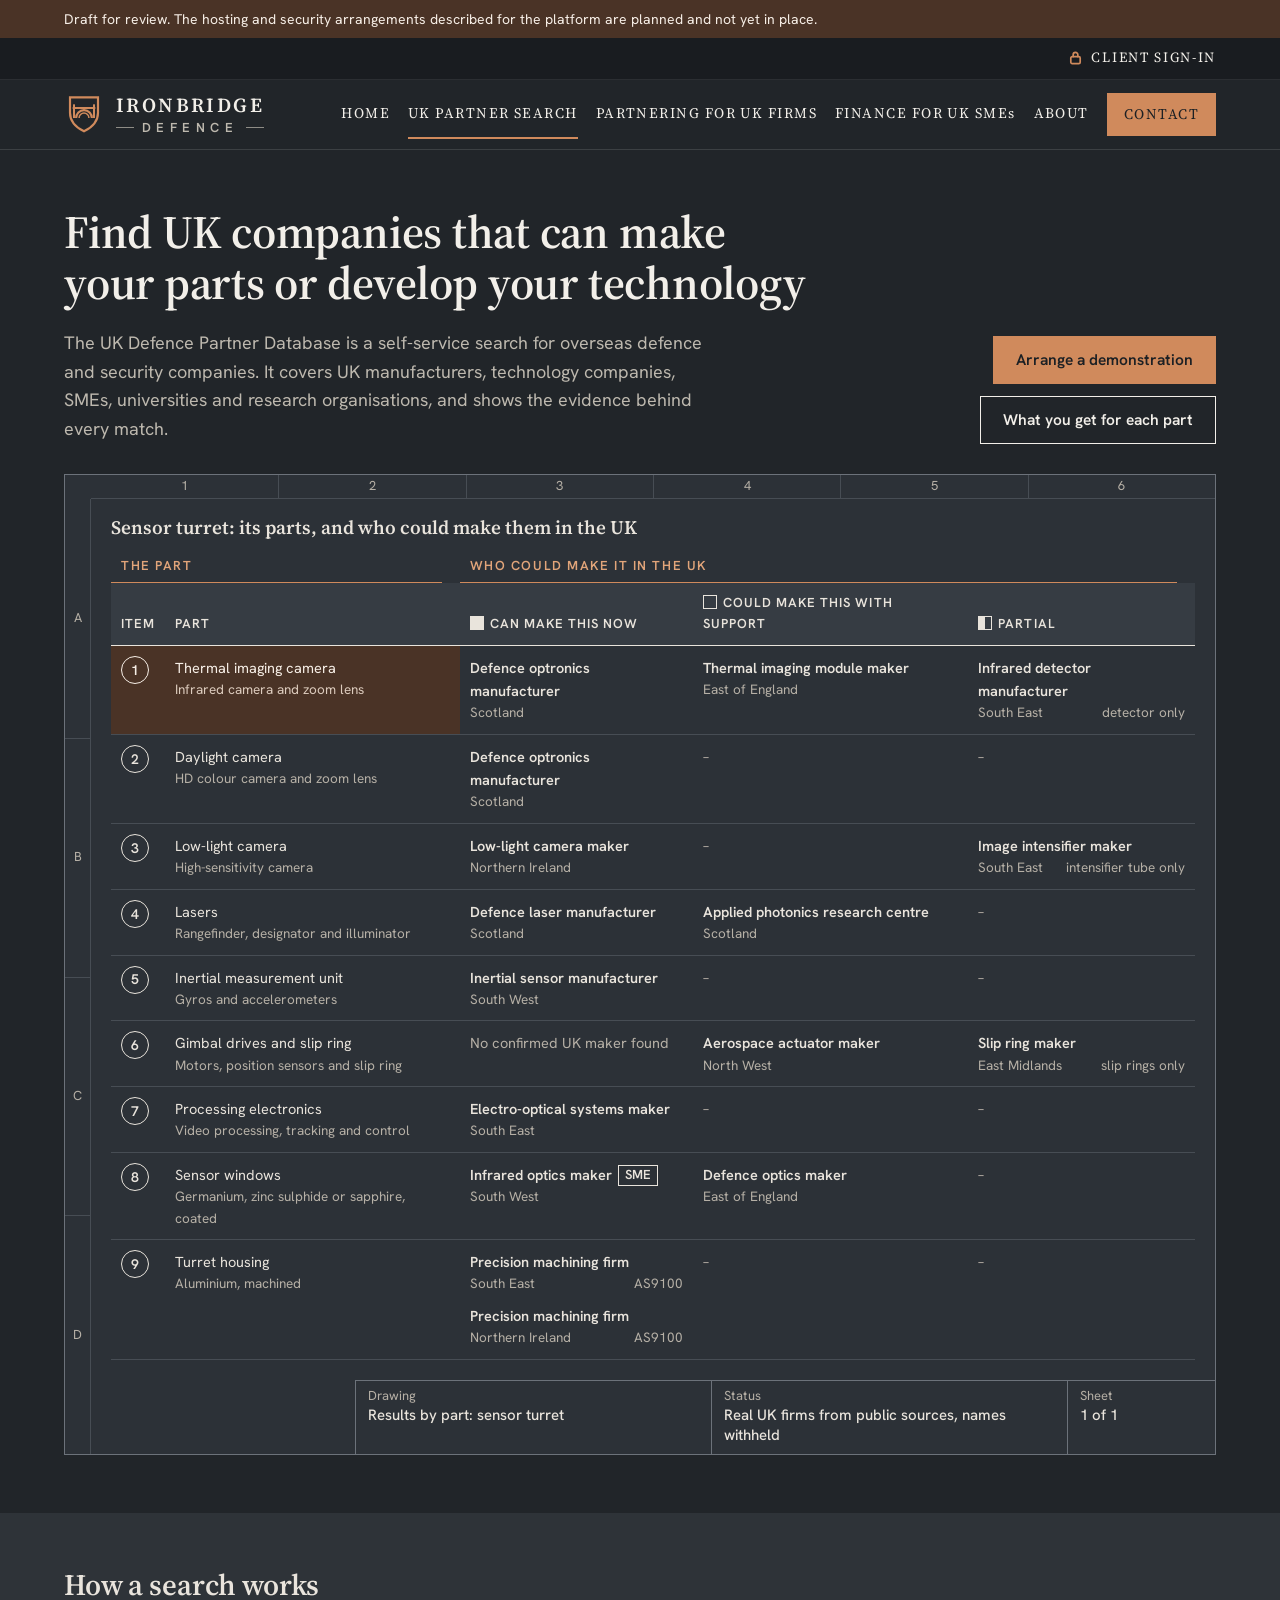
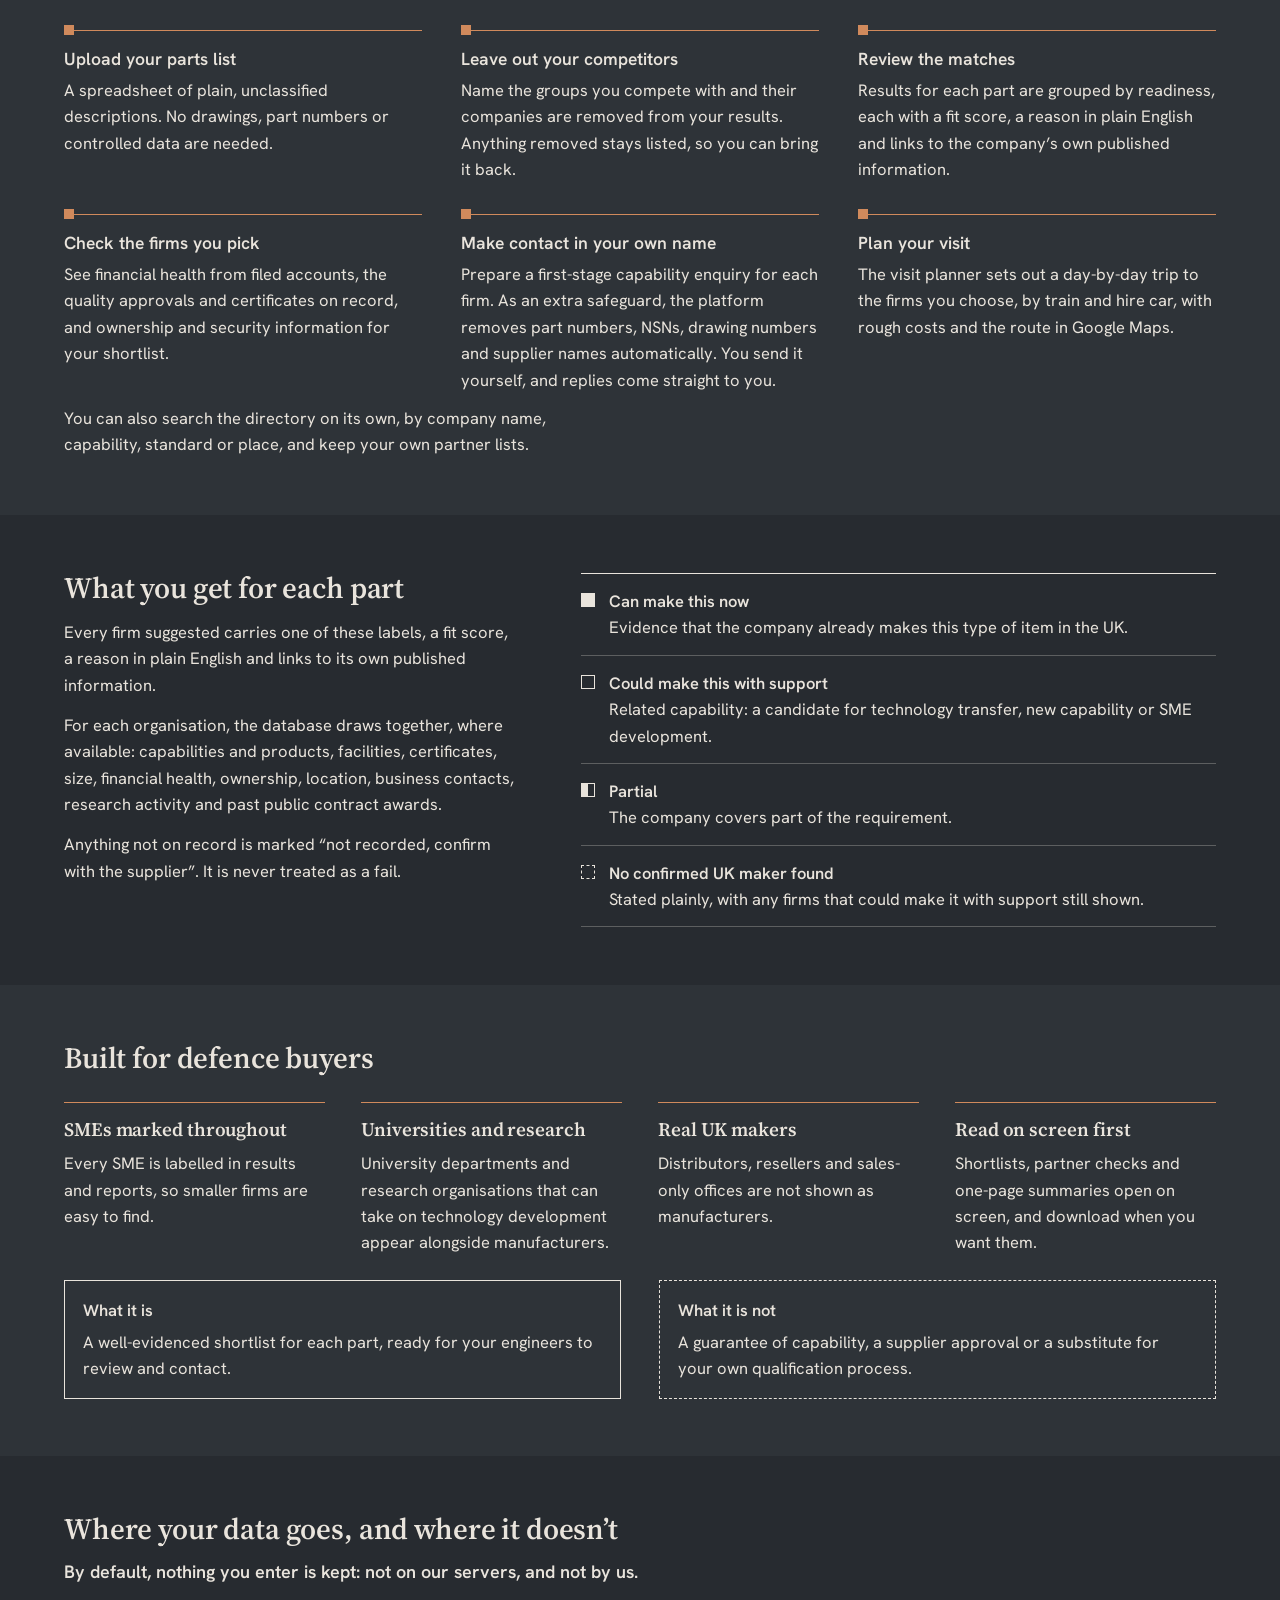
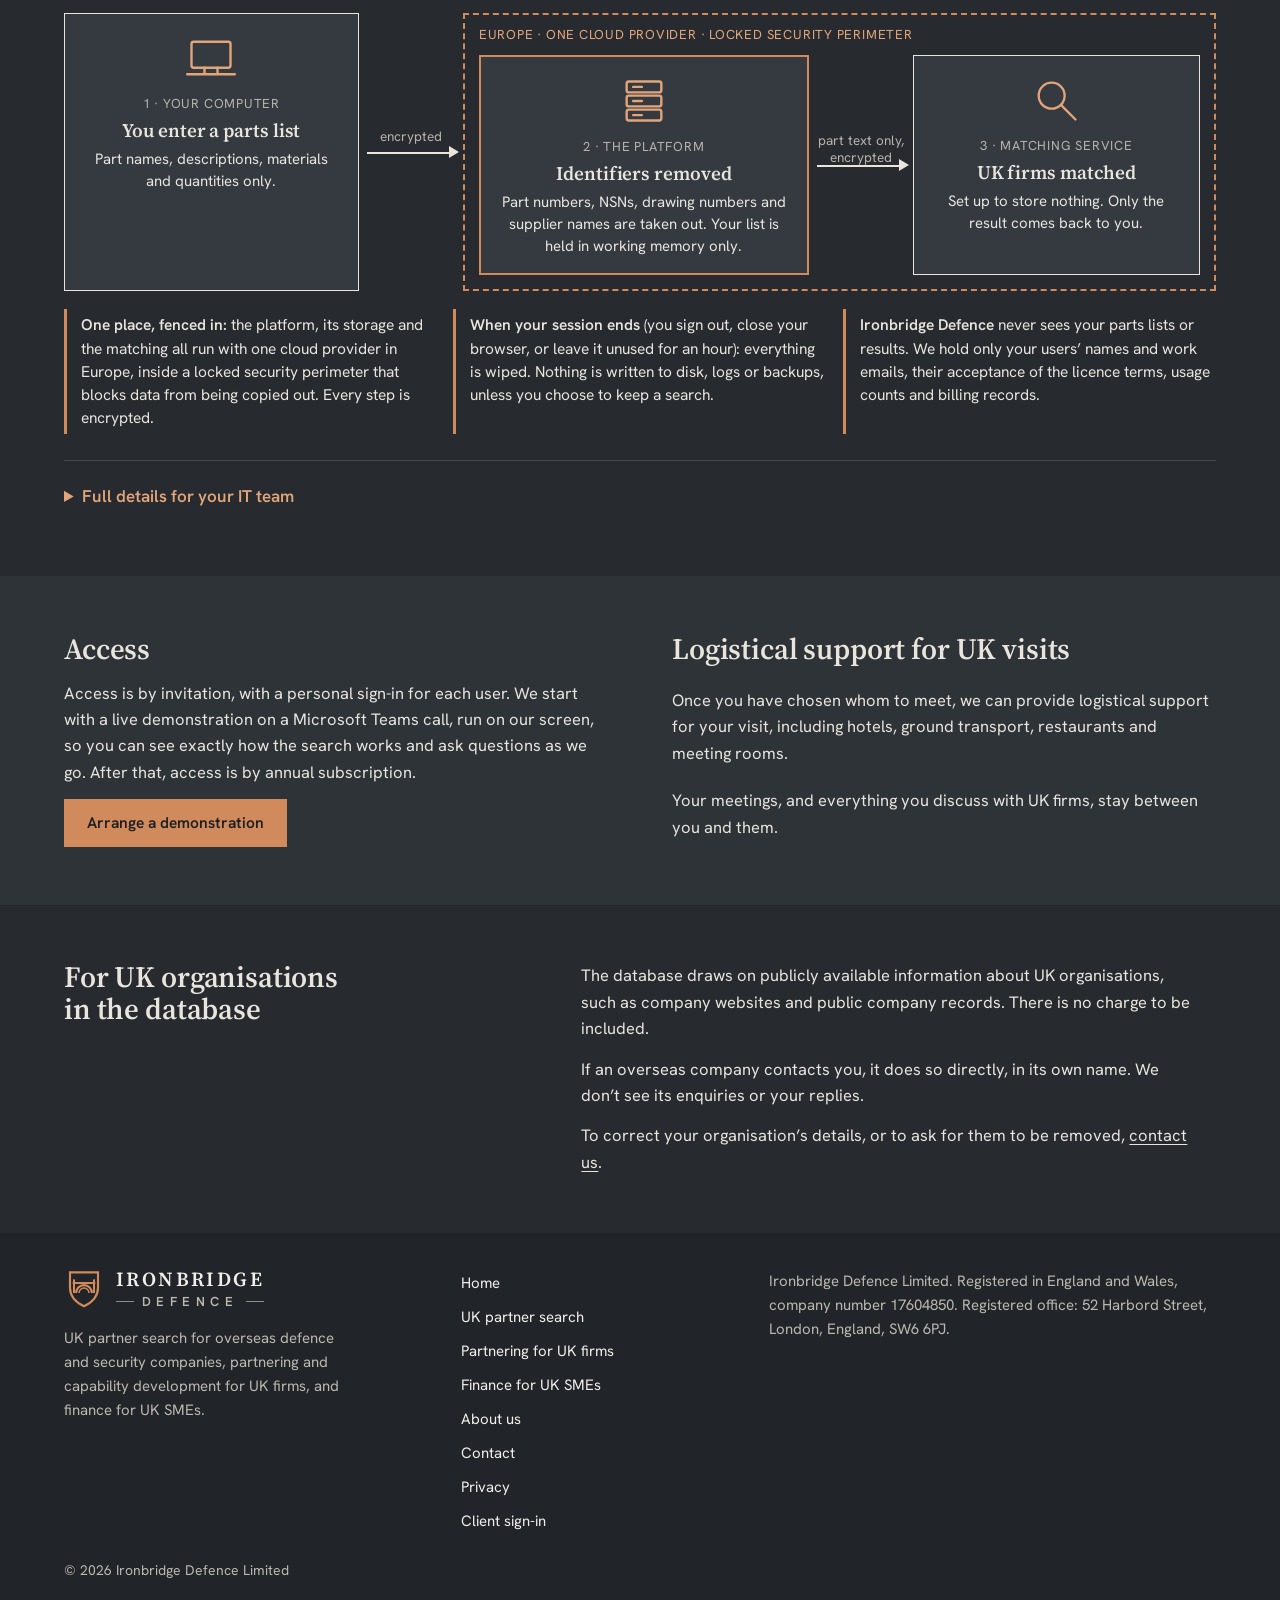
<file: uk-partner-search.html>
<!DOCTYPE html>
<html lang="en-GB">
<head>
<meta charset="utf-8">
<meta name="viewport" content="width=device-width, initial-scale=1">
<meta name="color-scheme" content="dark">
<meta name="theme-color" content="#212529">
<title>UK partner search · Ironbridge Defence</title>
<meta name="description" content="The UK Defence Partner Database: a self-service search of UK manufacturers, technology companies, SMEs, universities and research organisations, with the evidence behind every match.">
<meta name="robots" content="noindex">
<link rel="canonical" href="https://ironbridgedefence.com/uk-partner-search.html">
<meta property="og:type" content="website">
<meta property="og:site_name" content="Ironbridge Defence">
<meta property="og:locale" content="en_GB">
<meta property="og:title" content="UK partner search · Ironbridge Defence">
<meta property="og:description" content="The UK Defence Partner Database: a self-service search of UK manufacturers, technology companies, SMEs, universities and research organisations, with the evidence behind every match.">
<meta property="og:url" content="https://ironbridgedefence.com/uk-partner-search.html">
<meta property="og:image" content="https://ironbridgedefence.com/img/share-card-v2.jpg">
<meta property="og:image:width" content="1200">
<meta property="og:image:height" content="630">
<meta property="og:image:alt" content="Ironbridge Defence: UK partner search for overseas defence and security companies, and finance for UK SMEs.">
<meta name="twitter:card" content="summary_large_image">
<link rel="icon" href="favicon.svg?v=d7cbdb1c26" type="image/svg+xml">
<link rel="preload" href="fonts/hanken-grotesk-latin.woff2" as="font" type="font/woff2" crossorigin>
<link rel="preload" href="fonts/source-serif-4-latin.woff2" as="font" type="font/woff2" crossorigin>
<link rel="stylesheet" href="site.css?v=cce627031d">
</head>
<body>
<a class="skip" href="#main">Skip to content</a>
<p class="draft">Draft for review. The hosting and security arrangements described for the platform are planned and not yet in place.</p>
<div class="util"><div class="wrap"><a href="sign-in.html"><svg viewBox="0 0 16 16" aria-hidden="true"><rect x="3" y="7" width="10" height="7.5" rx="1.5"/><path d="M5.5 7V5a2.5 2.5 0 0 1 5 0v2"/></svg>Client sign-in</a></div></div>
<header class="top"><div class="wrap bar"><a class="brand" href="index.html" aria-label="Ironbridge Defence, home"><span class="bmark" aria-hidden="true"><svg viewBox="0 0 120 120" focusable="false"><path d="M18,10 H102 V56 C102,82 84,100 60,112 C36,100 18,82 18,56 Z" fill="none" stroke="currentColor" stroke-width="6.5" stroke-linejoin="miter"/><rect x="26" y="39" width="68" height="6" fill="currentColor"/><rect x="27" y="31" width="6" height="41" fill="currentColor"/><rect x="87" y="31" width="6" height="41" fill="currentColor"/><path d="M36.25,72.00 A23.75,23.75 0 0 1 83.75,72.00" fill="none" stroke="currentColor" stroke-width="6.5"/><path d="M45.25,72.00 A14.75,14.75 0 0 1 74.75,72.00" fill="none" stroke="currentColor" stroke-width="4.5"/></svg></span><span class="bwords" aria-hidden="true"><span class="bw1">IRONBRIDGE</span><span class="bw2"><i></i>DEFENCE<i></i></span></span></a><nav class="nav" aria-label="Main"><a href="index.html">Home</a><a href="uk-partner-search.html" aria-current="page">UK partner search</a><a href="uk-firms.html">Partnering for UK firms</a><a href="finance.html">Finance for UK SME<span class="lcs">s</span></a><a href="about.html">About</a><a class="navbtn" href="about.html#contact">Contact</a></nav></div></header>
<main id="main">
<section class="band"><div class="wrap hero">
  <h1>Find UK companies that can make your parts or develop your technology</h1>
  <p class="lede">The UK Defence Partner Database is a self-service search for overseas defence and security companies. It covers UK manufacturers, technology companies, SMEs, universities and research organisations, and shows the evidence behind every match.</p>
  <div class="actions"><a class="btn solid" href="about.html#contact">Arrange a demonstration</a><a class="btn" href="#labels">What you get for each part</a></div>
  <figure class="sheet pic" aria-label="Illustration: results by part">
    <div class="zt" aria-hidden="true"><span>1</span><span>2</span><span>3</span><span>4</span><span>5</span><span>6</span></div><div class="zl" aria-hidden="true"><span>A</span><span>B</span><span>C</span><span>D</span></div>
    <div class="body"><table class="res stack"><caption class="rcap">Sensor turret: its parts, and who could make them in the UK</caption><thead><tr class="grp"><th colspan="2" scope="colgroup">The part</th><th colspan="3" scope="colgroup">Who could make it in the UK</th></tr><tr><th>Item</th><th>Part</th><th><span class="mark a" aria-hidden="true"></span>Can make this now</th><th><span class="mark" aria-hidden="true"></span>Could make this with support</th><th><span class="mark p" aria-hidden="true"></span>Partial</th></tr></thead><tbody><tr class="sel"><td data-l="Item"><span class="bl">1</span></td><td data-l="Part">Thermal imaging camera<small>Infrared camera and zoom lens</small></td><td data-l="Can make this now"><div class="fe"><b>Defence optronics manufacturer</b><span class="fx"><span>Scotland</span></span></div></td><td data-l="Could make this with support"><div class="fe"><b>Thermal imaging module maker</b><span class="fx"><span>East of England</span></span></div></td><td data-l="Partial"><div class="fe"><b>Infrared detector manufacturer</b><span class="fx"><span>South East</span><span class="fit">detector only</span></span></div></td></tr><tr><td data-l="Item"><span class="bl">2</span></td><td data-l="Part">Daylight camera<small>HD colour camera and zoom lens</small></td><td data-l="Can make this now"><div class="fe"><b>Defence optronics manufacturer</b><span class="fx"><span>Scotland</span></span></div></td><td data-l="Could make this with support"></td><td data-l="Partial"></td></tr><tr><td data-l="Item"><span class="bl">3</span></td><td data-l="Part">Low-light camera<small>High-sensitivity camera</small></td><td data-l="Can make this now"><div class="fe"><b>Low-light camera maker</b><span class="fx"><span>Northern Ireland</span></span></div></td><td data-l="Could make this with support"></td><td data-l="Partial"><div class="fe"><b>Image intensifier maker</b><span class="fx"><span>South East</span><span class="fit">intensifier tube only</span></span></div></td></tr><tr><td data-l="Item"><span class="bl">4</span></td><td data-l="Part">Lasers<small>Rangefinder, designator and illuminator</small></td><td data-l="Can make this now"><div class="fe"><b>Defence laser manufacturer</b><span class="fx"><span>Scotland</span></span></div></td><td data-l="Could make this with support"><div class="fe"><b>Applied photonics research centre</b><span class="fx"><span>Scotland</span></span></div></td><td data-l="Partial"></td></tr><tr><td data-l="Item"><span class="bl">5</span></td><td data-l="Part">Inertial measurement unit<small>Gyros and accelerometers</small></td><td data-l="Can make this now"><div class="fe"><b>Inertial sensor manufacturer</b><span class="fx"><span>South West</span></span></div></td><td data-l="Could make this with support"></td><td data-l="Partial"></td></tr><tr><td data-l="Item"><span class="bl">6</span></td><td data-l="Part">Gimbal drives and slip ring<small>Motors, position sensors and slip ring</small></td><td data-l="Can make this now"><span class="none">No confirmed UK maker found</span></td><td data-l="Could make this with support"><div class="fe"><b>Aerospace actuator maker</b><span class="fx"><span>North West</span></span></div></td><td data-l="Partial"><div class="fe"><b>Slip ring maker</b><span class="fx"><span>East Midlands</span><span class="fit">slip rings only</span></span></div></td></tr><tr><td data-l="Item"><span class="bl">7</span></td><td data-l="Part">Processing electronics<small>Video processing, tracking and control</small></td><td data-l="Can make this now"><div class="fe"><b>Electro-optical systems maker</b><span class="fx"><span>South East</span></span></div></td><td data-l="Could make this with support"></td><td data-l="Partial"></td></tr><tr><td data-l="Item"><span class="bl">8</span></td><td data-l="Part">Sensor windows<small>Germanium, zinc sulphide or sapphire, coated</small></td><td data-l="Can make this now"><div class="fe"><b>Infrared optics maker</b><span class="sme">SME</span><span class="fx"><span>South West</span></span></div></td><td data-l="Could make this with support"><div class="fe"><b>Defence optics maker</b><span class="fx"><span>East of England</span></span></div></td><td data-l="Partial"></td></tr><tr><td data-l="Item"><span class="bl">9</span></td><td data-l="Part">Turret housing<small>Aluminium, machined</small></td><td data-l="Can make this now"><div class="fe"><b>Precision machining firm</b><span class="fx"><span>South East</span><span class="fit">AS9100</span></span></div><div class="fe"><b>Precision machining firm</b><span class="fx"><span>Northern Ireland</span><span class="fit">AS9100</span></span></div></td><td data-l="Could make this with support"></td><td data-l="Partial"></td></tr></tbody></table></div>
    <div class="tb "><div><span>Drawing</span><b>Results by part: sensor turret</b></div><div><span>Status</span><b>Real UK firms from public sources, names withheld</b></div><div><span>Sheet</span><b>1 of 1</b></div></div>
  </figure>
</div></section>

<section class="band plane" id="how"><div class="wrap">
  <h2>How a search works</h2>
  <ol class="steps"><li><b>Upload your parts list</b><p>A spreadsheet of plain, unclassified descriptions. No drawings, part numbers or controlled data are needed.</p></li><li><b>Leave out your competitors</b><p>Name the groups you compete with and their companies are removed from your results. Anything removed stays listed, so you can bring it back.</p></li><li><b>Review the matches</b><p>Results for each part are grouped by readiness, each with a fit score, a reason in plain English and links to the company’s own published information.</p></li><li><b>Check the firms you pick</b><p>See financial health from filed accounts, the quality approvals and certificates on record, and ownership and security information for your shortlist.</p></li><li><b>Make contact in your own name</b><p>Prepare a first-stage capability enquiry for each firm. As an extra safeguard, the platform removes part numbers, NSNs, drawing numbers and supplier names automatically. You send it yourself, and replies come straight to you.</p></li><li><b>Plan your visit</b><p>The visit planner sets out a day-by-day trip to the firms you choose, by train and hire car, with rough costs and the route in Google Maps.</p></li></ol>
  <p class="sub">You can also search the directory on its own, by company name, capability, standard or place, and keep your own partner lists.</p>
</div></section>

<section class="band" id="labels"><div class="wrap split">
  <div class="prose">
    <h2>What you get for each part</h2>
    <p>Every firm suggested carries one of these labels, a fit score, a reason in plain English and links to its own published information.</p>
    <p>For each organisation, the database draws together, where available: capabilities and products, facilities, certificates, size, financial health, ownership, location, business contacts, research activity and past public contract awards.</p>
    <p>Anything not on record is marked “not recorded, confirm with the supplier”. It is never treated as a fail.</p>
  </div>
  <ul class="labels">
    <li><span class="mark a" aria-hidden="true"></span><div><b>Can make this now</b>Evidence that the company already makes this type of item in the UK.</div></li>
    <li><span class="mark" aria-hidden="true"></span><div><b>Could make this with support</b>Related capability: a candidate for technology transfer, new capability or SME development.</div></li>
    <li><span class="mark p" aria-hidden="true"></span><div><b>Partial</b>The company covers part of the requirement.</div></li>
    <li><span class="mark n" aria-hidden="true"></span><div><b>No confirmed UK maker found</b>Stated plainly, with any firms that could make it with support still shown.</div></li>
  </ul>
</div></section>

<section class="band plane"><div class="wrap">
  <h2>Built for defence buyers</h2>
  <div class="four">
    <div class="item"><h3>SMEs marked throughout</h3><p>Every SME is labelled in results and reports, so smaller firms are easy to find.</p></div>
    <div class="item"><h3>Universities and research</h3><p>University departments and research organisations that can take on technology development appear alongside manufacturers.</p></div>
    <div class="item"><h3>Real UK makers</h3><p>Distributors, resellers and sales-only offices are not shown as manufacturers.</p></div>
    <div class="item"><h3>Read on screen first</h3><p>Shortlists, partner checks and one-page summaries open on screen, and download when you want them.</p></div>
  </div>
  <div class="isnot">
    <div><b>What it is</b>A well-evidenced shortlist for each part, ready for your engineers to review and contact.</div>
    <div class="no"><b>What it is not</b>A guarantee of capability, a supplier approval or a substitute for your own qualification process.</div>
  </div>
</div></section>

<section class="band" id="data"><div class="wrap">
  <h2>Where your data goes, and where it doesn’t</h2>
  <p class="sub flowlead">By default, nothing you enter is kept: not on our servers, and not by us.</p>
  <div class="simple" role="group" aria-label="Your parts list makes one trip and is then wiped">
    <div class="sn"><span class="si" aria-hidden="true"><svg viewBox="0 0 48 48"><rect x="6" y="9" width="36" height="24" rx="2"/><path d="M2 39H46M18 33V39M30 33V39"/></svg></span>
      <p class="sk">1 · Your computer</p><h3>You enter a parts list</h3><p>Part names, descriptions, materials and quantities only.</p></div>
    <div class="sa" aria-hidden="true"><span>encrypted</span></div>
    <div class="fence"><p class="fl">Europe · one cloud provider · locked security perimeter</p>
    <div class="sn main"><span class="si" aria-hidden="true"><svg viewBox="0 0 48 48"><rect x="8" y="6" width="32" height="10" rx="2"/><rect x="8" y="19" width="32" height="10" rx="2"/><rect x="8" y="32" width="32" height="10" rx="2"/><path d="M14 11H22M14 24H22M14 37H22"/></svg></span>
      <p class="sk">2 · The platform</p><h3>Identifiers removed</h3><p>Part numbers, NSNs, drawing numbers and supplier names are taken out. Your list is held in working memory only.</p></div>
    <div class="sa" aria-hidden="true"><span>part text only, encrypted</span></div>
    <div class="sn"><span class="si" aria-hidden="true"><svg viewBox="0 0 48 48"><circle cx="20" cy="20" r="12"/><path d="M29 29 42 42"/></svg></span>
      <p class="sk">3 · Matching service</p><h3>UK firms matched</h3><p>Set up to store nothing. Only the result comes back to you.</p></div>
    </div>
  </div>
  <div class="send">
    <p><b>One place, fenced in:</b> the platform, its storage and the matching all run with one cloud provider in Europe, inside a locked security perimeter that blocks data from being copied out. Every step is encrypted.</p>
    <p><b>When your session ends</b> (you sign out, close your browser, or leave it unused for an hour): everything is wiped. Nothing is written to disk, logs or backups, unless you choose to keep a search.</p>
    <p><b>Ironbridge Defence</b> never sees your parts lists or results. We hold only your users’ names and work emails, their acceptance of the licence terms, usage counts and billing records.</p>
  </div>
  <details class="fmore"><summary>Full details for your IT team</summary>
  <div class="flow" role="group" aria-label="How your parts lists, results and plans are handled">
    <div class="fbox org"><h3>Your organisation</h3><p>Your users, each with their own sign-in, working in their web browser.</p><p>Results show on screen. Reports, spreadsheets, PDFs, enquiry letters and your search file download to your own computer.</p><p>To carry on later, you open your own search file.</p></div>
    <div class="farrows a1"><span class="fa r">your list</span><span class="fa l">results and downloads</span></div>
    <div class="fbox plat"><h3>The platform</h3><p class="fmeta">Hosted in Europe · inside the security perimeter · reached only over an encrypted connection</p><p>Your parts list, results, notes, shortlists, visit plans and enquiries are held only in your session’s working memory.</p><p><b>They are never written to disk, a temporary file, a log or a backup.</b></p><p>They are deleted when your session ends: when you sign out or close the page, and in any case after 60 minutes without use.</p></div>
    <div class="farrows a2"><span class="fa r">cleaned part text</span><span class="fa l">the result</span></div>
    <div class="fbox match2"><h3>Automated matching service</h3><p class="fmeta">Hosted in Europe · inside the security perimeter</p><p>Gets only part names and descriptions, materials, required certificates, assembly names and the purpose you type. Part numbers, NSNs, drawing numbers and supplier names are taken out first. For a one-page summary, it also gets that UK organisation’s public details.</p><p>Acts only on our instructions and sends back the result. Set up to store nothing: no caching and no logging of requests.</p></div>
    <div class="fdown d1" aria-hidden="true"><span>signs in</span></div>
    <div class="fdown d2 opt" aria-hidden="true"><span>only if you choose to keep it</span></div>
    <div class="felbow" aria-hidden="true"><i></i><span>usage counts only</span></div>
    <div class="fbox sign"><p class="fvia">Your users sign in here</p><h3>Sign-in service</h3><p class="fmeta">Hosted in Europe</p><p>Checks who is signing in. Holds each user’s name and work email.</p><p>Never sees your parts lists or results.</p></div>
    <div class="fbox kept"><p class="fvia">From the platform, only if you choose to keep a search</p><h3>Only if you choose: a kept search</h3><p>Stored in Europe, inside the security perimeter, encrypted, in your organisation’s own private area.</p><p>Only your organisation’s signed-in users can open it.</p><p>Deleted automatically 30 days after it was last opened, at once if you delete it, and within 30 days after your access ends.</p></div>
    <div class="fbox oper"><p class="fvia">From the platform: usage counts only</p><h3>Ironbridge Defence, the operator</h3><p>Holds only, apart from the platform: your users’ names and work emails, their acceptance of the licence terms, usage counts and billing records.</p><p><b>Never your parts lists, results, notes or plans, or which UK organisations you look at or contact.</b> We have no way to open your data through the platform.</p></div>
  </div>
  <div class="three fnotes">
    <div class="item"><h3>Maps, travel and places</h3><p>Visit planner maps: your own browser sends the places on your trip (the UK organisations, your hotel, stations and airports) straight to Google Maps, not through our servers. Google may set its own cookies there.</p><p>Rail times, fares and weather use station and town names only.</p><p>Our servers find postcodes and places themselves: nothing you type is sent out from them to find a place.</p></div>
    <div class="item"><h3>What never happens</h3><p>Your data is never sold or used for advertising.</p><p>It is never written to disk, logs or backups, unless you choose to keep a search.</p><p>No tracking or advertising cookies.</p><p>We never contact UK organisations for you: you send enquiries yourself, from your own email.</p></div>
    <div class="item"><h3>Before you upload</h3><p>Enter only part names, descriptions, materials and quantities.</p><p>No drawings, specifications, technical data or software.</p><p>Nothing classified, ITAR or EAR controlled, needing an export licence or clearance, or UK OFFICIAL-SENSITIVE.</p><p>Take out part numbers, NSNs, drawing numbers and supplier names. The platform removes them too, as a safety net.</p></div>
  </div>
  <p class="fsmall">Checked on every new version: automated tests fail if any of your data is written to disk, or if anything you type is sent from our servers to find a place. Solid arrows happen in every session; the dashed arrow only if you choose it. Full details are in the platform’s licence terms and privacy notice, available on request.</p>
  </details>
</div></section>

<section class="band plane" id="access"><div class="wrap two">
  <div class="prose">
    <h2>Access</h2>
    <p>Access is by invitation, with a personal sign-in for each user. We start with a live demonstration on a Microsoft Teams call, run on our screen, so you can see exactly how the search works and ask questions as we go. After that, access is by annual subscription.</p>
    <div class="actions"><a class="btn solid" href="about.html#contact">Arrange a demonstration</a></div>
  </div>
  <div class="prose">
    <h2>Logistical support for UK visits</h2>
    <p>Once you have chosen whom to meet, we can provide logistical support for your visit, including hotels, ground transport, restaurants and meeting rooms.</p>
    <p>Your meetings, and everything you discuss with UK firms, stay between you and them.</p>
  </div>
</div></section>

<section class="band" id="listed"><div class="wrap split">
  <h2>For UK organisations in the database</h2>
  <div class="prose">
    <p>The database draws on publicly available information about UK organisations, such as company websites and public company records. There is no charge to be included.</p>
    <p>If an overseas company contacts you, it does so directly, in its own name. We don’t see its enquiries or your replies.</p>
    <p>To correct your organisation’s details, or to ask for them to be removed, <a href="about.html#contact">contact us</a>.</p>
  </div>
</div></section>
</main>
<footer class="foot"><div class="wrap">
  <div class="fgrid">
    <div><a class="brand" href="index.html" aria-label="Ironbridge Defence, home"><span class="bmark" aria-hidden="true"><svg viewBox="0 0 120 120" focusable="false"><path d="M18,10 H102 V56 C102,82 84,100 60,112 C36,100 18,82 18,56 Z" fill="none" stroke="currentColor" stroke-width="6.5" stroke-linejoin="miter"/><rect x="26" y="39" width="68" height="6" fill="currentColor"/><rect x="27" y="31" width="6" height="41" fill="currentColor"/><rect x="87" y="31" width="6" height="41" fill="currentColor"/><path d="M36.25,72.00 A23.75,23.75 0 0 1 83.75,72.00" fill="none" stroke="currentColor" stroke-width="6.5"/><path d="M45.25,72.00 A14.75,14.75 0 0 1 74.75,72.00" fill="none" stroke="currentColor" stroke-width="4.5"/></svg></span><span class="bwords" aria-hidden="true"><span class="bw1">IRONBRIDGE</span><span class="bw2"><i></i>DEFENCE<i></i></span></span></a>
      <p class="fdesc">UK partner search for overseas defence and security companies, partnering and capability development for UK firms, and finance for UK&nbsp;SMEs.</p></div>
    <nav class="flinks" aria-label="Footer"><a href="index.html">Home</a><a href="uk-partner-search.html">UK partner search</a><a href="uk-firms.html">Partnering for UK firms</a><a href="finance.html">Finance for UK&nbsp;SMEs</a><a href="about.html">About us</a><a href="about.html#contact">Contact</a><a href="about.html#privacy">Privacy</a><a href="sign-in.html">Client sign-in</a></nav>
    <p class="legal">Ironbridge Defence Limited. Registered in England and Wales, company number 17604850. Registered office: 52 Harbord Street, London, England, SW6 6PJ.</p>
  </div>
  <p class="copy">© 2026 Ironbridge Defence Limited</p>
</div></footer>

</body>
</html>
</file>
<file: site.css>
/* v22: the two fonts, served from this site (fonts/). SIL Open Font Licence 1.1: fonts/OFL-hanken-grotesk.txt, fonts/OFL-source-serif-4.txt */
@font-face{font-family:"Hanken Grotesk";font-style:normal;font-weight:400 600;font-display:swap;src:url(fonts/hanken-grotesk-latin-ext.woff2) format("woff2");unicode-range:U+0100-02BA,U+02BD-02C5,U+02C7-02CC,U+02CE-02D7,U+02DD-02FF,U+0304,U+0308,U+0329,U+1D00-1DBF,U+1E00-1E9F,U+1EF2-1EFF,U+2020,U+20A0-20AB,U+20AD-20C4,U+2113,U+2C60-2C7F,U+A720-A7FF}
@font-face{font-family:"Hanken Grotesk";font-style:normal;font-weight:400 600;font-display:swap;src:url(fonts/hanken-grotesk-latin.woff2) format("woff2");unicode-range:U+0000-00FF,U+0131,U+0152-0153,U+02BB-02BC,U+02C6,U+02DA,U+02DC,U+0304,U+0308,U+0329,U+2000-206F,U+20AC,U+2122,U+2191,U+2193,U+2212,U+2215,U+FEFF,U+FFFD}
@font-face{font-family:"Source Serif 4";font-style:normal;font-weight:400 600;font-display:swap;src:url(fonts/source-serif-4-latin-ext.woff2) format("woff2");unicode-range:U+0100-02BA,U+02BD-02C5,U+02C7-02CC,U+02CE-02D7,U+02DD-02FF,U+0304,U+0308,U+0329,U+1D00-1DBF,U+1E00-1E9F,U+1EF2-1EFF,U+2020,U+20A0-20AB,U+20AD-20C4,U+2113,U+2C60-2C7F,U+A720-A7FF}
@font-face{font-family:"Source Serif 4";font-style:normal;font-weight:400 600;font-display:swap;src:url(fonts/source-serif-4-latin.woff2) format("woff2");unicode-range:U+0000-00FF,U+0131,U+0152-0153,U+02BB-02BC,U+02C6,U+02DA,U+02DC,U+0304,U+0308,U+0329,U+2000-206F,U+20AC,U+2122,U+2191,U+2193,U+2212,U+2215,U+FEFF,U+FFFD}
/* VOICE everyday professional: a capable UK firm's site for defence buyers and SME owners; few hues, fine detail, plain words
   IDEA an engineering drawing sheet: an exploded assembly with item balloons, its parts list, and a title block in the corner
   PICTURE home: five real products behind tabs, each a photo beside line drawings of its parts, then its parts list and UK matches (with company checks) for one part; search: results by part; finance: the 'at a glance' panel; about: the title block holding the company details
   COLOUR (v9, see STYLE_CSS) mellow charcoal greys, warm off-white text, one copper accent on the selected part; the base values below are overridden
   TYPE Hanken Grotesk 500 for titles, Hanken Grotesk 400 for text
   LAYOUT laptop: title across the top, lede and buttons beneath, the sheet full width below; phone: title, sheet, then lede and buttons */
:root{color-scheme:light dark;--bg:light-dark(#ffffff,#1a1a19);--ink:light-dark(#111110,#efefea);--soft:light-dark(#4a4a46,#bdbdb6);--rule:light-dark(#cbcbc6,#3e3e3b);--plane:light-dark(#d8d8d4,#2a2a28);--top:light-dark(#ffffff,#252523);--lf:light-dark(#ececE8,#30302d);--rf:light-dark(#d8d8d4,#3b3b38);--in1:light-dark(#c2c2bc,#161615);--in2:light-dark(#b3b3ad,#121211);--hole:light-dark(#4a4a46,#0c0c0b);--pin:light-dark(#d8d8d4,#bdbdb6);--y:#ffe600;--on-y:#111110}
:root[data-theme=light]{color-scheme:light}
:root[data-theme=dark]{color-scheme:dark}
*{box-sizing:border-box;min-width:0}
html{scroll-padding-top:84px;-webkit-text-size-adjust:100%}
body{margin:0;background:var(--bg);color:var(--ink);font:400 16.5px/1.6 "Hanken Grotesk",system-ui,-apple-system,"Segoe UI",Arial,sans-serif;overflow-x:clip}
h1,h2,h3{margin:0;font-weight:500;letter-spacing:-.02em;line-height:1.08;text-wrap:balance}
h1{font-size:clamp(32px,3.3vw,46px)}
h2{font-size:clamp(25px,2.3vw,32px)}
h3{font-size:19px;line-height:1.3;letter-spacing:-.01em}
p{margin:0}
a{color:inherit;text-decoration-thickness:1px;text-underline-offset:3px}
a:hover{text-decoration-thickness:2px}
:focus-visible{outline:2px solid var(--ink);outline-offset:3px}
svg{max-width:100%}
.vh{position:absolute;width:1px;height:1px;overflow:hidden;clip-path:inset(50%);white-space:nowrap}
.skip{position:absolute;left:-999px;top:8px;background:var(--ink);color:var(--bg);padding:10px 14px;z-index:20}
.skip:focus{left:8px}
.wrap{max-width:1240px;margin-inline:auto}
.band{padding-block:clamp(32px,4.5vw,64px);padding-left:max(5vw,16px,env(safe-area-inset-left,0px));padding-right:max(5vw,16px,env(safe-area-inset-right,0px))}
.plane{background:var(--plane)}
.draft{background:var(--ink);color:var(--bg);font-size:14px;line-height:1.45;padding:9px max(5vw,16px)}

.top{position:sticky;top:0;z-index:10;background:var(--bg);border-bottom:1px solid var(--rule);padding-left:max(5vw,16px);padding-right:max(5vw,16px)}
.bar{display:flex;align-items:center;justify-content:space-between;gap:6px 28px;flex-wrap:wrap;min-height:68px}
.brand{display:inline-flex;align-items:center;gap:10px;font-weight:600;font-size:19px;letter-spacing:-.01em;text-decoration:none;white-space:nowrap}
.mk{width:14px;height:14px;background:var(--ink);flex:none}
.nav{display:flex;align-items:center;flex-wrap:wrap;gap:4px 22px}
.nav a{text-decoration:none;font-size:15.5px;font-weight:500;padding:12px 0;border-bottom:2px solid transparent;white-space:nowrap}
.nav a:hover,.nav a[aria-current=page]{border-bottom-color:var(--ink)}
.nav .navbtn{border:1.5px solid var(--ink);padding:9px 16px}
.nav .navbtn:hover,.nav .navbtn[aria-current=page]{background:var(--ink);color:var(--bg)}
@media(max-width:700px){.top{position:static}.bar{padding-block:10px}.nav{gap:0 18px}}

.actions{display:flex;flex-wrap:wrap;gap:12px}
.btn{display:inline-flex;align-items:center;justify-content:center;min-height:48px;padding:0 22px;border:1.5px solid var(--ink);font-weight:600;font-size:15.5px;text-decoration:none;white-space:nowrap}
.btn.solid{background:var(--ink);color:var(--bg)}
.btn:hover{background:var(--ink);color:var(--bg)}
.btn.solid:hover{background:transparent;color:var(--ink)}
.more{font-weight:600}

.hero{display:grid;grid-template-columns:minmax(0,7fr) minmax(0,5fr);grid-template-areas:"t t" "l a" "s s";gap:20px clamp(24px,4vw,64px);align-items:end}
.hero h1{grid-area:t;max-width:1120px}
.hero .lede{grid-area:l;font-size:18px;color:var(--soft);max-width:64ch}
.hero .actions{grid-area:a;justify-content:flex-end}
.hero .pic{grid-area:s;margin-top:10px}
@media(max-width:900px){.hero{grid-template-columns:minmax(0,1fr);grid-template-areas:"t" "l" "a" "s"}.hero .actions{justify-content:flex-start}}
@media(max-width:600px){.hero{grid-template-areas:"t" "s" "l" "a"}.hero .pic{margin-top:4px}}

.sheet{position:relative;margin:0;border:1.5px solid var(--ink);background:var(--bg);padding:38px 20px 0 46px}
.zt{position:absolute;top:0;left:26px;right:0;height:24px;display:grid;grid-template-columns:repeat(6,minmax(0,1fr));border-bottom:1px solid var(--rule)}
.zl{position:absolute;top:24px;bottom:0;left:0;width:26px;display:grid;grid-template-rows:repeat(4,minmax(0,1fr));border-right:1px solid var(--rule)}
.zt span,.zl span{display:grid;place-items:center;font-size:13px;color:var(--soft)}
.zt span+span{border-left:1px solid var(--rule)}
.zl span+span{border-top:1px solid var(--rule)}
.sgrid{display:grid;grid-template-columns:minmax(0,11fr) minmax(0,10fr);gap:24px clamp(20px,3vw,44px);align-items:center;padding-bottom:20px}
.draw svg{display:block;width:100%;height:auto;max-height:540px;margin-inline:auto}
.body{padding-bottom:20px}
.tb{display:grid;grid-template-columns:minmax(0,2.4fr) minmax(0,2.4fr) minmax(0,1fr);margin:0 -20px 0 auto;max-width:860px;border-top:1.5px solid var(--ink);border-left:1.5px solid var(--ink)}
.tb div{padding:7px 12px 9px}
.tb div+div{border-left:1px solid var(--ink)}
.tb span{display:block;font-size:13px;color:var(--soft);line-height:1.3}
.tb b{display:block;font-weight:500;font-size:15px;line-height:1.35}
@media(max-width:900px){.sgrid{grid-template-columns:minmax(0,1fr)}.draw svg{max-height:420px}}
@media(max-width:600px){.sheet{padding:14px 14px 0}.zt,.zl{display:none}.tb{margin:0 -14px;max-width:none;border-left:0;grid-template-columns:minmax(0,1fr) minmax(0,1fr)}.tb div:first-child{grid-column:1/-1}.tb div+div{border-left:0;border-top:1px solid var(--ink)}.tb div:nth-child(3){border-left:1px solid var(--ink)}}

.bom{width:100%;border-collapse:collapse;font-size:15px}
.bom caption{text-align:left;font-weight:600;font-size:15px;padding-bottom:6px}
.bom th{text-align:left;font-weight:600;font-size:13.5px;color:var(--soft);padding:6px 8px;border-bottom:1.5px solid var(--ink)}
.bom td{padding:6px 8px;border-bottom:1px solid var(--rule);vertical-align:middle}
.bom .n{text-align:right;width:1%;white-space:nowrap;font-variant-numeric:tabular-nums}
.bom tr.sel td{background:var(--y);color:var(--on-y)}
.bl{display:inline-grid;place-items:center;width:28px;height:28px;border:1.4px solid currentColor;border-radius:50%;font-size:14px;font-weight:600;font-variant-numeric:tabular-nums}

.match{border:1.5px solid var(--ink);margin-top:16px;font-size:15px}
.mh{display:flex;justify-content:space-between;gap:12px;padding:8px 12px;background:var(--y);color:var(--on-y);font-weight:600}
.mh span{font-weight:500}
.firm{padding:11px 12px}
.firm+.firm{border-top:1px solid var(--rule)}
.fn{font-weight:600;font-size:16px;line-height:1.35}
.fm{display:flex;flex-wrap:wrap;align-items:center;gap:6px 14px;margin-top:6px;font-size:14px;color:var(--soft)}
.chip{display:inline-block;padding:2px 8px;border:1.5px solid var(--ink);color:var(--ink);font-size:13px;font-weight:600;line-height:1.4;white-space:nowrap}
.chip.a{background:var(--ink);color:var(--bg)}
.chip.gap{border-style:dashed;border-color:var(--soft);color:var(--soft);font-weight:500;white-space:normal;margin-top:8px}
.sme{display:inline-block;margin-left:6px;padding:0 6px;border:1.5px solid currentColor;font-size:13px;font-weight:600;line-height:1.45;vertical-align:1px}
.why{margin:8px 0 0;padding-left:18px}
.why li+li{margin-top:2px}
.ev{padding:8px 12px;border-top:1px solid var(--rule);font-size:13.5px;color:var(--soft)}

.two{display:grid;grid-template-columns:repeat(2,minmax(0,1fr));gap:32px clamp(28px,5vw,72px)}
.three{display:grid;grid-template-columns:repeat(3,minmax(0,1fr));gap:28px clamp(20px,3vw,40px);margin-top:28px}
.four{display:grid;grid-template-columns:repeat(4,minmax(0,1fr));gap:28px clamp(20px,3vw,36px);margin-top:28px}
.item{border-top:1.5px solid var(--ink);padding-top:14px}
.item p{margin-top:8px}
.svc{border-top:1.5px solid var(--ink);padding-top:16px}
.svc p{margin-top:12px;font-size:17px}
.split{display:grid;grid-template-columns:minmax(0,5fr) minmax(0,7fr);gap:24px clamp(28px,5vw,72px);align-items:start}
.prose{display:grid;gap:14px;max-width:68ch}
.sub{margin-top:12px;max-width:60ch}
.steps{list-style:none;margin:28px 0 0;padding:0;display:grid;grid-template-columns:repeat(3,minmax(0,1fr));gap:32px clamp(20px,3vw,40px)}
.steps li{position:relative;border-top:1.5px solid var(--ink);padding-top:16px}
.steps li::before{content:"";position:absolute;top:-6px;left:0;width:10px;height:10px;background:var(--ink)}
.steps b{display:block;font-weight:600;font-size:17.5px;line-height:1.35}
.steps p{margin-top:6px}
.steps.four-up{grid-template-columns:repeat(4,minmax(0,1fr))}
.labels{list-style:none;margin:0;padding:0;border-top:1.5px solid var(--ink)}
.labels li{display:grid;grid-template-columns:auto minmax(0,1fr);gap:14px;padding:14px 0;border-bottom:1px solid color-mix(in srgb,var(--ink) 28%,transparent)}
.labels b{display:block;font-weight:600}
.mark{display:inline-block;width:14px;height:14px;border:1.5px solid var(--ink);margin-top:5px;flex:none}
.mark.a{background:var(--ink)}
.mark.p{background:linear-gradient(90deg,var(--ink) 50%,transparent 50%)}
.mark.n{border-style:dashed}
.points{list-style:none;margin:0;padding:0;display:grid;gap:16px}
.points li{position:relative;padding-left:24px}
.points li::before{content:"";position:absolute;left:0;top:.55em;width:9px;height:9px;background:var(--ink)}
.points b{font-weight:600}
.isnot{display:grid;grid-template-columns:repeat(2,minmax(0,1fr));gap:20px clamp(20px,3vw,40px);margin-top:24px}
.isnot div{border:1.5px solid var(--ink);padding:16px 18px}
.isnot div.no{border-style:dashed}
.isnot b{display:block;font-weight:600;margin-bottom:6px}
.cta{display:flex;flex-wrap:wrap;align-items:center;justify-content:space-between;gap:20px 40px}
.cta p{margin-top:8px;max-width:60ch}
@media(max-width:900px){.three,.four,.steps,.steps.four-up{grid-template-columns:repeat(2,minmax(0,1fr))}}
@media(max-width:600px){.two,.three,.four,.steps,.steps.four-up,.split,.isnot{grid-template-columns:minmax(0,1fr)}}

.res{width:100%;border-collapse:collapse;font-size:14.5px}
.res th{text-align:left;font-weight:600;font-size:13.5px;color:var(--soft);padding:8px 10px;border-bottom:1.5px solid var(--ink);vertical-align:bottom}
.res th .mark{vertical-align:-2px;margin:0 6px 0 0}
.res td{padding:10px;border-bottom:1px solid var(--rule);vertical-align:top}
.res td:empty::after{content:"\2013";color:var(--soft)}
.res tr.sel td:nth-child(-n+2){background:var(--y);color:var(--on-y)}
.res small{display:block;color:var(--soft);font-size:13.5px}
.res tr.sel small{color:#3a3a36}
.fe+.fe{margin-top:9px}
.fe b{font-weight:600}
.fx{display:flex;justify-content:space-between;gap:10px;color:var(--soft);font-size:13.5px}
.fx .fit{white-space:nowrap;font-variant-numeric:tabular-nums}
.none{color:var(--soft)}
@media(max-width:600px){.stack thead{display:none}.stack tr{display:grid;padding-block:10px;border-bottom:1px solid var(--ink)}.stack td{display:flow-root;border:0;padding:4px 0;padding-inline-start:8.6em}.stack td::before{content:attr(data-l);float:inline-start;width:8em;margin-inline-start:-8.6em;color:var(--soft);font-size:13px;line-height:1.35;font-weight:400}.stack td:empty{display:none}.res tr.sel td:nth-child(-n+2){padding-inline-end:8px}}

.fig{position:relative;min-height:330px}
.fig>svg{position:absolute;inset:0;width:100%;height:100%;overflow:visible}
.fig text{font-family:"Hanken Grotesk",system-ui,sans-serif;paint-order:stroke;stroke:var(--bg);stroke-width:4px;stroke-linejoin:round}
.gapf{fill:var(--y)}
.lo{fill:none;stroke:var(--ink);stroke-width:2.5}
.li{fill:none;stroke:var(--ink);stroke-width:2.5;stroke-dasharray:8 6}
.ax{stroke:var(--ink);stroke-width:1.2}
.tk{stroke:var(--soft);stroke-width:1}
.lb{font-size:13.5px;fill:var(--soft)}
.dl{font-size:14.5px;font-weight:600;fill:var(--ink)}
.yl{font-size:13.5px;fill:var(--soft)}
.cx{fill:var(--bg);stroke:var(--ink);stroke-width:2}
.legend{display:flex;align-items:center;gap:10px;font-size:14px;color:var(--soft);padding:6px 0 18px}
.sw{width:18px;height:12px;background:var(--y);border:1px solid var(--on-y);flex:none}
@media(max-width:600px){.fig{min-height:280px}}

.tblock{display:grid;grid-template-columns:repeat(3,minmax(0,1fr));border:2px solid var(--ink);margin:0}
.tblock .c{padding:14px 16px 16px;border-right:1px solid var(--ink);border-bottom:1px solid var(--ink)}
.tblock .c:nth-child(3n){border-right:0}
.tblock .c:nth-child(n+4){border-bottom:0}
.tblock span{display:block;font-size:13px;color:var(--soft)}
.tblock b{display:block;margin-top:4px;font-weight:500;font-size:clamp(17px,1.6vw,21px);line-height:1.3}
.tblock .c.y{background:var(--y);color:var(--on-y)}
.tblock .c.y span{color:#3a3a36}
@media(max-width:700px){.tblock{grid-template-columns:minmax(0,1fr)}.tblock .c,.tblock .c:nth-child(3n),.tblock .c:nth-child(n+4){border-right:0;border-bottom:1px solid var(--ink)}.tblock .c:last-child{border-bottom:0}}

.foot{border-top:1.5px solid var(--ink);padding-block:36px 28px;padding-left:max(5vw,16px);padding-right:max(5vw,16px);font-size:15px}
.fgrid{display:grid;grid-template-columns:minmax(0,4fr) minmax(0,3fr) minmax(0,5fr);gap:24px 40px}
.fdesc{margin-top:10px;color:var(--soft);max-width:36ch}
.flinks{display:grid;gap:6px;align-content:start}
.flinks a{text-decoration:none;padding-block:2px}
.flinks a:hover{text-decoration:underline}
.legal{color:var(--soft)}
.copy{margin-top:24px;color:var(--soft);font-size:14px}
@media(max-width:800px){.fgrid{grid-template-columns:minmax(0,1fr)}}

/* ---- colour scheme A: Iron and copper (v5) ---- */
/* v8: dark for every visitor (Stephen, 24 Nov 21:00) - one set of colours, whatever the visitor's computer or phone is set to.
   v9: mellow charcoal greys rather than near-black, and no white blocks: the drawing and the panels are dark too (Stephen, 21:07) */
:root,:root[data-theme=light],:root[data-theme=dark]{color-scheme:dark;--bg:#272b30;--ink:#e9e4dc;--soft:#b8b2a8;--rule:#42484f;--plane:#2e3338;--top:#343a40;--lf:#3a4047;--rf:#2f343a;
  --y:#4a3326;--on-y:#f7efe7;--frame:#6c727a;--dk:#212529;--dk-ink:#f2efe9;--dk-soft:#bdb8ae;--ac:#d08a5c;--ac2:#d08a5c;--on-ac2:#1c2024;--ac-hi:#e2a57a}
body{background:var(--bg)}
.draft{background:var(--y);color:var(--on-y)}
h1,h2,h3{font-family:"Source Serif 4",Georgia,serif;font-weight:600;letter-spacing:-.005em}
h1{font-size:clamp(34px,3.6vw,52px);line-height:1.1}
.top{background:var(--dk);border-bottom:1px solid rgba(255,255,255,.12)}
.top .brand,.top .nav a{color:var(--dk-ink)}
.mk{background:var(--ac2)}
.nav a:hover,.nav a[aria-current=page]{border-bottom-color:var(--ac2)}
.top .nav .navbtn{border-color:var(--ac2);background:var(--ac2);color:var(--on-ac2)}
main>section:first-child{background:var(--dk);color:var(--dk-ink)}
main>section:first-child .lede{color:var(--dk-soft)}
main>section:first-child .btn{border-color:var(--dk-ink);color:var(--dk-ink);background:transparent}
main>section:first-child .btn.solid{background:var(--ac2);border-color:var(--ac2);color:var(--on-ac2)}
.btn.solid{background:var(--ac2);border-color:var(--ac2);color:var(--on-ac2)}
.sheet,.tblock{--bg:#2c3137;--ink:#e9e4dc;--soft:#b6b0a6;--rule:#474d54;--top:#525960;--hi:#606870;--lf:#42484f;--rf:#33383e;--line:#d0cac0;
  --hole:#141619;--glass:#16191d;--ge:#25292e;--sheen:#8c959f;--c0:#e8b691;--c1:#dc9d70;--c2:#c07a49;--c3:#9a5a33;--c6:#3a2215;--c-line:#2a1a10;
  background:var(--bg);color:var(--ink);border-color:var(--frame)}
.tb,.tb div+div,.tblock .c,.match{border-color:var(--frame)}
.tblock .c.y{background:var(--y);color:var(--on-y)}
.tblock .c.y span,.res tr.sel small{color:#dccbbd}
.mh span{white-space:nowrap}
.item,.svc,.steps li{border-top-color:var(--ac)}
.steps li::before,.points li::before{background:var(--ac)}
.foot{background:var(--dk);color:var(--dk-ink);border-top:0}
.foot .legal,.foot .copy,.foot .fdesc{color:var(--dk-soft)}
.founder-pic{display:grid;gap:20px;align-content:start}
.fhead{margin:0 0 28px}
.founder{align-items:start}
.founder .prose>p:first-child{margin-top:0}
.founder-pic img{display:block;width:100%;max-width:320px;height:auto;border:1.5px solid var(--ink)}

/* where your data goes: boxes in a grid, arrows drawn in the gaps; stacked on narrow screens */
.flowlead{font-weight:600;font-size:18px;max-width:none}
.flow{display:grid;grid-template-columns:minmax(0,1fr) 124px minmax(0,1.25fr) 124px minmax(0,1fr);grid-template-rows:auto 84px auto;margin-top:28px}
.fbox{border:1.5px solid var(--ink);background:var(--top);padding:16px 18px;font-size:15px;line-height:1.5}
.fbox h3{font-size:19px;margin-bottom:6px}
.fbox p+p{margin-top:8px}
.fbox b{font-weight:600}
.fmeta{color:var(--soft);font-size:14px}
.fvia{display:none}
.org{grid-column:1;grid-row:1}.a1{grid-column:2;grid-row:1}.plat{grid-column:3;grid-row:1;border-width:2px;border-color:var(--ac)}
.a2{grid-column:4;grid-row:1}.match2{grid-column:5;grid-row:1}
.d1{grid-column:1;grid-row:2}.d2{grid-column:3;grid-row:2}.felbow{grid-column:4;grid-row:2 / span 2;position:relative}
.sign{grid-column:1;grid-row:3}.kept{grid-column:3;grid-row:3;border-style:dashed;border-color:var(--ac)}.oper{grid-column:5;grid-row:3;background:var(--plane)}
.farrows{display:flex;flex-direction:column;justify-content:center;gap:44px;padding:0 8px}
.fa{position:relative;display:block;text-align:center;font-size:13.5px;line-height:1.3;color:var(--soft);padding-bottom:12px}
.fa::before{content:"";position:absolute;left:0;right:0;bottom:4px;height:2px;background:var(--ink)}
.fa.r::after{content:"";position:absolute;right:-3px;bottom:0;border-top:5px solid transparent;border-bottom:5px solid transparent;border-left:9px solid var(--ink)}
.fa.l::after{content:"";position:absolute;left:-3px;bottom:0;border-top:5px solid transparent;border-bottom:5px solid transparent;border-right:9px solid var(--ink)}
.fdown{position:relative}
.fdown::before{content:"";position:absolute;left:50%;top:0;bottom:6px;width:2px;margin-left:-1px;background:var(--ink)}
.fdown::after{content:"";position:absolute;left:50%;bottom:-2px;margin-left:-5px;border-left:5px solid transparent;border-right:5px solid transparent;border-top:9px solid var(--ink)}
.fdown span{position:absolute;left:calc(50% + 12px);top:50%;transform:translateY(-50%);font-size:13.5px;line-height:1.3;color:var(--soft)}
.fdown.opt::before{background:repeating-linear-gradient(to bottom,var(--ac) 0 6px,transparent 6px 12px)}
.fdown.opt::after{border-top-color:var(--ac)}
.fdown.opt span{color:var(--ac)}
.felbow::before{content:"";position:absolute;left:0;top:-30px;width:50%;height:184px;border-top:2px solid var(--ink);border-right:2px solid var(--ink);box-sizing:border-box}
.felbow i{position:absolute;left:50%;right:0;top:152px;height:2px;background:var(--ink)}
.felbow i::after{content:"";position:absolute;right:-3px;top:-4px;border-top:5px solid transparent;border-bottom:5px solid transparent;border-left:9px solid var(--ink)}
.felbow span{position:absolute;left:calc(50% + 10px);top:22px;white-space:nowrap;font-size:13.5px;color:var(--soft)}
.fnotes .item p{font-size:15px}
.fsmall{margin-top:22px;font-size:14px;color:var(--soft);max-width:110ch}
@media(max-width:999px){
  .flow{grid-template-columns:minmax(0,1fr);grid-template-rows:none}
  .flow>*{grid-column:1 !important;grid-row:auto !important}
  .d1,.d2,.felbow{display:none}
  .fvia{display:block;font-size:13.5px;color:var(--soft);margin-bottom:4px}
  .kept .fvia{color:var(--ac-hi)}
  .farrows{flex-direction:row;justify-content:center;flex-wrap:wrap;gap:6px 28px;padding:10px 0}
  .fa{padding:0}
  .fa::before{content:none}
  .fa.r::after,.fa.l::after{content:none}
  .fa.r::before{content:"\2193\00a0";position:static;background:none;height:auto;color:var(--ink);font-weight:600}
  .fa.l::before{content:"\2191\00a0";position:static;background:none;height:auto;color:var(--ink);font-weight:600}
  .sign{margin-top:22px}.kept,.oper{margin-top:12px}
}

/* the logo lockup: the shield-and-bridge mark beside IRONBRIDGE over a ruled DEFENCE */
.brand{gap:12px;white-space:nowrap}
.bmark{display:block;width:40px;height:40px;flex:none;color:var(--ac2)}
.bmark svg{display:block;width:100%;height:100%}
.bwords{display:flex;flex-direction:column}
.bw1{font-family:"Source Serif 4",Georgia,serif;font-weight:600;font-size:20px;line-height:1;letter-spacing:.12em}
.bw2{display:flex;align-items:center;gap:8px;margin-top:6px;font-size:13px;font-weight:600;line-height:1;letter-spacing:.42em;color:var(--dk-soft)}
.bw2 i{flex:1;height:1px;background:currentColor;opacity:.7}
.foot .brand{color:var(--dk-ink)}

/* v28: the slim bar above the header with the client sign-in link */
.util{background:#191c20;border-bottom:1px solid rgba(255,255,255,.08);padding-left:max(5vw,16px);padding-right:max(5vw,16px)}
.util .wrap{display:flex;justify-content:flex-end;align-items:center;min-height:38px}
.util a{display:inline-flex;align-items:center;gap:8px;color:var(--dk-ink);text-decoration:none;font-family:"Source Serif 4",Georgia,serif;font-weight:600;font-size:13px;letter-spacing:.1em;text-transform:uppercase;padding:8px 0;border-bottom:2px solid transparent}
.util a:hover,.util a[aria-current=page]{border-bottom-color:var(--ac2)}
.util svg{width:15px;height:15px;fill:none;stroke:var(--ac2);stroke-width:1.8;stroke-linecap:round}

/* v24: the UK firms page's drawing - an overseas group's divisions above a dotted line, your UK firm below it; no boxes, no grid */
.fitmap{margin:10px 0 0;padding:30px 0 0;border-top:1px solid rgba(242,239,233,.14)}
.fitmap svg{display:block;width:100%;height:auto;margin:0 auto;overflow:visible}
.fitmap .fm-w{max-width:1000px}
.fitmap .fm-n{display:none;max-width:440px}
.fitmap figcaption{max-width:1000px;margin:20px auto 0;font-size:15px;line-height:1.5;color:var(--dk-soft)}
.fitmap figcaption b{color:var(--dk-ink);font-weight:600}
@media(max-width:959px){.fitmap .fm-w{display:none}.fitmap .fm-n{display:block}.fitmap figcaption{max-width:440px}}
@media(max-width:600px){.hero:has(.fitmap){grid-template-areas:"t" "l" "a" "s"}.fitmap{margin-top:14px;padding-top:26px}}
.fitmap text{font-family:"Hanken Grotesk",system-ui,-apple-system,"Segoe UI",Arial,sans-serif;fill:var(--dk-ink)}
.fitmap .cap{font-size:16px;font-weight:600;letter-spacing:.14em;fill:var(--dk-soft)}
.fitmap .cap.tight{letter-spacing:.05em}
.fitmap .fm-n .cap,.fitmap .fm-n .ds{font-size:16.5px}
.fitmap .nm{font-size:18px;font-weight:600}
.fitmap .ds{font-size:16px;fill:var(--dk-soft)}
.fitmap .sf{font-family:"Source Serif 4",Georgia,serif;font-size:21px;font-weight:600}
.fitmap .pl{font-size:17px;font-weight:600}
.fitmap .hot{fill:var(--ac-hi)}
.fitmap .nd{fill:#2b3036;stroke:rgba(242,239,233,.36);stroke-width:1.5}
.fitmap .nd.on{fill:#3a3129;stroke:var(--ac2);stroke-width:2.5}
.fitmap .ic{fill:none;stroke:var(--dk-ink);stroke-width:2.2;stroke-linecap:round;stroke-linejoin:round}
.fitmap .ic.on{stroke:var(--ac-hi)}
.fitmap .br{fill:none;stroke:rgba(242,239,233,.32);stroke-width:1.5}
.fitmap .bd{fill:none;stroke:rgba(242,239,233,.5);stroke-width:2.5;stroke-dasharray:.5 9;stroke-linecap:round}
.fitmap .sale{fill:none;stroke:var(--dk-soft);stroke-width:2;stroke-dasharray:7 6}
.fitmap .saleh{fill:none;stroke:var(--dk-soft);stroke-width:2;stroke-linecap:round;stroke-linejoin:round}
.fitmap .link{fill:none;stroke:var(--ac2);stroke-width:3.5;stroke-linecap:round}
.helpnote{margin-top:30px;padding-top:16px;border-top:1px solid var(--rule)}

/* v24: the finance page's project record - three groups, each a grid of projects, then two notes */
.rec .sub{max-width:76ch}
.rgroup{margin-top:36px}
.rgroup>h3{font-family:"Hanken Grotesk",system-ui,-apple-system,"Segoe UI",Arial,sans-serif;font-size:14px;font-weight:600;letter-spacing:.14em;text-transform:uppercase;color:var(--ac-hi);margin:0}
.rgrid{display:grid;grid-template-columns:repeat(3,minmax(0,1fr));gap:26px clamp(20px,3vw,40px);margin-top:16px}
.rgrid h4{margin:0;font-family:"Source Serif 4",Georgia,serif;font-size:18.5px;font-weight:600;line-height:1.3;letter-spacing:-.005em}
.rgrid .item p{font-size:15.5px;line-height:1.55;color:var(--soft)}
.rnotes{display:grid;gap:10px;margin-top:36px;padding-top:16px;border-top:1px solid var(--rule)}
.rnotes p{max-width:96ch;font-size:15.5px;color:var(--soft)}
.rnotes b{color:var(--ink);font-weight:600}
@media(max-width:900px){.rgrid{grid-template-columns:repeat(2,minmax(0,1fr))}}
@media(max-width:600px){.rgrid{grid-template-columns:minmax(0,1fr)}}

/* v11-v12: each example is a real photo beside line drawings of the parts inside a product like it (no lines on the photo) */
.exfig{display:grid;grid-template-columns:minmax(0,1.32fr) minmax(0,1fr);border:1px solid var(--frame);margin:0 0 22px;background:var(--bg)}
.tphoto{position:relative;min-height:100%}
.tphoto img{display:block;width:100%;height:100%;object-fit:contain;object-position:50% 50%}
.tcap{position:absolute;left:12px;bottom:12px;font-size:13px;line-height:1.3;color:#ece7df;background:rgba(28,31,35,.8);padding:3px 8px}
.tparts{position:relative;padding:18px 20px 16px 24px;border-left:1px solid var(--frame)}
.tparts::before{content:"";position:absolute;left:-8px;top:50%;width:14px;height:14px;background:var(--bg);border-left:1px solid var(--frame);border-bottom:1px solid var(--frame);transform:translateY(-50%) rotate(45deg)}
.thead{font-size:13px;letter-spacing:.08em;text-transform:uppercase;color:var(--soft);margin:0 0 14px}
.tgrid{list-style:none;margin:0;padding:0;display:grid;grid-template-columns:repeat(3,minmax(0,1fr));gap:16px 14px}
.tp svg{display:block;width:100%;height:auto;fill:none;stroke:#e6e1d9;stroke-width:1.7;stroke-linejoin:round;stroke-linecap:round;overflow:visible}
.tp svg .cl{stroke:var(--soft);stroke-width:1;stroke-dasharray:10 3 2 3}
.tp svg .bm{stroke:var(--soft);stroke-width:1.2;stroke-dasharray:4 3}
.tp svg .sh{stroke:#9aa2ab;stroke-width:1.4}
.tp.sel svg{stroke:var(--c1)}
.tp p{display:flex;gap:7px;align-items:flex-start;margin-top:8px;font-size:14px;line-height:1.3}
.tp b{display:inline-grid;place-items:center;flex:none;width:22px;height:22px;border-radius:50%;border:1.3px solid currentColor;font-size:13px;font-weight:600;font-variant-numeric:tabular-nums;margin-top:-2px}
.tp.sel b{background:var(--ac2);border-color:var(--ac2);color:var(--on-ac2)}
.tp.sel span{color:var(--c0)}
.tsrc{margin-top:14px;font-size:13px;line-height:1.4;color:var(--soft)}
.chip .half{display:inline-block;width:10px;height:10px;border:1.4px solid currentColor;margin-right:6px;vertical-align:-1px;background:linear-gradient(90deg,currentColor 50%,transparent 50%)}
.sgrid.two-up{grid-template-columns:minmax(0,.86fr) minmax(0,1.14fr);grid-template-rows:auto 1fr;grid-template-areas:"b m" "n m";align-items:start;gap:0 clamp(20px,3vw,40px)}
.sgrid.two-up .bomcell{grid-area:b}
.sgrid.two-up .matchcell{grid-area:m}
.sgrid.two-up .match{margin-top:0}
.notes{grid-area:n;margin-top:24px;font-size:14px;line-height:1.45;color:var(--soft)}
.nh{font-weight:600;font-size:15px;color:var(--ink);margin:0 0 6px}
.notes ol{margin:0;padding-left:20px}
.notes li+li{margin-top:4px}
.tb.photo{grid-template-columns:minmax(0,2.1fr) minmax(0,2.2fr) minmax(0,1.6fr) minmax(0,.75fr);max-width:940px}
/* v12: company checks under each UK match */
.chkbox{margin-top:10px;padding:8px 10px 9px;border:1px solid var(--rule);background:#30353b}
.chh{font-size:13px;letter-spacing:.06em;text-transform:uppercase;color:var(--soft);margin:0 0 5px}
.chk{list-style:none;margin:0;padding:0;display:grid;grid-template-columns:repeat(2,minmax(0,1fr));gap:3px 16px;font-size:14px;line-height:1.4}
.chk li{position:relative;padding-left:19px}
.chk li.ok::before{content:"";position:absolute;left:2px;top:.38em;width:9px;height:5px;border-left:2px solid var(--c0);border-bottom:2px solid var(--c0);transform:rotate(-45deg)}
.chk li.own{grid-column:1/-1}
.chk li.own::before{content:"";position:absolute;left:3px;top:.45em;width:7px;height:7px;border:1.5px solid var(--soft);border-radius:50%}
.chk li.own span{color:var(--soft)}
/* v12: the data diagram also sits on the home page's grey band, where the operator's box needs the darker ground to stand out */
.plane .fbox.oper{background:var(--bg)}
/* v12: the examples behind tabs; with no script, all of them show one after another */
.exset{grid-area:s;margin-top:10px}
.exset [hidden]{display:none!important}
.hero .exset .pic{margin-top:0}
.exset:not(.tabbed) .expanel+.expanel{margin-top:28px}
.extabs{position:relative;z-index:1;display:grid;grid-template-columns:repeat(5,minmax(0,1fr));gap:6px}
.extab{appearance:none;-webkit-appearance:none;margin:0;font:inherit;font-size:15.5px;font-weight:500;line-height:1.25;text-align:left;color:var(--dk-soft);
  background:#262a2f;border:1.5px solid var(--frame);border-bottom:0;padding:12px 14px 13px;display:flex;align-items:center;gap:10px;cursor:pointer;min-height:56px}
.extab b{display:inline-grid;place-items:center;flex:none;width:24px;height:24px;border-radius:50%;border:1.3px solid currentColor;font-size:13px;font-weight:600;font-variant-numeric:tabular-nums}
.extab:hover{color:var(--dk-ink);background:#2a2f34}
.extab[aria-selected=true]{color:#e9e4dc;background:#2c3137;margin-bottom:-1.5px;padding-bottom:14.5px;box-shadow:inset 0 3px 0 var(--ac2)}
.extab[aria-selected=true] b{background:var(--ac2);border-color:var(--ac2);color:var(--on-ac2)}
.extab:focus-visible{outline:2px solid var(--ac-hi);outline-offset:-6px}
@media(max-width:1100px){.tgrid{gap:14px 10px}.tp p{font-size:13px}}
@media(max-width:900px){.exfig{grid-template-columns:minmax(0,1fr)}.tparts{border-left:0;border-top:1px solid var(--frame)}
  .tparts::before{left:50%;top:-8px;transform:translateX(-50%) rotate(135deg)}
  .sgrid.two-up{grid-template-columns:minmax(0,1fr);grid-template-rows:none;grid-template-areas:"b" "m" "n";row-gap:24px}.notes{margin-top:0}}
@media(max-width:1100px){.extab{padding:10px 10px 11px;gap:8px;font-size:15px}.extab[aria-selected=true]{padding-bottom:12.5px}}
@media(max-width:600px){.extabs{grid-template-columns:repeat(2,minmax(0,1fr));margin-bottom:8px}.extab:last-child:nth-child(odd){grid-column:1/-1}
  .extab{border-bottom:1.5px solid var(--frame);padding:10px 12px;min-height:52px;font-size:15px}
  .extab[aria-selected=true]{margin-bottom:0;padding-bottom:10px}
  .chk{grid-template-columns:minmax(0,1fr)}
  .tb.photo{grid-template-columns:minmax(0,1fr) auto}.tb.photo div:nth-child(2){grid-column:1/-1}
  .tb.photo div:nth-child(3){border-left:0}.tb.photo div:nth-child(4){border-left:1px solid var(--frame)}}

/* v13: the simple data picture (one glance), with the full diagram folded underneath */
.simple{display:grid;grid-template-columns:minmax(0,.9fr) 104px minmax(0,2.3fr);align-items:stretch;margin-top:26px}
.fence{display:grid;grid-template-columns:minmax(0,1.15fr) 104px minmax(0,1fr);border:2px dashed var(--ac);padding:40px 14px 14px;position:relative}
.fl{position:absolute;left:14px;top:10px;margin:0;font-size:13px;letter-spacing:.06em;text-transform:uppercase;color:var(--ac-hi)}
.sn{border:1.5px solid var(--ink);background:var(--top);padding:18px 18px 16px;text-align:center}
.sn.main{border:2px solid var(--ac)}
.si{display:block;width:52px;height:52px;margin:0 auto 10px}
.si svg{width:100%;height:100%;fill:none;stroke:var(--ac-hi);stroke-width:2.2;stroke-linecap:round;stroke-linejoin:round}
.sk{font-size:13px;letter-spacing:.06em;text-transform:uppercase;color:var(--soft);margin:0 0 4px}
.sn h3{font-size:19px;margin:0 0 6px}
.sn p:last-child{font-size:15px;line-height:1.45;margin:0}
.sa{position:relative;display:flex;align-items:center;justify-content:center}
.sa::before{content:"";position:absolute;left:8px;right:12px;top:50%;height:2px;background:var(--ink)}
.sa::after{content:"";position:absolute;right:4px;top:50%;margin-top:-6px;border-top:6px solid transparent;border-bottom:6px solid transparent;border-left:10px solid var(--ink)}
.sa span{position:relative;top:-16px;font-size:13.5px;color:var(--soft);text-align:center;line-height:1.25;padding:0 6px}
.send{display:grid;grid-template-columns:repeat(3,minmax(0,1fr));gap:16px;margin-top:18px}
.send p{border-left:3px solid var(--ac);padding:4px 0 4px 14px;font-size:15.5px;line-height:1.5;margin:0;max-width:none}
.fmore{margin-top:26px;border-top:1px solid var(--rule);padding-top:14px}
.fmore summary{cursor:pointer;font-weight:600;font-size:17px;color:var(--ac-hi);padding:8px 0;min-height:44px}
.fmore summary:focus-visible{outline:2px solid var(--ac-hi);outline-offset:3px}
@media(max-width:900px){.simple,.fence{grid-template-columns:minmax(0,1fr)}.sa{height:58px;justify-content:flex-start}.fence{padding-top:14px}.fl{position:static;margin:0 0 12px}
  .sa::before{left:50%;right:auto;top:6px;bottom:12px;width:2px;height:auto;margin-left:-1px}
  .sa::after{left:50%;right:auto;top:auto;bottom:2px;margin:0 0 0 -6px;border-left:6px solid transparent;border-right:6px solid transparent;border-top:10px solid var(--ink);border-bottom:0}
  .sa span{top:0;left:0;position:relative;text-align:left;padding:0 6px 0 calc(50% + 14px)}.send{grid-template-columns:minmax(0,1fr)}}

/* v26: the menu in spaced capitals, in the serif of the IRONBRIDGE lockup beside it (Stephen, 27 Nov 16:11) */
.top .nav a{font-family:"Source Serif 4",Georgia,serif;font-weight:600;font-size:14px;letter-spacing:.09em;text-transform:uppercase}
.lcs{text-transform:none}
.top .bar{padding-block:10px}
@media(max-width:1180px){.top .nav{gap:4px 18px}.top .nav a{font-size:13.5px;letter-spacing:.07em}}
@media(max-width:960px){.top .nav{gap:2px 14px}.top .nav a{font-size:13px;letter-spacing:.05em}.top .nav .navbtn{padding:8px 12px}}

/* v29: the menu lighter and a little larger, closer to the IRONBRIDGE wordmark (Stephen, 27 Nov 16:31) */
.top .nav a{font-size:16px;font-weight:400;letter-spacing:.12em;font-variation-settings:"opsz" 24}
.util a{font-size:14px;font-weight:400;letter-spacing:.12em;font-variation-settings:"opsz" 24}
@media(max-width:1399px){.top .nav{gap:4px 18px}.top .nav a{font-size:14.5px;letter-spacing:.1em}}
@media(max-width:1180px){.top .nav a{font-size:14px;letter-spacing:.08em}}
@media(max-width:960px){.top .nav{gap:2px 14px}.top .nav a{font-size:13.5px;letter-spacing:.06em}.top .nav .navbtn{padding:8px 12px}}

/* v30: the UK firms page - what happens to a project, in eight steps; who acts shown by ring style as well as colour */
.procmap{margin:40px 0 0;padding-top:26px;border-top:1px solid var(--rule)}
.procmap .ph{margin:0 0 20px}
.procmap svg{display:block;width:100%;height:auto;margin:0;overflow:visible}
.procmap .pm-w{max-width:1000px}
.procmap .pm-n{display:none;max-width:440px}
.procmap figcaption{max-width:1000px;margin:22px 0 0;font-size:15px;line-height:1.55;color:var(--soft)}
@media(max-width:959px){.procmap .pm-w{display:none}.procmap .pm-n{display:block}.procmap figcaption{max-width:440px}}
.procmap text{font-family:"Hanken Grotesk",system-ui,-apple-system,"Segoe UI",Arial,sans-serif;fill:var(--ink)}
.procmap .ptt{font-size:18px;font-weight:600}
.procmap .pds{font-size:16px;fill:var(--soft)}
.procmap .pk{font-size:16px;fill:var(--soft)}
.procmap .pm-n .pds,.procmap .pm-n .pk{font-size:16.5px}
.procmap .pnum{font-family:"Source Serif 4",Georgia,serif;font-size:19px;font-weight:600}
.procmap .pnum.ib{fill:var(--ac-hi)}
.procmap .pn{fill:#262a2f;stroke:var(--ink);stroke-width:2}
.procmap .pn.ib{fill:#3a3129;stroke:var(--ac2);stroke-width:2.5}
.procmap .pn.os{stroke-dasharray:5 4}
.procmap .pn.k.os{stroke-dasharray:3 3}
.procmap .pl{fill:none;stroke:var(--soft);stroke-width:1.5;opacity:.75}
.procmap .pa{fill:none;stroke:var(--soft);stroke-width:1.5;stroke-linecap:round;stroke-linejoin:round;opacity:.75}

/* v32: table headings that stand out, and a plain title saying what the table is (Stephen, 27 Nov 17:56) */
.res caption.rcap{caption-side:top;text-align:left;font-family:"Source Serif 4",Georgia,serif;font-weight:600;font-size:19px;line-height:1.3;padding:2px 0 14px;color:var(--ink)}
.res thead th,.bom thead th{color:var(--ink);font-size:13px;font-weight:600;letter-spacing:.08em;text-transform:uppercase;background:#363c43;padding-top:10px;padding-bottom:10px}
.res thead tr.grp th{background:transparent;color:var(--ac-hi);letter-spacing:.12em;padding:2px 10px 7px;border-bottom:0;
  background-image:linear-gradient(var(--ac2),var(--ac2));background-repeat:no-repeat;background-position:left bottom;background-size:calc(100% - 18px) 1.5px}

/* v32: 'SMEs' never left alone on a line */
.more{white-space:nowrap}
.helpnote{max-width:80ch}
</file>
